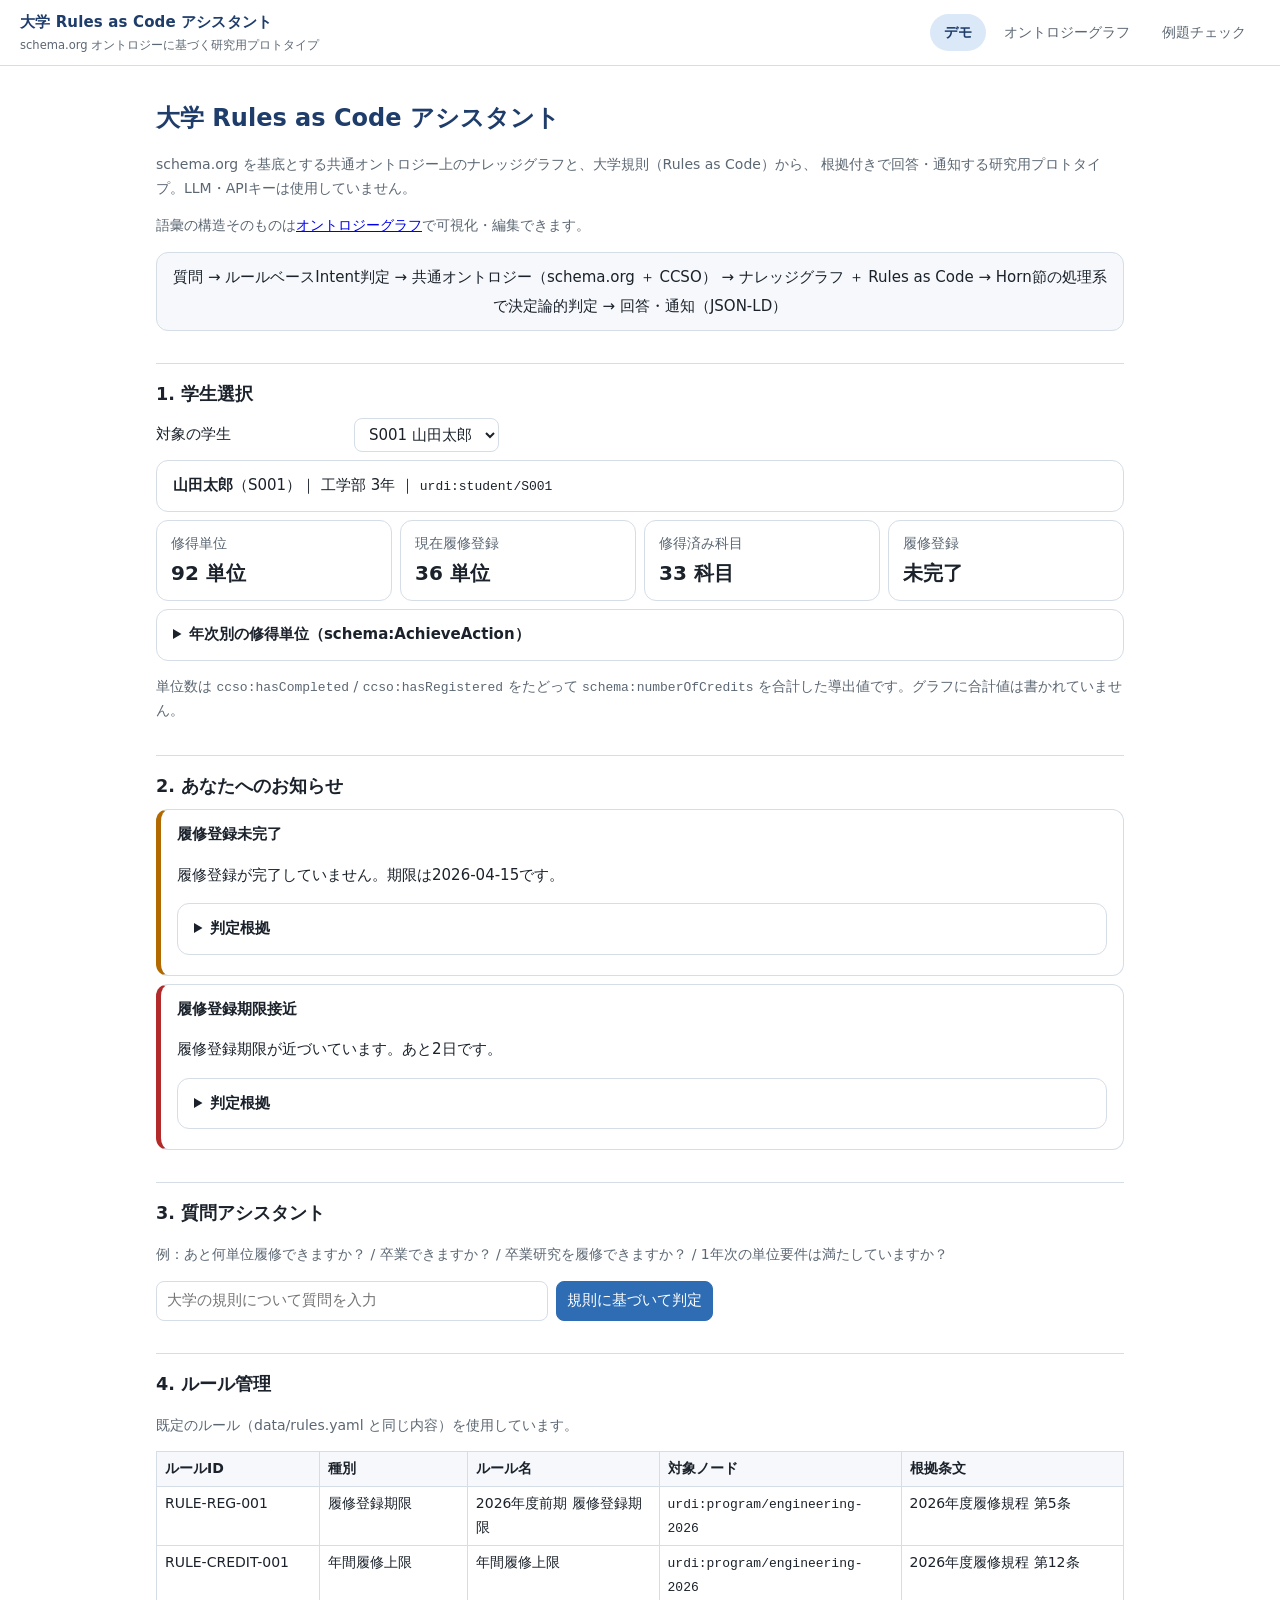
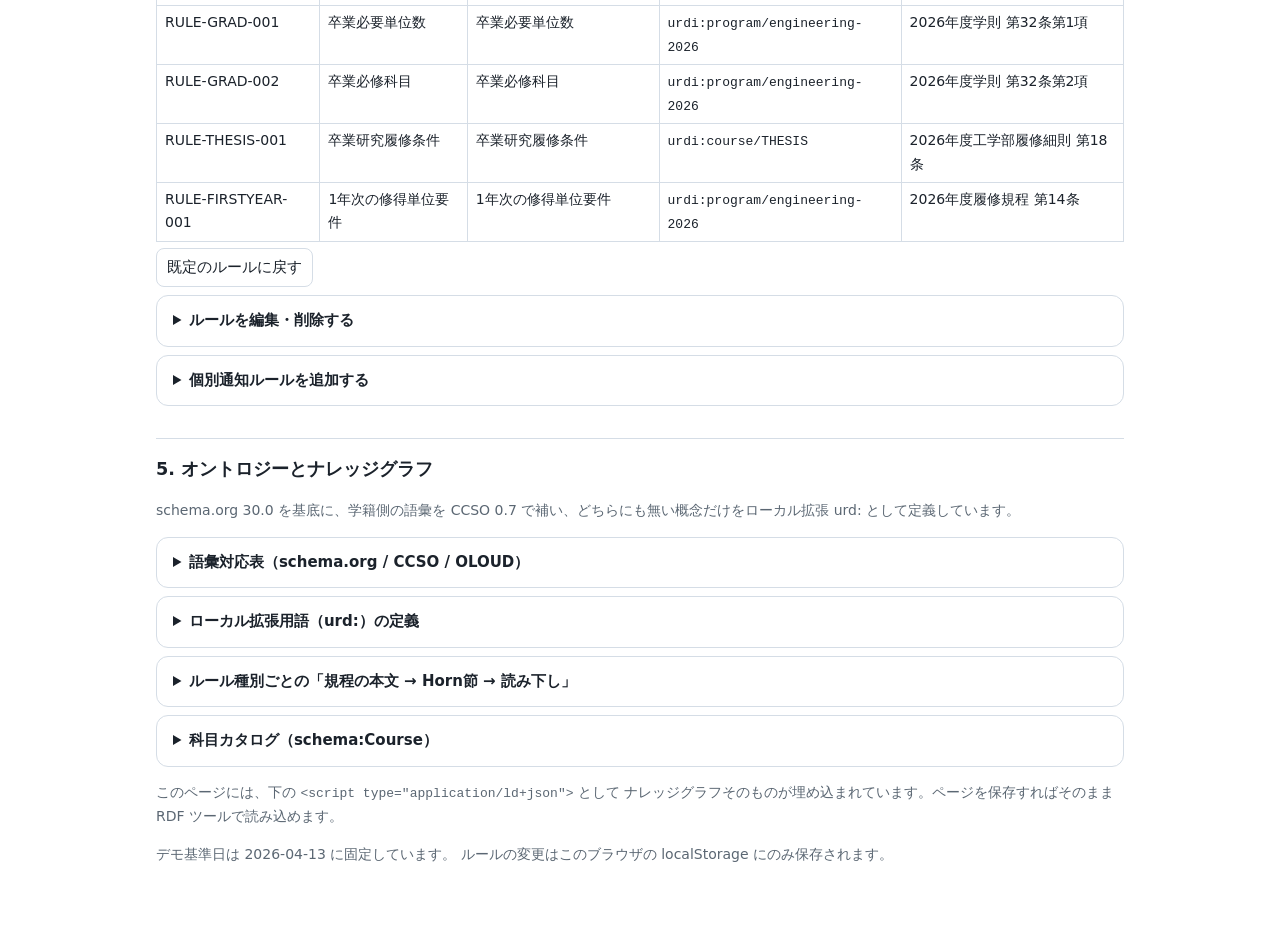
<file: docs/index.html>
<!DOCTYPE html>
<html lang="ja">
<head>
<meta charset="utf-8">
<meta name="viewport" content="width=device-width, initial-scale=1">
<title>大学 Rules as Code アシスタント（schema.orgオントロジー版）</title>
<link rel="stylesheet" href="assets/site.css">
</head>
<body>

<header class="site-header">
  <a class="brand" href="index.html">大学 Rules as Code アシスタント<small>schema.org オントロジーに基づく研究用プロトタイプ</small></a>
  <nav class="site-nav">
    <a href="index.html" aria-current="page">デモ</a>
    <a href="graph.html">オントロジーグラフ</a>
    <a href="examples.html">例題チェック</a>
  </nav>
</header>

<main class="wrap">
  <h1>大学 Rules as Code アシスタント</h1>
  <p class="muted">schema.org を基底とする共通オントロジー上のナレッジグラフと、大学規則（Rules as Code）から、
  根拠付きで回答・通知する研究用プロトタイプ。LLM・APIキーは使用していません。</p>
  <p class="muted">語彙の構造そのものは<a href="graph.html">オントロジーグラフ</a>で可視化・編集できます。</p>
  <div class="flow">質問 → ルールベースIntent判定 → 共通オントロジー（schema.org ＋ CCSO） →
  ナレッジグラフ ＋ Rules as Code → Horn節の処理系で決定論的判定 → 回答・通知（JSON-LD）</div>

  <h2>1. 学生選択</h2>
  <div class="row"><label for="student">対象の学生</label><select id="student"></select></div>
  <div class="card" id="student-card"></div>
  <div class="metrics" id="metrics"></div>
  <div id="completion-records"></div>
  <p class="muted">単位数は <code>ccso:hasCompleted</code> / <code>ccso:hasRegistered</code> をたどって
  <code>schema:numberOfCredits</code> を合計した導出値です。グラフに合計値は書かれていません。</p>

  <h2>2. あなたへのお知らせ</h2>
  <div id="notices"></div>

  <h2>3. 質問アシスタント</h2>
  <p class="muted">例：あと何単位履修できますか？ / 卒業できますか？ / 卒業研究を履修できますか？
  / 1年次の単位要件は満たしていますか？</p>
  <form id="question-form" class="row">
    <input id="question" size="42" placeholder="大学の規則について質問を入力">
    <button class="primary" type="submit">規則に基づいて判定</button>
  </form>
  <div id="answer"></div>

  <h2>4. ルール管理</h2>
  <p class="muted" id="rule-status"></p>
  <div id="rule-list"></div>
  <div class="row">
    <button id="reset">既定のルールに戻す</button>
  </div>
  <details id="edit-panel"><summary>ルールを編集・削除する</summary><div id="edit-body"></div></details>
  <details id="add-panel"><summary>個別通知ルールを追加する</summary><div id="add-body"></div></details>

  <h2>5. オントロジーとナレッジグラフ</h2>
  <p class="muted" id="ontology-versions"></p>
  <details><summary>語彙対応表（schema.org / CCSO / OLOUD）</summary>
    <div id="crosswalk" class="scroll"></div>
    <p class="muted">CCSO は <code>schema:Organization</code> / <code>schema:EducationalOrganization</code> を
    直接再利用しており schema.org と併用できます。OLOUD は AIISO / FOAF / Dublin Core の上に構築されており
    schema.org は使っていません。どちらも schema.org の一部ではありません。</p>
  </details>
  <details><summary>ローカル拡張用語（urd:）の定義</summary><div id="local-terms" class="scroll"></div></details>
  <details><summary>ルール種別ごとの「規程の本文 → Horn節 → 読み下し」</summary><div id="horn-clauses"></div></details>
  <details><summary>科目カタログ（schema:Course）</summary><div id="catalog" class="scroll"></div></details>
  <p class="muted">このページには、下の <code>&lt;script type="application/ld+json"&gt;</code> として
  ナレッジグラフそのものが埋め込まれています。ページを保存すればそのまま RDF ツールで読み込めます。</p>

  <p class="muted">デモ基準日は <span id="eval-date"></span> に固定しています。
  ルールの変更はこのブラウザの localStorage にのみ保存されます。</p>
</main>

<!-- BEGIN knowledge-graph (generated by scripts/sync_docs_data.py from data/university_graph.jsonld) -->
<script type="application/ld+json" id="knowledge-graph">
{
  "@context": {
    "schema": "https://schema.org/",
    "ccso": "https://w3id.org/ccso/ccso#",
    "oloud": "http://lod.nik.uni-obuda.hu/oloud/oloud#",
    "skos": "http://www.w3.org/2004/02/skos/core#",
    "rdf": "http://www.w3.org/1999/02/22-rdf-syntax-ns#",
    "rdfs": "http://www.w3.org/2000/01/rdf-schema#",
    "xsd": "http://www.w3.org/2001/XMLSchema#",
    "urd": "https://brightwaltz.github.io/university-rules-demo/ns#",
    "urdi": "https://brightwaltz.github.io/university-rules-demo/id/"
  },
  "@graph": [
    {
      "@id": "urdi:organization/demo-university",
      "@type": [
        "schema:CollegeOrUniversity",
        "ccso:University"
      ],
      "schema:name": "デモ工科大学",
      "schema:description": "研究用デモのための架空の大学。実在の大学ではない。"
    },
    {
      "@id": "urdi:organization/engineering",
      "@type": [
        "schema:EducationalOrganization",
        "ccso:School"
      ],
      "schema:name": "工学部",
      "schema:parentOrganization": {
        "@id": "urdi:organization/demo-university"
      }
    },
    {
      "@id": "urdi:credential/bachelor-engineering",
      "@type": "schema:EducationalOccupationalCredential",
      "schema:name": "学士（工学）",
      "schema:credentialCategory": "bachelor degree",
      "schema:educationalLevel": "学士課程",
      "schema:recognizedBy": {
        "@id": "urdi:organization/demo-university"
      }
    },
    {
      "@id": "urdi:program/engineering-2026",
      "@type": [
        "schema:EducationalOccupationalProgram",
        "ccso:ProgramofStudy"
      ],
      "schema:name": "工学部 学士課程（2026年度）",
      "schema:provider": {
        "@id": "urdi:organization/engineering"
      },
      "schema:termsPerYear": 2,
      "schema:educationalCredentialAwarded": {
        "@id": "urdi:credential/bachelor-engineering"
      },
      "ccso:academicYear": "2026",
      "rdfs:comment": "卒業必要単位数・年間履修上限・履修登録期限・必修科目は data/rules.yaml が保持する。"
    },
    {
      "@id": "urdi:terms/course-category",
      "@type": "schema:DefinedTermSet",
      "schema:name": "科目区分"
    },
    {
      "@id": "urdi:term/general-education",
      "@type": "schema:DefinedTerm",
      "schema:name": "教養科目",
      "schema:termCode": "GEN",
      "schema:inDefinedTermSet": {
        "@id": "urdi:terms/course-category"
      }
    },
    {
      "@id": "urdi:term/foundational",
      "@type": "schema:DefinedTerm",
      "schema:name": "専門基礎科目",
      "schema:termCode": "FND",
      "schema:inDefinedTermSet": {
        "@id": "urdi:terms/course-category"
      }
    },
    {
      "@id": "urdi:term/specialized",
      "@type": "schema:DefinedTerm",
      "schema:name": "専門科目",
      "schema:termCode": "SPC",
      "schema:inDefinedTermSet": {
        "@id": "urdi:terms/course-category"
      }
    },
    {
      "@id": "urdi:term/required",
      "@type": "schema:DefinedTerm",
      "schema:name": "必修科目",
      "schema:termCode": "REQ",
      "schema:inDefinedTermSet": {
        "@id": "urdi:terms/course-category"
      }
    },
    {
      "@id": "urdi:term/thesis",
      "@type": "schema:DefinedTerm",
      "schema:name": "卒業研究",
      "schema:termCode": "THESIS",
      "schema:inDefinedTermSet": {
        "@id": "urdi:terms/course-category"
      }
    },
    {
      "@id": "urdi:terms/admission-category",
      "@type": "schema:DefinedTermSet",
      "schema:name": "入学区分"
    },
    {
      "@id": "urdi:term/regular-admission",
      "@type": "schema:DefinedTerm",
      "schema:name": "一般入学",
      "schema:termCode": "REGULAR",
      "schema:inDefinedTermSet": {
        "@id": "urdi:terms/admission-category"
      }
    },
    {
      "@id": "urdi:term/transfer-admission",
      "@type": "schema:DefinedTerm",
      "schema:name": "編入学",
      "schema:termCode": "TRANSFER",
      "schema:inDefinedTermSet": {
        "@id": "urdi:terms/admission-category"
      }
    },
    {
      "@id": "urdi:course/GEN-01",
      "@type": [
        "schema:Course",
        "ccso:Course"
      ],
      "schema:name": "哲学入門",
      "schema:courseCode": "GEN-01",
      "schema:numberOfCredits": 2,
      "schema:provider": {
        "@id": "urdi:organization/engineering"
      },
      "urd:courseCategory": {
        "@id": "urdi:term/general-education"
      }
    },
    {
      "@id": "urdi:course/GEN-02",
      "@type": [
        "schema:Course",
        "ccso:Course"
      ],
      "schema:name": "倫理学",
      "schema:courseCode": "GEN-02",
      "schema:numberOfCredits": 2,
      "schema:provider": {
        "@id": "urdi:organization/engineering"
      },
      "urd:courseCategory": {
        "@id": "urdi:term/general-education"
      }
    },
    {
      "@id": "urdi:course/GEN-03",
      "@type": [
        "schema:Course",
        "ccso:Course"
      ],
      "schema:name": "心理学概論",
      "schema:courseCode": "GEN-03",
      "schema:numberOfCredits": 2,
      "schema:provider": {
        "@id": "urdi:organization/engineering"
      },
      "urd:courseCategory": {
        "@id": "urdi:term/general-education"
      }
    },
    {
      "@id": "urdi:course/GEN-04",
      "@type": [
        "schema:Course",
        "ccso:Course"
      ],
      "schema:name": "社会学概論",
      "schema:courseCode": "GEN-04",
      "schema:numberOfCredits": 2,
      "schema:provider": {
        "@id": "urdi:organization/engineering"
      },
      "urd:courseCategory": {
        "@id": "urdi:term/general-education"
      }
    },
    {
      "@id": "urdi:course/GEN-05",
      "@type": [
        "schema:Course",
        "ccso:Course"
      ],
      "schema:name": "経済学入門",
      "schema:courseCode": "GEN-05",
      "schema:numberOfCredits": 2,
      "schema:provider": {
        "@id": "urdi:organization/engineering"
      },
      "urd:courseCategory": {
        "@id": "urdi:term/general-education"
      }
    },
    {
      "@id": "urdi:course/GEN-06",
      "@type": [
        "schema:Course",
        "ccso:Course"
      ],
      "schema:name": "歴史学概論",
      "schema:courseCode": "GEN-06",
      "schema:numberOfCredits": 2,
      "schema:provider": {
        "@id": "urdi:organization/engineering"
      },
      "urd:courseCategory": {
        "@id": "urdi:term/general-education"
      }
    },
    {
      "@id": "urdi:course/GEN-07",
      "@type": [
        "schema:Course",
        "ccso:Course"
      ],
      "schema:name": "文学と表現",
      "schema:courseCode": "GEN-07",
      "schema:numberOfCredits": 2,
      "schema:provider": {
        "@id": "urdi:organization/engineering"
      },
      "urd:courseCategory": {
        "@id": "urdi:term/general-education"
      }
    },
    {
      "@id": "urdi:course/GEN-08",
      "@type": [
        "schema:Course",
        "ccso:Course"
      ],
      "schema:name": "日本国憲法",
      "schema:courseCode": "GEN-08",
      "schema:numberOfCredits": 2,
      "schema:provider": {
        "@id": "urdi:organization/engineering"
      },
      "urd:courseCategory": {
        "@id": "urdi:term/general-education"
      }
    },
    {
      "@id": "urdi:course/GEN-09",
      "@type": [
        "schema:Course",
        "ccso:Course"
      ],
      "schema:name": "統計入門",
      "schema:courseCode": "GEN-09",
      "schema:numberOfCredits": 2,
      "schema:provider": {
        "@id": "urdi:organization/engineering"
      },
      "urd:courseCategory": {
        "@id": "urdi:term/general-education"
      }
    },
    {
      "@id": "urdi:course/GEN-10",
      "@type": [
        "schema:Course",
        "ccso:Course"
      ],
      "schema:name": "情報倫理",
      "schema:courseCode": "GEN-10",
      "schema:numberOfCredits": 2,
      "schema:provider": {
        "@id": "urdi:organization/engineering"
      },
      "urd:courseCategory": {
        "@id": "urdi:term/general-education"
      }
    },
    {
      "@id": "urdi:course/GEN-11",
      "@type": [
        "schema:Course",
        "ccso:Course"
      ],
      "schema:name": "科学技術史",
      "schema:courseCode": "GEN-11",
      "schema:numberOfCredits": 2,
      "schema:provider": {
        "@id": "urdi:organization/engineering"
      },
      "urd:courseCategory": {
        "@id": "urdi:term/general-education"
      }
    },
    {
      "@id": "urdi:course/GEN-12",
      "@type": [
        "schema:Course",
        "ccso:Course"
      ],
      "schema:name": "英語コミュニケーションⅠ",
      "schema:courseCode": "GEN-12",
      "schema:numberOfCredits": 2,
      "schema:provider": {
        "@id": "urdi:organization/engineering"
      },
      "urd:courseCategory": {
        "@id": "urdi:term/general-education"
      }
    },
    {
      "@id": "urdi:course/GEN-13",
      "@type": [
        "schema:Course",
        "ccso:Course"
      ],
      "schema:name": "英語コミュニケーションⅡ",
      "schema:courseCode": "GEN-13",
      "schema:numberOfCredits": 2,
      "schema:provider": {
        "@id": "urdi:organization/engineering"
      },
      "urd:courseCategory": {
        "@id": "urdi:term/general-education"
      }
    },
    {
      "@id": "urdi:course/GEN-14",
      "@type": [
        "schema:Course",
        "ccso:Course"
      ],
      "schema:name": "英語リーディング",
      "schema:courseCode": "GEN-14",
      "schema:numberOfCredits": 2,
      "schema:provider": {
        "@id": "urdi:organization/engineering"
      },
      "urd:courseCategory": {
        "@id": "urdi:term/general-education"
      }
    },
    {
      "@id": "urdi:course/GEN-15",
      "@type": [
        "schema:Course",
        "ccso:Course"
      ],
      "schema:name": "第二外国語Ⅰ",
      "schema:courseCode": "GEN-15",
      "schema:numberOfCredits": 2,
      "schema:provider": {
        "@id": "urdi:organization/engineering"
      },
      "urd:courseCategory": {
        "@id": "urdi:term/general-education"
      }
    },
    {
      "@id": "urdi:course/GEN-16",
      "@type": [
        "schema:Course",
        "ccso:Course"
      ],
      "schema:name": "第二外国語Ⅱ",
      "schema:courseCode": "GEN-16",
      "schema:numberOfCredits": 2,
      "schema:provider": {
        "@id": "urdi:organization/engineering"
      },
      "urd:courseCategory": {
        "@id": "urdi:term/general-education"
      }
    },
    {
      "@id": "urdi:course/GEN-17",
      "@type": [
        "schema:Course",
        "ccso:Course"
      ],
      "schema:name": "健康科学",
      "schema:courseCode": "GEN-17",
      "schema:numberOfCredits": 2,
      "schema:provider": {
        "@id": "urdi:organization/engineering"
      },
      "urd:courseCategory": {
        "@id": "urdi:term/general-education"
      }
    },
    {
      "@id": "urdi:course/GEN-18",
      "@type": [
        "schema:Course",
        "ccso:Course"
      ],
      "schema:name": "スポーツ実習",
      "schema:courseCode": "GEN-18",
      "schema:numberOfCredits": 2,
      "schema:provider": {
        "@id": "urdi:organization/engineering"
      },
      "urd:courseCategory": {
        "@id": "urdi:term/general-education"
      }
    },
    {
      "@id": "urdi:course/GEN-19",
      "@type": [
        "schema:Course",
        "ccso:Course"
      ],
      "schema:name": "環境と社会",
      "schema:courseCode": "GEN-19",
      "schema:numberOfCredits": 2,
      "schema:provider": {
        "@id": "urdi:organization/engineering"
      },
      "urd:courseCategory": {
        "@id": "urdi:term/general-education"
      }
    },
    {
      "@id": "urdi:course/GEN-20",
      "@type": [
        "schema:Course",
        "ccso:Course"
      ],
      "schema:name": "キャリアデザイン",
      "schema:courseCode": "GEN-20",
      "schema:numberOfCredits": 2,
      "schema:provider": {
        "@id": "urdi:organization/engineering"
      },
      "urd:courseCategory": {
        "@id": "urdi:term/general-education"
      }
    },
    {
      "@id": "urdi:course/GEN-21",
      "@type": [
        "schema:Course",
        "ccso:Course"
      ],
      "schema:name": "データと社会",
      "schema:courseCode": "GEN-21",
      "schema:numberOfCredits": 2,
      "schema:provider": {
        "@id": "urdi:organization/engineering"
      },
      "urd:courseCategory": {
        "@id": "urdi:term/general-education"
      }
    },
    {
      "@id": "urdi:course/GEN-22",
      "@type": [
        "schema:Course",
        "ccso:Course"
      ],
      "schema:name": "異文化理解",
      "schema:courseCode": "GEN-22",
      "schema:numberOfCredits": 2,
      "schema:provider": {
        "@id": "urdi:organization/engineering"
      },
      "urd:courseCategory": {
        "@id": "urdi:term/general-education"
      }
    },
    {
      "@id": "urdi:course/GEN-23",
      "@type": [
        "schema:Course",
        "ccso:Course"
      ],
      "schema:name": "芸術鑑賞論",
      "schema:courseCode": "GEN-23",
      "schema:numberOfCredits": 2,
      "schema:provider": {
        "@id": "urdi:organization/engineering"
      },
      "urd:courseCategory": {
        "@id": "urdi:term/general-education"
      }
    },
    {
      "@id": "urdi:course/GEN-24",
      "@type": [
        "schema:Course",
        "ccso:Course"
      ],
      "schema:name": "ボランティア実践",
      "schema:courseCode": "GEN-24",
      "schema:numberOfCredits": 2,
      "schema:provider": {
        "@id": "urdi:organization/engineering"
      },
      "urd:courseCategory": {
        "@id": "urdi:term/general-education"
      }
    },
    {
      "@id": "urdi:course/FND-01",
      "@type": [
        "schema:Course",
        "ccso:Course"
      ],
      "schema:name": "微分積分学Ⅰ",
      "schema:courseCode": "FND-01",
      "schema:numberOfCredits": 4,
      "schema:provider": {
        "@id": "urdi:organization/engineering"
      },
      "urd:courseCategory": {
        "@id": "urdi:term/foundational"
      }
    },
    {
      "@id": "urdi:course/FND-02",
      "@type": [
        "schema:Course",
        "ccso:Course"
      ],
      "schema:name": "微分積分学Ⅱ",
      "schema:courseCode": "FND-02",
      "schema:numberOfCredits": 4,
      "schema:provider": {
        "@id": "urdi:organization/engineering"
      },
      "urd:courseCategory": {
        "@id": "urdi:term/foundational"
      }
    },
    {
      "@id": "urdi:course/FND-03",
      "@type": [
        "schema:Course",
        "ccso:Course"
      ],
      "schema:name": "線形代数学Ⅰ",
      "schema:courseCode": "FND-03",
      "schema:numberOfCredits": 4,
      "schema:provider": {
        "@id": "urdi:organization/engineering"
      },
      "urd:courseCategory": {
        "@id": "urdi:term/foundational"
      }
    },
    {
      "@id": "urdi:course/FND-04",
      "@type": [
        "schema:Course",
        "ccso:Course"
      ],
      "schema:name": "線形代数学Ⅱ",
      "schema:courseCode": "FND-04",
      "schema:numberOfCredits": 4,
      "schema:provider": {
        "@id": "urdi:organization/engineering"
      },
      "urd:courseCategory": {
        "@id": "urdi:term/foundational"
      }
    },
    {
      "@id": "urdi:course/FND-05",
      "@type": [
        "schema:Course",
        "ccso:Course"
      ],
      "schema:name": "物理学Ⅰ",
      "schema:courseCode": "FND-05",
      "schema:numberOfCredits": 4,
      "schema:provider": {
        "@id": "urdi:organization/engineering"
      },
      "urd:courseCategory": {
        "@id": "urdi:term/foundational"
      }
    },
    {
      "@id": "urdi:course/FND-06",
      "@type": [
        "schema:Course",
        "ccso:Course"
      ],
      "schema:name": "物理学Ⅱ",
      "schema:courseCode": "FND-06",
      "schema:numberOfCredits": 4,
      "schema:provider": {
        "@id": "urdi:organization/engineering"
      },
      "urd:courseCategory": {
        "@id": "urdi:term/foundational"
      }
    },
    {
      "@id": "urdi:course/FND-07",
      "@type": [
        "schema:Course",
        "ccso:Course"
      ],
      "schema:name": "化学基礎",
      "schema:courseCode": "FND-07",
      "schema:numberOfCredits": 4,
      "schema:provider": {
        "@id": "urdi:organization/engineering"
      },
      "urd:courseCategory": {
        "@id": "urdi:term/foundational"
      }
    },
    {
      "@id": "urdi:course/FND-08",
      "@type": [
        "schema:Course",
        "ccso:Course"
      ],
      "schema:name": "確率統計",
      "schema:courseCode": "FND-08",
      "schema:numberOfCredits": 4,
      "schema:provider": {
        "@id": "urdi:organization/engineering"
      },
      "urd:courseCategory": {
        "@id": "urdi:term/foundational"
      }
    },
    {
      "@id": "urdi:course/FND-09",
      "@type": [
        "schema:Course",
        "ccso:Course"
      ],
      "schema:name": "プログラミング基礎",
      "schema:courseCode": "FND-09",
      "schema:numberOfCredits": 4,
      "schema:provider": {
        "@id": "urdi:organization/engineering"
      },
      "urd:courseCategory": {
        "@id": "urdi:term/foundational"
      }
    },
    {
      "@id": "urdi:course/FND-10",
      "@type": [
        "schema:Course",
        "ccso:Course"
      ],
      "schema:name": "プログラミング演習",
      "schema:courseCode": "FND-10",
      "schema:numberOfCredits": 4,
      "schema:provider": {
        "@id": "urdi:organization/engineering"
      },
      "urd:courseCategory": {
        "@id": "urdi:term/foundational"
      }
    },
    {
      "@id": "urdi:course/FND-11",
      "@type": [
        "schema:Course",
        "ccso:Course"
      ],
      "schema:name": "離散数学",
      "schema:courseCode": "FND-11",
      "schema:numberOfCredits": 4,
      "schema:provider": {
        "@id": "urdi:organization/engineering"
      },
      "urd:courseCategory": {
        "@id": "urdi:term/foundational"
      }
    },
    {
      "@id": "urdi:course/FND-12",
      "@type": [
        "schema:Course",
        "ccso:Course"
      ],
      "schema:name": "電気回路",
      "schema:courseCode": "FND-12",
      "schema:numberOfCredits": 4,
      "schema:provider": {
        "@id": "urdi:organization/engineering"
      },
      "urd:courseCategory": {
        "@id": "urdi:term/foundational"
      }
    },
    {
      "@id": "urdi:course/FND-13",
      "@type": [
        "schema:Course",
        "ccso:Course"
      ],
      "schema:name": "論理回路",
      "schema:courseCode": "FND-13",
      "schema:numberOfCredits": 4,
      "schema:provider": {
        "@id": "urdi:organization/engineering"
      },
      "urd:courseCategory": {
        "@id": "urdi:term/foundational"
      }
    },
    {
      "@id": "urdi:course/FND-14",
      "@type": [
        "schema:Course",
        "ccso:Course"
      ],
      "schema:name": "微分方程式",
      "schema:courseCode": "FND-14",
      "schema:numberOfCredits": 4,
      "schema:provider": {
        "@id": "urdi:organization/engineering"
      },
      "urd:courseCategory": {
        "@id": "urdi:term/foundational"
      }
    },
    {
      "@id": "urdi:course/SPC-01",
      "@type": [
        "schema:Course",
        "ccso:Course"
      ],
      "schema:name": "データ構造とアルゴリズム",
      "schema:courseCode": "SPC-01",
      "schema:numberOfCredits": 2,
      "schema:provider": {
        "@id": "urdi:organization/engineering"
      },
      "urd:courseCategory": {
        "@id": "urdi:term/specialized"
      }
    },
    {
      "@id": "urdi:course/SPC-02",
      "@type": [
        "schema:Course",
        "ccso:Course"
      ],
      "schema:name": "オペレーティングシステム",
      "schema:courseCode": "SPC-02",
      "schema:numberOfCredits": 2,
      "schema:provider": {
        "@id": "urdi:organization/engineering"
      },
      "urd:courseCategory": {
        "@id": "urdi:term/specialized"
      }
    },
    {
      "@id": "urdi:course/SPC-03",
      "@type": [
        "schema:Course",
        "ccso:Course"
      ],
      "schema:name": "コンピュータアーキテクチャ",
      "schema:courseCode": "SPC-03",
      "schema:numberOfCredits": 2,
      "schema:provider": {
        "@id": "urdi:organization/engineering"
      },
      "urd:courseCategory": {
        "@id": "urdi:term/specialized"
      }
    },
    {
      "@id": "urdi:course/SPC-04",
      "@type": [
        "schema:Course",
        "ccso:Course"
      ],
      "schema:name": "データベース論",
      "schema:courseCode": "SPC-04",
      "schema:numberOfCredits": 2,
      "schema:provider": {
        "@id": "urdi:organization/engineering"
      },
      "urd:courseCategory": {
        "@id": "urdi:term/specialized"
      }
    },
    {
      "@id": "urdi:course/SPC-05",
      "@type": [
        "schema:Course",
        "ccso:Course"
      ],
      "schema:name": "ネットワーク工学",
      "schema:courseCode": "SPC-05",
      "schema:numberOfCredits": 2,
      "schema:provider": {
        "@id": "urdi:organization/engineering"
      },
      "urd:courseCategory": {
        "@id": "urdi:term/specialized"
      }
    },
    {
      "@id": "urdi:course/SPC-06",
      "@type": [
        "schema:Course",
        "ccso:Course"
      ],
      "schema:name": "ソフトウェア工学",
      "schema:courseCode": "SPC-06",
      "schema:numberOfCredits": 2,
      "schema:provider": {
        "@id": "urdi:organization/engineering"
      },
      "urd:courseCategory": {
        "@id": "urdi:term/specialized"
      }
    },
    {
      "@id": "urdi:course/SPC-07",
      "@type": [
        "schema:Course",
        "ccso:Course"
      ],
      "schema:name": "人工知能概論",
      "schema:courseCode": "SPC-07",
      "schema:numberOfCredits": 2,
      "schema:provider": {
        "@id": "urdi:organization/engineering"
      },
      "urd:courseCategory": {
        "@id": "urdi:term/specialized"
      }
    },
    {
      "@id": "urdi:course/SPC-08",
      "@type": [
        "schema:Course",
        "ccso:Course"
      ],
      "schema:name": "機械学習",
      "schema:courseCode": "SPC-08",
      "schema:numberOfCredits": 2,
      "schema:provider": {
        "@id": "urdi:organization/engineering"
      },
      "urd:courseCategory": {
        "@id": "urdi:term/specialized"
      }
    },
    {
      "@id": "urdi:course/SPC-09",
      "@type": [
        "schema:Course",
        "ccso:Course"
      ],
      "schema:name": "信号処理",
      "schema:courseCode": "SPC-09",
      "schema:numberOfCredits": 2,
      "schema:provider": {
        "@id": "urdi:organization/engineering"
      },
      "urd:courseCategory": {
        "@id": "urdi:term/specialized"
      }
    },
    {
      "@id": "urdi:course/SPC-10",
      "@type": [
        "schema:Course",
        "ccso:Course"
      ],
      "schema:name": "制御工学",
      "schema:courseCode": "SPC-10",
      "schema:numberOfCredits": 2,
      "schema:provider": {
        "@id": "urdi:organization/engineering"
      },
      "urd:courseCategory": {
        "@id": "urdi:term/specialized"
      }
    },
    {
      "@id": "urdi:course/SPC-11",
      "@type": [
        "schema:Course",
        "ccso:Course"
      ],
      "schema:name": "画像処理",
      "schema:courseCode": "SPC-11",
      "schema:numberOfCredits": 2,
      "schema:provider": {
        "@id": "urdi:organization/engineering"
      },
      "urd:courseCategory": {
        "@id": "urdi:term/specialized"
      }
    },
    {
      "@id": "urdi:course/SPC-12",
      "@type": [
        "schema:Course",
        "ccso:Course"
      ],
      "schema:name": "自然言語処理",
      "schema:courseCode": "SPC-12",
      "schema:numberOfCredits": 2,
      "schema:provider": {
        "@id": "urdi:organization/engineering"
      },
      "urd:courseCategory": {
        "@id": "urdi:term/specialized"
      }
    },
    {
      "@id": "urdi:course/SPC-13",
      "@type": [
        "schema:Course",
        "ccso:Course"
      ],
      "schema:name": "情報セキュリティ",
      "schema:courseCode": "SPC-13",
      "schema:numberOfCredits": 2,
      "schema:provider": {
        "@id": "urdi:organization/engineering"
      },
      "urd:courseCategory": {
        "@id": "urdi:term/specialized"
      }
    },
    {
      "@id": "urdi:course/SPC-14",
      "@type": [
        "schema:Course",
        "ccso:Course"
      ],
      "schema:name": "分散システム",
      "schema:courseCode": "SPC-14",
      "schema:numberOfCredits": 2,
      "schema:provider": {
        "@id": "urdi:organization/engineering"
      },
      "urd:courseCategory": {
        "@id": "urdi:term/specialized"
      }
    },
    {
      "@id": "urdi:course/SPC-15",
      "@type": [
        "schema:Course",
        "ccso:Course"
      ],
      "schema:name": "ヒューマンインタフェース",
      "schema:courseCode": "SPC-15",
      "schema:numberOfCredits": 2,
      "schema:provider": {
        "@id": "urdi:organization/engineering"
      },
      "urd:courseCategory": {
        "@id": "urdi:term/specialized"
      }
    },
    {
      "@id": "urdi:course/SPC-16",
      "@type": [
        "schema:Course",
        "ccso:Course"
      ],
      "schema:name": "知識工学",
      "schema:courseCode": "SPC-16",
      "schema:numberOfCredits": 2,
      "schema:provider": {
        "@id": "urdi:organization/engineering"
      },
      "urd:courseCategory": {
        "@id": "urdi:term/specialized"
      }
    },
    {
      "@id": "urdi:course/SPC-17",
      "@type": [
        "schema:Course",
        "ccso:Course"
      ],
      "schema:name": "セマンティックウェブ",
      "schema:courseCode": "SPC-17",
      "schema:numberOfCredits": 2,
      "schema:provider": {
        "@id": "urdi:organization/engineering"
      },
      "urd:courseCategory": {
        "@id": "urdi:term/specialized"
      }
    },
    {
      "@id": "urdi:course/SPC-18",
      "@type": [
        "schema:Course",
        "ccso:Course"
      ],
      "schema:name": "数値解析",
      "schema:courseCode": "SPC-18",
      "schema:numberOfCredits": 2,
      "schema:provider": {
        "@id": "urdi:organization/engineering"
      },
      "urd:courseCategory": {
        "@id": "urdi:term/specialized"
      }
    },
    {
      "@id": "urdi:course/SPC-19",
      "@type": [
        "schema:Course",
        "ccso:Course"
      ],
      "schema:name": "最適化理論",
      "schema:courseCode": "SPC-19",
      "schema:numberOfCredits": 2,
      "schema:provider": {
        "@id": "urdi:organization/engineering"
      },
      "urd:courseCategory": {
        "@id": "urdi:term/specialized"
      }
    },
    {
      "@id": "urdi:course/SPC-20",
      "@type": [
        "schema:Course",
        "ccso:Course"
      ],
      "schema:name": "計算機統計",
      "schema:courseCode": "SPC-20",
      "schema:numberOfCredits": 2,
      "schema:provider": {
        "@id": "urdi:organization/engineering"
      },
      "urd:courseCategory": {
        "@id": "urdi:term/specialized"
      }
    },
    {
      "@id": "urdi:course/SPC-21",
      "@type": [
        "schema:Course",
        "ccso:Course"
      ],
      "schema:name": "組込みシステム",
      "schema:courseCode": "SPC-21",
      "schema:numberOfCredits": 2,
      "schema:provider": {
        "@id": "urdi:organization/engineering"
      },
      "urd:courseCategory": {
        "@id": "urdi:term/specialized"
      }
    },
    {
      "@id": "urdi:course/SPC-22",
      "@type": [
        "schema:Course",
        "ccso:Course"
      ],
      "schema:name": "ロボティクス",
      "schema:courseCode": "SPC-22",
      "schema:numberOfCredits": 2,
      "schema:provider": {
        "@id": "urdi:organization/engineering"
      },
      "urd:courseCategory": {
        "@id": "urdi:term/specialized"
      }
    },
    {
      "@id": "urdi:course/SPC-23",
      "@type": [
        "schema:Course",
        "ccso:Course"
      ],
      "schema:name": "プロジェクト演習Ⅰ",
      "schema:courseCode": "SPC-23",
      "schema:numberOfCredits": 2,
      "schema:provider": {
        "@id": "urdi:organization/engineering"
      },
      "urd:courseCategory": {
        "@id": "urdi:term/specialized"
      }
    },
    {
      "@id": "urdi:course/SPC-24",
      "@type": [
        "schema:Course",
        "ccso:Course"
      ],
      "schema:name": "プロジェクト演習Ⅱ",
      "schema:courseCode": "SPC-24",
      "schema:numberOfCredits": 2,
      "schema:provider": {
        "@id": "urdi:organization/engineering"
      },
      "urd:courseCategory": {
        "@id": "urdi:term/specialized"
      }
    },
    {
      "@id": "urdi:course/REQ-A",
      "@type": [
        "schema:Course",
        "ccso:Course"
      ],
      "schema:name": "必修A",
      "schema:courseCode": "REQ-A",
      "schema:numberOfCredits": 4,
      "schema:provider": {
        "@id": "urdi:organization/engineering"
      },
      "urd:courseCategory": {
        "@id": "urdi:term/required"
      }
    },
    {
      "@id": "urdi:course/REQ-B",
      "@type": [
        "schema:Course",
        "ccso:Course"
      ],
      "schema:name": "必修B",
      "schema:courseCode": "REQ-B",
      "schema:numberOfCredits": 4,
      "schema:provider": {
        "@id": "urdi:organization/engineering"
      },
      "urd:courseCategory": {
        "@id": "urdi:term/required"
      }
    },
    {
      "@id": "urdi:course/THESIS",
      "@type": [
        "schema:Course",
        "ccso:Course"
      ],
      "schema:name": "卒業研究",
      "schema:courseCode": "THESIS",
      "schema:numberOfCredits": 8,
      "schema:provider": {
        "@id": "urdi:organization/engineering"
      },
      "urd:courseCategory": {
        "@id": "urdi:term/thesis"
      }
    },
    {
      "@id": "urdi:legislation/gakusoku-2026",
      "@type": "schema:Legislation",
      "schema:name": "2026年度学則",
      "schema:legislationIdentifier": "学則",
      "schema:legislationType": "学則",
      "schema:legislationDate": {
        "@value": "2026-04-01",
        "@type": "xsd:date"
      },
      "schema:legislationJurisdiction": {
        "@id": "urdi:organization/demo-university"
      },
      "schema:inLanguage": "ja"
    },
    {
      "@id": "urdi:legislation/gakusoku-2026/art32-1",
      "@type": "schema:Legislation",
      "schema:name": "卒業に必要な単位数",
      "schema:legislationIdentifier": "第32条第1項",
      "schema:isPartOf": {
        "@id": "urdi:legislation/gakusoku-2026"
      },
      "schema:inLanguage": "ja",
      "schema:text": "卒業の要件は、所定の授業科目を履修し、124単位以上を修得することとする。"
    },
    {
      "@id": "urdi:legislation/gakusoku-2026/art32-2",
      "@type": "schema:Legislation",
      "schema:name": "卒業に必要な必修科目",
      "schema:legislationIdentifier": "第32条第2項",
      "schema:isPartOf": {
        "@id": "urdi:legislation/gakusoku-2026"
      },
      "schema:inLanguage": "ja",
      "schema:text": "前項の単位には、必修A及び必修Bの単位を含まなければならない。"
    },
    {
      "@id": "urdi:legislation/risyu-kitei-2026",
      "@type": "schema:Legislation",
      "schema:name": "2026年度履修規程",
      "schema:legislationIdentifier": "履修規程",
      "schema:legislationType": "規程",
      "schema:legislationDate": {
        "@value": "2026-04-01",
        "@type": "xsd:date"
      },
      "schema:legislationJurisdiction": {
        "@id": "urdi:organization/demo-university"
      },
      "schema:inLanguage": "ja"
    },
    {
      "@id": "urdi:legislation/risyu-kitei-2026/art5",
      "@type": "schema:Legislation",
      "schema:name": "履修登録の期限",
      "schema:legislationIdentifier": "第5条",
      "schema:isPartOf": {
        "@id": "urdi:legislation/risyu-kitei-2026"
      },
      "schema:inLanguage": "ja",
      "schema:text": "2026年度前期の履修登録は、2026年4月15日までに行わなければならない。"
    },
    {
      "@id": "urdi:legislation/risyu-kitei-2026/art12",
      "@type": "schema:Legislation",
      "schema:name": "年間の履修登録単位数の上限",
      "schema:legislationIdentifier": "第12条",
      "schema:isPartOf": {
        "@id": "urdi:legislation/risyu-kitei-2026"
      },
      "schema:inLanguage": "ja",
      "schema:text": "学生が1年間に履修登録できる単位数の上限は、48単位とする。"
    },
    {
      "@id": "urdi:legislation/risyu-kitei-2026/art14",
      "@type": "schema:Legislation",
      "schema:name": "第1年次に修得すべき単位数",
      "schema:legislationIdentifier": "第14条",
      "schema:isPartOf": {
        "@id": "urdi:legislation/risyu-kitei-2026"
      },
      "schema:inLanguage": "ja",
      "schema:text": "学生は、第1年次において、卒業に必要な単位数の4分の1以上を修得しなければならない。2 前項に定める単位数を修得できなかった学生は、修学指導の対象とする。"
    },
    {
      "@id": "urdi:legislation/kougakubu-saisoku-2026",
      "@type": "schema:Legislation",
      "schema:name": "2026年度工学部履修細則",
      "schema:legislationIdentifier": "工学部履修細則",
      "schema:legislationType": "細則",
      "schema:legislationDate": {
        "@value": "2026-04-01",
        "@type": "xsd:date"
      },
      "schema:legislationJurisdiction": {
        "@id": "urdi:organization/demo-university"
      },
      "schema:inLanguage": "ja"
    },
    {
      "@id": "urdi:legislation/kougakubu-saisoku-2026/art18",
      "@type": "schema:Legislation",
      "schema:name": "卒業研究の履修条件",
      "schema:legislationIdentifier": "第18条",
      "schema:isPartOf": {
        "@id": "urdi:legislation/kougakubu-saisoku-2026"
      },
      "schema:inLanguage": "ja",
      "schema:text": "卒業研究を履修するためには、第4年次以上に在籍し、100単位以上を修得し、かつ必修A及び必修Bを修得していなければならない。"
    },
    {
      "@id": "urdi:student/S001",
      "@type": [
        "schema:Person",
        "ccso:UndergraduateStudent"
      ],
      "schema:identifier": "S001",
      "schema:name": "山田太郎",
      "schema:affiliation": {
        "@id": "urdi:organization/engineering"
      },
      "ccso:enrolledIn": {
        "@id": "urdi:program/engineering-2026"
      },
      "urd:yearOfStudy": 3,
      "urd:admissionCategory": {
        "@id": "urdi:term/regular-admission"
      },
      "ccso:hasCompleted": [
        {
          "@id": "urdi:course/REQ-A"
        },
        {
          "@id": "urdi:course/GEN-01"
        },
        {
          "@id": "urdi:course/GEN-02"
        },
        {
          "@id": "urdi:course/GEN-03"
        },
        {
          "@id": "urdi:course/GEN-04"
        },
        {
          "@id": "urdi:course/GEN-05"
        },
        {
          "@id": "urdi:course/GEN-06"
        },
        {
          "@id": "urdi:course/GEN-07"
        },
        {
          "@id": "urdi:course/GEN-08"
        },
        {
          "@id": "urdi:course/GEN-09"
        },
        {
          "@id": "urdi:course/GEN-10"
        },
        {
          "@id": "urdi:course/GEN-11"
        },
        {
          "@id": "urdi:course/GEN-12"
        },
        {
          "@id": "urdi:course/GEN-13"
        },
        {
          "@id": "urdi:course/GEN-14"
        },
        {
          "@id": "urdi:course/GEN-15"
        },
        {
          "@id": "urdi:course/GEN-16"
        },
        {
          "@id": "urdi:course/GEN-17"
        },
        {
          "@id": "urdi:course/GEN-18"
        },
        {
          "@id": "urdi:course/GEN-19"
        },
        {
          "@id": "urdi:course/GEN-20"
        },
        {
          "@id": "urdi:course/FND-01"
        },
        {
          "@id": "urdi:course/FND-02"
        },
        {
          "@id": "urdi:course/FND-03"
        },
        {
          "@id": "urdi:course/FND-04"
        },
        {
          "@id": "urdi:course/FND-05"
        },
        {
          "@id": "urdi:course/FND-06"
        },
        {
          "@id": "urdi:course/FND-07"
        },
        {
          "@id": "urdi:course/FND-08"
        },
        {
          "@id": "urdi:course/FND-09"
        },
        {
          "@id": "urdi:course/FND-10"
        },
        {
          "@id": "urdi:course/FND-11"
        },
        {
          "@id": "urdi:course/FND-12"
        }
      ],
      "ccso:hasRegistered": [
        {
          "@id": "urdi:course/FND-13"
        },
        {
          "@id": "urdi:course/FND-14"
        },
        {
          "@id": "urdi:course/SPC-01"
        },
        {
          "@id": "urdi:course/SPC-02"
        },
        {
          "@id": "urdi:course/SPC-03"
        },
        {
          "@id": "urdi:course/SPC-04"
        },
        {
          "@id": "urdi:course/SPC-05"
        },
        {
          "@id": "urdi:course/SPC-06"
        },
        {
          "@id": "urdi:course/SPC-07"
        },
        {
          "@id": "urdi:course/SPC-08"
        },
        {
          "@id": "urdi:course/SPC-09"
        },
        {
          "@id": "urdi:course/SPC-10"
        },
        {
          "@id": "urdi:course/SPC-11"
        },
        {
          "@id": "urdi:course/SPC-12"
        },
        {
          "@id": "urdi:course/SPC-13"
        },
        {
          "@id": "urdi:course/SPC-14"
        }
      ]
    },
    {
      "@id": "urdi:action/S001/registration-2026-first",
      "@type": "schema:RegisterAction",
      "schema:name": "2026年度前期 履修登録",
      "schema:agent": {
        "@id": "urdi:student/S001"
      },
      "schema:object": {
        "@id": "urdi:program/engineering-2026"
      },
      "schema:actionStatus": {
        "@id": "schema:PotentialActionStatus"
      },
      "ccso:academicYear": "2026",
      "urd:semester": "first"
    },
    {
      "@id": "urdi:achievement/S001/2024",
      "@type": "schema:AchieveAction",
      "schema:name": "2024年度（1年次）の単位修得",
      "schema:agent": {
        "@id": "urdi:student/S001"
      },
      "schema:object": [
        {
          "@id": "urdi:course/REQ-A"
        },
        {
          "@id": "urdi:course/GEN-01"
        },
        {
          "@id": "urdi:course/GEN-02"
        },
        {
          "@id": "urdi:course/GEN-03"
        },
        {
          "@id": "urdi:course/GEN-04"
        },
        {
          "@id": "urdi:course/GEN-05"
        },
        {
          "@id": "urdi:course/GEN-06"
        },
        {
          "@id": "urdi:course/GEN-07"
        },
        {
          "@id": "urdi:course/GEN-08"
        },
        {
          "@id": "urdi:course/GEN-09"
        },
        {
          "@id": "urdi:course/GEN-10"
        },
        {
          "@id": "urdi:course/GEN-11"
        },
        {
          "@id": "urdi:course/GEN-12"
        },
        {
          "@id": "urdi:course/GEN-13"
        },
        {
          "@id": "urdi:course/GEN-14"
        }
      ],
      "schema:actionStatus": {
        "@id": "schema:CompletedActionStatus"
      },
      "ccso:academicYear": "2024",
      "urd:atYearOfStudy": 1
    },
    {
      "@id": "urdi:achievement/S001/2025",
      "@type": "schema:AchieveAction",
      "schema:name": "2025年度（2年次）の単位修得",
      "schema:agent": {
        "@id": "urdi:student/S001"
      },
      "schema:object": [
        {
          "@id": "urdi:course/GEN-15"
        },
        {
          "@id": "urdi:course/GEN-16"
        },
        {
          "@id": "urdi:course/GEN-17"
        },
        {
          "@id": "urdi:course/GEN-18"
        },
        {
          "@id": "urdi:course/GEN-19"
        },
        {
          "@id": "urdi:course/GEN-20"
        },
        {
          "@id": "urdi:course/FND-01"
        },
        {
          "@id": "urdi:course/FND-02"
        },
        {
          "@id": "urdi:course/FND-03"
        },
        {
          "@id": "urdi:course/FND-04"
        },
        {
          "@id": "urdi:course/FND-05"
        },
        {
          "@id": "urdi:course/FND-06"
        },
        {
          "@id": "urdi:course/FND-07"
        },
        {
          "@id": "urdi:course/FND-08"
        },
        {
          "@id": "urdi:course/FND-09"
        },
        {
          "@id": "urdi:course/FND-10"
        },
        {
          "@id": "urdi:course/FND-11"
        },
        {
          "@id": "urdi:course/FND-12"
        }
      ],
      "schema:actionStatus": {
        "@id": "schema:CompletedActionStatus"
      },
      "ccso:academicYear": "2025",
      "urd:atYearOfStudy": 2
    },
    {
      "@id": "urdi:student/S002",
      "@type": [
        "schema:Person",
        "ccso:UndergraduateStudent"
      ],
      "schema:identifier": "S002",
      "schema:name": "鈴木花子",
      "schema:affiliation": {
        "@id": "urdi:organization/engineering"
      },
      "ccso:enrolledIn": {
        "@id": "urdi:program/engineering-2026"
      },
      "urd:yearOfStudy": 4,
      "urd:admissionCategory": {
        "@id": "urdi:term/regular-admission"
      },
      "ccso:hasCompleted": [
        {
          "@id": "urdi:course/REQ-A"
        },
        {
          "@id": "urdi:course/REQ-B"
        },
        {
          "@id": "urdi:course/GEN-01"
        },
        {
          "@id": "urdi:course/GEN-02"
        },
        {
          "@id": "urdi:course/GEN-03"
        },
        {
          "@id": "urdi:course/GEN-04"
        },
        {
          "@id": "urdi:course/GEN-05"
        },
        {
          "@id": "urdi:course/GEN-06"
        },
        {
          "@id": "urdi:course/GEN-07"
        },
        {
          "@id": "urdi:course/GEN-08"
        },
        {
          "@id": "urdi:course/GEN-09"
        },
        {
          "@id": "urdi:course/GEN-10"
        },
        {
          "@id": "urdi:course/GEN-11"
        },
        {
          "@id": "urdi:course/GEN-12"
        },
        {
          "@id": "urdi:course/GEN-13"
        },
        {
          "@id": "urdi:course/GEN-14"
        },
        {
          "@id": "urdi:course/GEN-15"
        },
        {
          "@id": "urdi:course/GEN-16"
        },
        {
          "@id": "urdi:course/GEN-17"
        },
        {
          "@id": "urdi:course/GEN-18"
        },
        {
          "@id": "urdi:course/GEN-19"
        },
        {
          "@id": "urdi:course/GEN-20"
        },
        {
          "@id": "urdi:course/GEN-21"
        },
        {
          "@id": "urdi:course/GEN-22"
        },
        {
          "@id": "urdi:course/GEN-23"
        },
        {
          "@id": "urdi:course/GEN-24"
        },
        {
          "@id": "urdi:course/FND-01"
        },
        {
          "@id": "urdi:course/FND-02"
        },
        {
          "@id": "urdi:course/FND-03"
        },
        {
          "@id": "urdi:course/FND-04"
        },
        {
          "@id": "urdi:course/FND-05"
        },
        {
          "@id": "urdi:course/FND-06"
        },
        {
          "@id": "urdi:course/FND-07"
        },
        {
          "@id": "urdi:course/FND-08"
        },
        {
          "@id": "urdi:course/FND-09"
        },
        {
          "@id": "urdi:course/FND-10"
        },
        {
          "@id": "urdi:course/FND-11"
        },
        {
          "@id": "urdi:course/FND-12"
        },
        {
          "@id": "urdi:course/FND-13"
        },
        {
          "@id": "urdi:course/FND-14"
        },
        {
          "@id": "urdi:course/SPC-01"
        },
        {
          "@id": "urdi:course/SPC-02"
        },
        {
          "@id": "urdi:course/SPC-03"
        }
      ],
      "ccso:hasRegistered": [
        {
          "@id": "urdi:course/SPC-04"
        },
        {
          "@id": "urdi:course/SPC-05"
        },
        {
          "@id": "urdi:course/SPC-06"
        },
        {
          "@id": "urdi:course/SPC-07"
        },
        {
          "@id": "urdi:course/SPC-08"
        },
        {
          "@id": "urdi:course/SPC-09"
        },
        {
          "@id": "urdi:course/SPC-10"
        },
        {
          "@id": "urdi:course/SPC-11"
        },
        {
          "@id": "urdi:course/SPC-12"
        },
        {
          "@id": "urdi:course/SPC-13"
        }
      ]
    },
    {
      "@id": "urdi:action/S002/registration-2026-first",
      "@type": "schema:RegisterAction",
      "schema:name": "2026年度前期 履修登録",
      "schema:agent": {
        "@id": "urdi:student/S002"
      },
      "schema:object": {
        "@id": "urdi:program/engineering-2026"
      },
      "schema:actionStatus": {
        "@id": "schema:CompletedActionStatus"
      },
      "ccso:academicYear": "2026",
      "urd:semester": "first"
    },
    {
      "@id": "urdi:achievement/S002/2023",
      "@type": "schema:AchieveAction",
      "schema:name": "2023年度（1年次）の単位修得",
      "schema:agent": {
        "@id": "urdi:student/S002"
      },
      "schema:object": [
        {
          "@id": "urdi:course/GEN-01"
        },
        {
          "@id": "urdi:course/GEN-02"
        },
        {
          "@id": "urdi:course/GEN-03"
        },
        {
          "@id": "urdi:course/GEN-04"
        },
        {
          "@id": "urdi:course/GEN-05"
        },
        {
          "@id": "urdi:course/GEN-06"
        },
        {
          "@id": "urdi:course/GEN-07"
        },
        {
          "@id": "urdi:course/GEN-08"
        },
        {
          "@id": "urdi:course/GEN-09"
        },
        {
          "@id": "urdi:course/GEN-10"
        },
        {
          "@id": "urdi:course/GEN-11"
        },
        {
          "@id": "urdi:course/GEN-12"
        },
        {
          "@id": "urdi:course/GEN-13"
        },
        {
          "@id": "urdi:course/GEN-14"
        }
      ],
      "schema:actionStatus": {
        "@id": "schema:CompletedActionStatus"
      },
      "ccso:academicYear": "2023",
      "urd:atYearOfStudy": 1
    },
    {
      "@id": "urdi:achievement/S002/2024",
      "@type": "schema:AchieveAction",
      "schema:name": "2024年度（2年次）の単位修得",
      "schema:agent": {
        "@id": "urdi:student/S002"
      },
      "schema:object": [
        {
          "@id": "urdi:course/REQ-A"
        },
        {
          "@id": "urdi:course/GEN-15"
        },
        {
          "@id": "urdi:course/GEN-16"
        },
        {
          "@id": "urdi:course/GEN-17"
        },
        {
          "@id": "urdi:course/GEN-18"
        },
        {
          "@id": "urdi:course/GEN-19"
        },
        {
          "@id": "urdi:course/GEN-20"
        },
        {
          "@id": "urdi:course/GEN-21"
        },
        {
          "@id": "urdi:course/GEN-22"
        },
        {
          "@id": "urdi:course/GEN-23"
        },
        {
          "@id": "urdi:course/GEN-24"
        },
        {
          "@id": "urdi:course/FND-01"
        },
        {
          "@id": "urdi:course/FND-02"
        },
        {
          "@id": "urdi:course/FND-03"
        },
        {
          "@id": "urdi:course/FND-04"
        },
        {
          "@id": "urdi:course/FND-05"
        },
        {
          "@id": "urdi:course/FND-06"
        }
      ],
      "schema:actionStatus": {
        "@id": "schema:CompletedActionStatus"
      },
      "ccso:academicYear": "2024",
      "urd:atYearOfStudy": 2
    },
    {
      "@id": "urdi:achievement/S002/2025",
      "@type": "schema:AchieveAction",
      "schema:name": "2025年度（3年次）の単位修得",
      "schema:agent": {
        "@id": "urdi:student/S002"
      },
      "schema:object": [
        {
          "@id": "urdi:course/REQ-B"
        },
        {
          "@id": "urdi:course/FND-07"
        },
        {
          "@id": "urdi:course/FND-08"
        },
        {
          "@id": "urdi:course/FND-09"
        },
        {
          "@id": "urdi:course/FND-10"
        },
        {
          "@id": "urdi:course/FND-11"
        },
        {
          "@id": "urdi:course/FND-12"
        },
        {
          "@id": "urdi:course/FND-13"
        },
        {
          "@id": "urdi:course/FND-14"
        },
        {
          "@id": "urdi:course/SPC-01"
        },
        {
          "@id": "urdi:course/SPC-02"
        },
        {
          "@id": "urdi:course/SPC-03"
        }
      ],
      "schema:actionStatus": {
        "@id": "schema:CompletedActionStatus"
      },
      "ccso:academicYear": "2025",
      "urd:atYearOfStudy": 3
    },
    {
      "@id": "urdi:student/S003",
      "@type": [
        "schema:Person",
        "ccso:UndergraduateStudent"
      ],
      "schema:identifier": "S003",
      "schema:name": "佐藤次郎",
      "schema:affiliation": {
        "@id": "urdi:organization/engineering"
      },
      "ccso:enrolledIn": {
        "@id": "urdi:program/engineering-2026"
      },
      "urd:yearOfStudy": 4,
      "urd:admissionCategory": {
        "@id": "urdi:term/regular-admission"
      },
      "ccso:hasCompleted": [
        {
          "@id": "urdi:course/REQ-A"
        },
        {
          "@id": "urdi:course/REQ-B"
        },
        {
          "@id": "urdi:course/GEN-01"
        },
        {
          "@id": "urdi:course/GEN-02"
        },
        {
          "@id": "urdi:course/GEN-03"
        },
        {
          "@id": "urdi:course/GEN-04"
        },
        {
          "@id": "urdi:course/GEN-05"
        },
        {
          "@id": "urdi:course/GEN-06"
        },
        {
          "@id": "urdi:course/GEN-07"
        },
        {
          "@id": "urdi:course/GEN-08"
        },
        {
          "@id": "urdi:course/GEN-09"
        },
        {
          "@id": "urdi:course/GEN-10"
        },
        {
          "@id": "urdi:course/GEN-11"
        },
        {
          "@id": "urdi:course/GEN-12"
        },
        {
          "@id": "urdi:course/GEN-13"
        },
        {
          "@id": "urdi:course/GEN-14"
        },
        {
          "@id": "urdi:course/GEN-15"
        },
        {
          "@id": "urdi:course/GEN-16"
        },
        {
          "@id": "urdi:course/GEN-17"
        },
        {
          "@id": "urdi:course/GEN-18"
        },
        {
          "@id": "urdi:course/GEN-19"
        },
        {
          "@id": "urdi:course/GEN-20"
        },
        {
          "@id": "urdi:course/GEN-21"
        },
        {
          "@id": "urdi:course/GEN-22"
        },
        {
          "@id": "urdi:course/GEN-23"
        },
        {
          "@id": "urdi:course/GEN-24"
        },
        {
          "@id": "urdi:course/FND-01"
        },
        {
          "@id": "urdi:course/FND-02"
        },
        {
          "@id": "urdi:course/FND-03"
        },
        {
          "@id": "urdi:course/FND-04"
        },
        {
          "@id": "urdi:course/FND-05"
        },
        {
          "@id": "urdi:course/FND-06"
        },
        {
          "@id": "urdi:course/FND-07"
        },
        {
          "@id": "urdi:course/FND-08"
        },
        {
          "@id": "urdi:course/FND-09"
        },
        {
          "@id": "urdi:course/FND-10"
        },
        {
          "@id": "urdi:course/FND-11"
        },
        {
          "@id": "urdi:course/FND-12"
        },
        {
          "@id": "urdi:course/FND-13"
        },
        {
          "@id": "urdi:course/FND-14"
        },
        {
          "@id": "urdi:course/SPC-01"
        },
        {
          "@id": "urdi:course/SPC-02"
        },
        {
          "@id": "urdi:course/SPC-03"
        },
        {
          "@id": "urdi:course/SPC-04"
        },
        {
          "@id": "urdi:course/SPC-05"
        },
        {
          "@id": "urdi:course/SPC-06"
        },
        {
          "@id": "urdi:course/SPC-07"
        }
      ],
      "ccso:hasRegistered": [
        {
          "@id": "urdi:course/THESIS"
        },
        {
          "@id": "urdi:course/SPC-08"
        },
        {
          "@id": "urdi:course/SPC-09"
        }
      ]
    },
    {
      "@id": "urdi:action/S003/registration-2026-first",
      "@type": "schema:RegisterAction",
      "schema:name": "2026年度前期 履修登録",
      "schema:agent": {
        "@id": "urdi:student/S003"
      },
      "schema:object": {
        "@id": "urdi:program/engineering-2026"
      },
      "schema:actionStatus": {
        "@id": "schema:PotentialActionStatus"
      },
      "ccso:academicYear": "2026",
      "urd:semester": "first"
    },
    {
      "@id": "urdi:achievement/S003/2023",
      "@type": "schema:AchieveAction",
      "schema:name": "2023年度（1年次）の単位修得",
      "schema:agent": {
        "@id": "urdi:student/S003"
      },
      "schema:object": [
        {
          "@id": "urdi:course/REQ-A"
        },
        {
          "@id": "urdi:course/GEN-01"
        },
        {
          "@id": "urdi:course/GEN-02"
        },
        {
          "@id": "urdi:course/GEN-03"
        },
        {
          "@id": "urdi:course/GEN-04"
        },
        {
          "@id": "urdi:course/GEN-05"
        },
        {
          "@id": "urdi:course/GEN-06"
        },
        {
          "@id": "urdi:course/GEN-07"
        },
        {
          "@id": "urdi:course/GEN-08"
        },
        {
          "@id": "urdi:course/GEN-09"
        },
        {
          "@id": "urdi:course/GEN-10"
        },
        {
          "@id": "urdi:course/GEN-11"
        },
        {
          "@id": "urdi:course/GEN-12"
        },
        {
          "@id": "urdi:course/GEN-13"
        },
        {
          "@id": "urdi:course/GEN-14"
        },
        {
          "@id": "urdi:course/GEN-15"
        },
        {
          "@id": "urdi:course/GEN-16"
        }
      ],
      "schema:actionStatus": {
        "@id": "schema:CompletedActionStatus"
      },
      "ccso:academicYear": "2023",
      "urd:atYearOfStudy": 1
    },
    {
      "@id": "urdi:achievement/S003/2024",
      "@type": "schema:AchieveAction",
      "schema:name": "2024年度（2年次）の単位修得",
      "schema:agent": {
        "@id": "urdi:student/S003"
      },
      "schema:object": [
        {
          "@id": "urdi:course/REQ-B"
        },
        {
          "@id": "urdi:course/GEN-17"
        },
        {
          "@id": "urdi:course/GEN-18"
        },
        {
          "@id": "urdi:course/GEN-19"
        },
        {
          "@id": "urdi:course/GEN-20"
        },
        {
          "@id": "urdi:course/GEN-21"
        },
        {
          "@id": "urdi:course/GEN-22"
        },
        {
          "@id": "urdi:course/GEN-23"
        },
        {
          "@id": "urdi:course/GEN-24"
        },
        {
          "@id": "urdi:course/FND-01"
        },
        {
          "@id": "urdi:course/FND-02"
        },
        {
          "@id": "urdi:course/FND-03"
        },
        {
          "@id": "urdi:course/FND-04"
        },
        {
          "@id": "urdi:course/FND-05"
        },
        {
          "@id": "urdi:course/FND-06"
        },
        {
          "@id": "urdi:course/FND-07"
        }
      ],
      "schema:actionStatus": {
        "@id": "schema:CompletedActionStatus"
      },
      "ccso:academicYear": "2024",
      "urd:atYearOfStudy": 2
    },
    {
      "@id": "urdi:achievement/S003/2025",
      "@type": "schema:AchieveAction",
      "schema:name": "2025年度（3年次）の単位修得",
      "schema:agent": {
        "@id": "urdi:student/S003"
      },
      "schema:object": [
        {
          "@id": "urdi:course/FND-08"
        },
        {
          "@id": "urdi:course/FND-09"
        },
        {
          "@id": "urdi:course/FND-10"
        },
        {
          "@id": "urdi:course/FND-11"
        },
        {
          "@id": "urdi:course/FND-12"
        },
        {
          "@id": "urdi:course/FND-13"
        },
        {
          "@id": "urdi:course/FND-14"
        },
        {
          "@id": "urdi:course/SPC-01"
        },
        {
          "@id": "urdi:course/SPC-02"
        },
        {
          "@id": "urdi:course/SPC-03"
        },
        {
          "@id": "urdi:course/SPC-04"
        },
        {
          "@id": "urdi:course/SPC-05"
        },
        {
          "@id": "urdi:course/SPC-06"
        },
        {
          "@id": "urdi:course/SPC-07"
        }
      ],
      "schema:actionStatus": {
        "@id": "schema:CompletedActionStatus"
      },
      "ccso:academicYear": "2025",
      "urd:atYearOfStudy": 3
    }
  ]
}
</script>
<!-- END knowledge-graph -->

<!-- BEGIN default-rules (generated by scripts/sync_docs_data.py from data/rules.yaml) -->
<script type="application/json" id="default-rules">
{
 "settings": {
  "evaluation_date": "2026-04-13"
 },
 "rules": [
  {
   "rule_id": "RULE-REG-001",
   "rule_type": "registration_deadline",
   "title": "2026年度前期 履修登録期限",
   "source": "2026年度履修規程 第5条",
   "subject": "urdi:program/engineering-2026",
   "legislation": "urdi:legislation/risyu-kitei-2026/art5",
   "academic_year": 2026,
   "semester": "first",
   "deadline": "2026-04-15"
  },
  {
   "rule_id": "RULE-CREDIT-001",
   "rule_type": "annual_credit_limit",
   "title": "年間履修上限",
   "source": "2026年度履修規程 第12条",
   "subject": "urdi:program/engineering-2026",
   "legislation": "urdi:legislation/risyu-kitei-2026/art12",
   "max_credits": 48
  },
  {
   "rule_id": "RULE-GRAD-001",
   "rule_type": "graduation_credit_requirement",
   "title": "卒業必要単位数",
   "source": "2026年度学則 第32条第1項",
   "subject": "urdi:program/engineering-2026",
   "legislation": "urdi:legislation/gakusoku-2026/art32-1",
   "required_credits": 124
  },
  {
   "rule_id": "RULE-GRAD-002",
   "rule_type": "graduation_required_courses",
   "title": "卒業必修科目",
   "source": "2026年度学則 第32条第2項",
   "subject": "urdi:program/engineering-2026",
   "legislation": "urdi:legislation/gakusoku-2026/art32-2",
   "required_courses": [
    "REQ-A",
    "REQ-B"
   ]
  },
  {
   "rule_id": "RULE-THESIS-001",
   "rule_type": "thesis_eligibility",
   "title": "卒業研究履修条件",
   "source": "2026年度工学部履修細則 第18条",
   "subject": "urdi:course/THESIS",
   "legislation": "urdi:legislation/kougakubu-saisoku-2026/art18",
   "minimum_year_of_study": 4,
   "minimum_earned_credits": 100,
   "required_courses": [
    "REQ-A",
    "REQ-B"
   ]
  },
  {
   "rule_id": "RULE-FIRSTYEAR-001",
   "rule_type": "first_year_credit_requirement",
   "title": "1年次の修得単位要件",
   "source": "2026年度履修規程 第14条",
   "subject": "urdi:program/engineering-2026",
   "legislation": "urdi:legislation/risyu-kitei-2026/art14",
   "year_of_study": 1,
   "minimum_ratio_percent": 25
  }
 ]
}
</script>
<!-- END default-rules -->

<!-- BEGIN ontology (generated by scripts/sync_docs_data.py from src/ontology.py) -->
<script type="application/json" id="ontology">
{
 "schema_org_version": "30.0",
 "ccso_version": "0.7",
 "context": {
  "schema": "https://schema.org/",
  "ccso": "https://w3id.org/ccso/ccso#",
  "urd": "https://brightwaltz.github.io/university-rules-demo/ns#",
  "urdi": "https://brightwaltz.github.io/university-rules-demo/id/",
  "oloud": "http://lod.nik.uni-obuda.hu/oloud/oloud#",
  "skos": "http://www.w3.org/2004/02/skos/core#",
  "rdf": "http://www.w3.org/1999/02/22-rdf-syntax-ns#",
  "rdfs": "http://www.w3.org/2000/01/rdf-schema#",
  "xsd": "http://www.w3.org/2001/XMLSchema#"
 },
 "rule_types": {
  "registration_deadline": {
   "label": "履修登録期限",
   "subject_class": "schema:EducationalOccupationalProgram",
   "rule_terms": {
    "deadline": "schema:applicationDeadline"
   },
   "terms": [
    "schema:EducationalOccupationalProgram",
    "schema:applicationDeadline",
    "urd:evaluationDate"
   ],
   "horn_clause": "registration_deadline(Program, Deadline, DaysLeft) :- schema:applicationDeadline(Program, Deadline), urd:evaluationDate(Today), DaysLeft is Deadline - Today.",
   "executable": false,
   "goal": null,
   "readings": {},
   "variables": {}
  },
  "annual_credit_limit": {
   "label": "年間履修上限",
   "subject_class": "schema:EducationalOccupationalProgram",
   "rule_terms": {
    "max_credits": "urd:annualCreditLimit"
   },
   "terms": [
    "schema:EducationalOccupationalProgram",
    "urd:annualCreditLimit",
    "ccso:hasRegistered",
    "schema:numberOfCredits"
   ],
   "horn_clause": "remaining_credits(Student, Remaining) :-\n    ccso:enrolledIn(Student, Program),\n    urd:annualCreditLimit(Program, Limit),\n    urd:registeredCredits(Student, Registered),\n    Remaining is max(0, Limit - Registered).",
   "executable": true,
   "goal": "remaining_credits/2",
   "readings": {
    "remaining_credits/2": "{1}があと履修登録できる単位数は{2}"
   },
   "variables": {
    "Student": "学生",
    "Program": "課程",
    "Limit": "年間履修上限",
    "Registered": "履修登録済みの単位数",
    "Remaining": "残り履修可能単位数"
   }
  },
  "graduation_credit_requirement": {
   "label": "卒業必要単位数",
   "subject_class": "schema:EducationalOccupationalProgram",
   "rule_terms": {
    "required_credits": "schema:numberOfCredits"
   },
   "terms": [
    "schema:EducationalOccupationalProgram",
    "schema:numberOfCredits",
    "urd:earnedCredits"
   ],
   "horn_clause": "meets_credit_requirement(Student) :-\n    ccso:enrolledIn(Student, Program),\n    schema:numberOfCredits(Program, Required),\n    urd:earnedCredits(Student, Earned),\n    Earned >= Required.\n\n% 卒業判定は、単位の要件（第32条第1項）と必修科目の要件（同第2項）の組み合わせ\neligible_to_graduate(Student) :-\n    meets_credit_requirement(Student),\n    meets_course_requirement(Student).",
   "executable": true,
   "goal": "meets_credit_requirement/1",
   "readings": {
    "meets_credit_requirement/1": "{1}が卒業に必要な単位数を修得している",
    "eligible_to_graduate/1": "{1}が卒業要件を満たしている"
   },
   "variables": {
    "Student": "学生",
    "Program": "課程",
    "Required": "必要な単位数",
    "Earned": "修得単位数"
   }
  },
  "graduation_required_courses": {
   "label": "卒業必修科目",
   "subject_class": "schema:EducationalOccupationalProgram",
   "rule_terms": {
    "required_courses": "urd:requiredCourse"
   },
   "terms": [
    "schema:EducationalOccupationalProgram",
    "urd:requiredCourse",
    "ccso:hasCompleted"
   ],
   "horn_clause": "meets_course_requirement(Student) :-\n    ccso:enrolledIn(Student, Program),\n    forall(urd:requiredCourse(Program, Course),\n           ccso:hasCompleted(Student, Course)).",
   "executable": true,
   "goal": "meets_course_requirement/1",
   "readings": {
    "meets_course_requirement/1": "{1}が卒業必修科目をすべて修得している"
   },
   "variables": {
    "Student": "学生",
    "Program": "課程",
    "Course": "必修科目"
   }
  },
  "thesis_eligibility": {
   "label": "卒業研究履修条件",
   "subject_class": "schema:Course",
   "rule_terms": {
    "required_courses": "schema:coursePrerequisites",
    "minimum_year_of_study": "urd:minimumYearOfStudy",
    "minimum_earned_credits": "urd:minimumEarnedCredits"
   },
   "terms": [
    "schema:Course",
    "schema:coursePrerequisites",
    "urd:minimumYearOfStudy",
    "urd:minimumEarnedCredits",
    "urd:yearOfStudy",
    "urd:earnedCredits",
    "ccso:hasCompleted"
   ],
   "horn_clause": "eligible_to_register(Student, Thesis) :-\n    thesis_year_ok(Student, Thesis),\n    thesis_credits_ok(Student, Thesis),\n    thesis_prerequisites_ok(Student, Thesis).\n\nthesis_year_ok(Student, Thesis) :-\n    urd:minimumYearOfStudy(Thesis, MinYear),\n    urd:yearOfStudy(Student, Year),\n    Year >= MinYear.\n\nthesis_credits_ok(Student, Thesis) :-\n    urd:minimumEarnedCredits(Thesis, MinCredits),\n    urd:earnedCredits(Student, Earned),\n    Earned >= MinCredits.\n\nthesis_prerequisites_ok(Student, Thesis) :-\n    rdf:type(Student, schema:Person),\n    rdf:type(Thesis, schema:Course),\n    forall(schema:coursePrerequisites(Thesis, Course),\n           ccso:hasCompleted(Student, Course)).",
   "executable": true,
   "goal": "eligible_to_register/2",
   "readings": {
    "eligible_to_register/2": "{1}が{2}を履修できる",
    "thesis_year_ok/2": "{1}の学年が、{2}の履修に必要な学年以上である",
    "thesis_credits_ok/2": "{1}の修得単位数が、{2}の履修に必要な単位数以上である",
    "thesis_prerequisites_ok/2": "{1}が、{2}の前提科目をすべて修得している"
   },
   "variables": {
    "Student": "学生",
    "Thesis": "卒業研究",
    "MinYear": "必要な学年",
    "Year": "学年",
    "MinCredits": "必要な単位数",
    "Earned": "修得単位数",
    "Course": "前提科目"
   }
  },
  "first_year_credit_requirement": {
   "label": "1年次の修得単位要件",
   "subject_class": "schema:EducationalOccupationalProgram",
   "rule_terms": {
    "year_of_study": "urd:targetYearOfStudy",
    "minimum_ratio_percent": "urd:minimumCreditRatio"
   },
   "terms": [
    "schema:EducationalOccupationalProgram",
    "urd:targetYearOfStudy",
    "urd:minimumCreditRatio",
    "schema:numberOfCredits",
    "schema:AchieveAction",
    "urd:atYearOfStudy",
    "ccso:enrolledIn"
   ],
   "horn_clause": "% 履修規程 第14条：第1年次に、卒業に必要な単位数の4分の1以上を修得する\nmeets_first_year_requirement(Student) :-\n    first_year_credits(Student, Earned),\n    first_year_minimum(Student, Minimum),\n    Earned >= Minimum.\n\n% 対象年次に修得した単位数（修得の記録をたどって合計する）\nfirst_year_credits(Student, Earned) :-\n    ccso:enrolledIn(Student, Program),\n    urd:targetYearOfStudy(Program, Year),\n    aggregate_all(sum(Credits),\n                  (completed_in_year(Student, Year, Course),\n                   schema:numberOfCredits(Course, Credits)),\n                  Earned).\n\n% 必要な単位数＝卒業に必要な単位数 × 割合（端数は切り上げ）\nfirst_year_minimum(Student, Minimum) :-\n    ccso:enrolledIn(Student, Program),\n    schema:numberOfCredits(Program, Required),\n    urd:minimumCreditRatio(Program, Percent),\n    Minimum is ceiling(Required * Percent / 100).\n\n% 学生がその学年のときに修得した科目\ncompleted_in_year(Student, Year, Course) :-\n    schema:agent(Record, Student),\n    rdf:type(Record, schema:AchieveAction),\n    urd:atYearOfStudy(Record, Year),\n    schema:object(Record, Course).",
   "executable": true,
   "goal": "meets_first_year_requirement/1",
   "readings": {
    "meets_first_year_requirement/1": "{1}が、1年次の修得単位要件を満たしている",
    "first_year_credits/2": "{1}が1年次に修得した単位数は{2}",
    "first_year_minimum/2": "{1}が1年次に修得すべき単位数は{2}",
    "completed_in_year/3": "{1}が{3}を修得したときの学年は{2}"
   },
   "variables": {
    "Student": "学生",
    "Earned": "修得単位数",
    "Minimum": "必要単位数",
    "Program": "課程",
    "Year": "対象年次",
    "Course": "科目",
    "Credits": "単位数",
    "Required": "卒業に必要な単位数",
    "Percent": "割合（%）",
    "Record": "修得の記録"
   }
  },
  "personalized_notification": {
   "label": "個別通知ルール",
   "subject_class": "schema:Person",
   "rule_terms": {
    "message": "schema:text",
    "level": "urd:notificationLevel"
   },
   "terms": [
    "schema:Person",
    "schema:text",
    "urd:notificationLevel"
   ],
   "horn_clause": "notify(Student, Message) :- condition_1(Student), ..., condition_n(Student), schema:text(Rule, Message).",
   "executable": false,
   "goal": null,
   "readings": {},
   "variables": {}
  }
 },
 "program_sources": [
  {
   "origin": "rule-type/annual_credit_limit",
   "text": "remaining_credits(Student, Remaining) :-\n    ccso:enrolledIn(Student, Program),\n    urd:annualCreditLimit(Program, Limit),\n    urd:registeredCredits(Student, Registered),\n    Remaining is max(0, Limit - Registered).\n"
  },
  {
   "origin": "rule-type/graduation_credit_requirement",
   "text": "meets_credit_requirement(Student) :-\n    ccso:enrolledIn(Student, Program),\n    schema:numberOfCredits(Program, Required),\n    urd:earnedCredits(Student, Earned),\n    Earned >= Required.\n\n% 卒業判定は、単位の要件（第32条第1項）と必修科目の要件（同第2項）の組み合わせ\neligible_to_graduate(Student) :-\n    meets_credit_requirement(Student),\n    meets_course_requirement(Student).\n"
  },
  {
   "origin": "rule-type/graduation_required_courses",
   "text": "meets_course_requirement(Student) :-\n    ccso:enrolledIn(Student, Program),\n    forall(urd:requiredCourse(Program, Course),\n           ccso:hasCompleted(Student, Course)).\n"
  },
  {
   "origin": "rule-type/thesis_eligibility",
   "text": "eligible_to_register(Student, Thesis) :-\n    thesis_year_ok(Student, Thesis),\n    thesis_credits_ok(Student, Thesis),\n    thesis_prerequisites_ok(Student, Thesis).\n\nthesis_year_ok(Student, Thesis) :-\n    urd:minimumYearOfStudy(Thesis, MinYear),\n    urd:yearOfStudy(Student, Year),\n    Year >= MinYear.\n\nthesis_credits_ok(Student, Thesis) :-\n    urd:minimumEarnedCredits(Thesis, MinCredits),\n    urd:earnedCredits(Student, Earned),\n    Earned >= MinCredits.\n\nthesis_prerequisites_ok(Student, Thesis) :-\n    rdf:type(Student, schema:Person),\n    rdf:type(Thesis, schema:Course),\n    forall(schema:coursePrerequisites(Thesis, Course),\n           ccso:hasCompleted(Student, Course)).\n"
  },
  {
   "origin": "rule-type/first_year_credit_requirement",
   "text": "% 履修規程 第14条：第1年次に、卒業に必要な単位数の4分の1以上を修得する\nmeets_first_year_requirement(Student) :-\n    first_year_credits(Student, Earned),\n    first_year_minimum(Student, Minimum),\n    Earned >= Minimum.\n\n% 対象年次に修得した単位数（修得の記録をたどって合計する）\nfirst_year_credits(Student, Earned) :-\n    ccso:enrolledIn(Student, Program),\n    urd:targetYearOfStudy(Program, Year),\n    aggregate_all(sum(Credits),\n                  (completed_in_year(Student, Year, Course),\n                   schema:numberOfCredits(Course, Credits)),\n                  Earned).\n\n% 必要な単位数＝卒業に必要な単位数 × 割合（端数は切り上げ）\nfirst_year_minimum(Student, Minimum) :-\n    ccso:enrolledIn(Student, Program),\n    schema:numberOfCredits(Program, Required),\n    urd:minimumCreditRatio(Program, Percent),\n    Minimum is ceiling(Required * Percent / 100).\n\n% 学生がその学年のときに修得した科目\ncompleted_in_year(Student, Year, Course) :-\n    schema:agent(Record, Student),\n    rdf:type(Record, schema:AchieveAction),\n    urd:atYearOfStudy(Record, Year),\n    schema:object(Record, Course).\n"
  },
  {
   "origin": "term/urd:earnedCredits",
   "text": "urd:earnedCredits(Student, Total) :-\n    rdf:type(Student, schema:Person),\n    aggregate_all(sum(Credits),\n                  (ccso:hasCompleted(Student, Course), schema:numberOfCredits(Course, Credits)),\n                  Total).\n"
  },
  {
   "origin": "term/urd:registeredCredits",
   "text": "urd:registeredCredits(Student, Total) :-\n    rdf:type(Student, schema:Person),\n    aggregate_all(sum(Credits),\n                  (ccso:hasRegistered(Student, Course), schema:numberOfCredits(Course, Credits)),\n                  Total).\n"
  }
 ],
 "terms": {
  "schema:CollegeOrUniversity": {
   "id": "term/schema:CollegeOrUniversity",
   "label": "大学",
   "reading": null,
   "variables": null
  },
  "schema:EducationalOrganization": {
   "id": "term/schema:EducationalOrganization",
   "label": "教育機関",
   "reading": null,
   "variables": null
  },
  "schema:EducationalOccupationalProgram": {
   "id": "term/schema:EducationalOccupationalProgram",
   "label": "課程",
   "reading": null,
   "variables": null
  },
  "schema:Course": {
   "id": "term/schema:Course",
   "label": "科目",
   "reading": null,
   "variables": null
  },
  "schema:Person": {
   "id": "term/schema:Person",
   "label": "人",
   "reading": null,
   "variables": null
  },
  "schema:EducationalOccupationalCredential": {
   "id": "term/schema:EducationalOccupationalCredential",
   "label": "学位・資格",
   "reading": null,
   "variables": null
  },
  "schema:Legislation": {
   "id": "term/schema:Legislation",
   "label": "法令・規程",
   "reading": null,
   "variables": null
  },
  "schema:Message": {
   "id": "term/schema:Message",
   "label": "メッセージ",
   "reading": null,
   "variables": null
  },
  "schema:RegisterAction": {
   "id": "term/schema:RegisterAction",
   "label": "登録行為",
   "reading": null,
   "variables": null
  },
  "schema:AchieveAction": {
   "id": "term/schema:AchieveAction",
   "label": "達成行為（単位修得の記録）",
   "reading": null,
   "variables": null
  },
  "schema:actionStatus": {
   "id": "term/schema:actionStatus",
   "label": "行為の状態",
   "reading": null,
   "variables": null
  },
  "schema:agent": {
   "id": "term/schema:agent",
   "label": "行為者",
   "reading": "{1}を行ったのは{2}",
   "variables": null
  },
  "schema:object": {
   "id": "term/schema:object",
   "label": "行為の対象",
   "reading": "{1}の対象は{2}",
   "variables": null
  },
  "schema:applicationDeadline": {
   "id": "term/schema:applicationDeadline",
   "label": "申請期限",
   "reading": null,
   "variables": null
  },
  "schema:numberOfCredits": {
   "id": "term/schema:numberOfCredits",
   "label": "単位数",
   "reading": "{1}の単位数は{2}",
   "variables": null
  },
  "schema:courseCode": {
   "id": "term/schema:courseCode",
   "label": "科目コード",
   "reading": null,
   "variables": null
  },
  "schema:coursePrerequisites": {
   "id": "term/schema:coursePrerequisites",
   "label": "科目の前提",
   "reading": "{2}は{1}の前提科目である",
   "variables": null
  },
  "schema:programPrerequisites": {
   "id": "term/schema:programPrerequisites",
   "label": "課程の入学要件",
   "reading": null,
   "variables": null
  },
  "schema:identifier": {
   "id": "term/schema:identifier",
   "label": "識別子",
   "reading": null,
   "variables": null
  },
  "schema:name": {
   "id": "term/schema:name",
   "label": "名称",
   "reading": null,
   "variables": null
  },
  "schema:affiliation": {
   "id": "term/schema:affiliation",
   "label": "所属",
   "reading": null,
   "variables": null
  },
  "schema:text": {
   "id": "term/schema:text",
   "label": "本文",
   "reading": null,
   "variables": null
  },
  "schema:about": {
   "id": "term/schema:about",
   "label": "主題",
   "reading": null,
   "variables": null
  },
  "schema:citation": {
   "id": "term/schema:citation",
   "label": "引用",
   "reading": null,
   "variables": null
  },
  "ccso:Student": {
   "id": "term/ccso:Student",
   "label": "学生",
   "reading": null,
   "variables": null
  },
  "ccso:UndergraduateStudent": {
   "id": "term/ccso:UndergraduateStudent",
   "label": "学部学生",
   "reading": null,
   "variables": null
  },
  "ccso:ProgramofStudy": {
   "id": "term/ccso:ProgramofStudy",
   "label": "課程",
   "reading": null,
   "variables": null
  },
  "ccso:Course": {
   "id": "term/ccso:Course",
   "label": "科目",
   "reading": null,
   "variables": null
  },
  "ccso:University": {
   "id": "term/ccso:University",
   "label": "大学",
   "reading": null,
   "variables": null
  },
  "ccso:School": {
   "id": "term/ccso:School",
   "label": "学部",
   "reading": null,
   "variables": null
  },
  "ccso:enrolledIn": {
   "id": "term/ccso:enrolledIn",
   "label": "在籍している",
   "reading": "{1}は{2}に在籍している",
   "variables": null
  },
  "ccso:hasCompleted": {
   "id": "term/ccso:hasCompleted",
   "label": "修得した",
   "reading": "{1}は{2}を修得している",
   "variables": null
  },
  "ccso:hasRegistered": {
   "id": "term/ccso:hasRegistered",
   "label": "履修登録した",
   "reading": "{1}は{2}を履修登録している",
   "variables": null
  },
  "ccso:hasPrerequisite": {
   "id": "term/ccso:hasPrerequisite",
   "label": "前提を持つ",
   "reading": null,
   "variables": null
  },
  "ccso:creditsECTS": {
   "id": "term/ccso:creditsECTS",
   "label": "ECTS単位数",
   "reading": null,
   "variables": null
  },
  "ccso:code": {
   "id": "term/ccso:code",
   "label": "コード",
   "reading": null,
   "variables": null
  },
  "oloud:subjectRequires": {
   "id": "term/oloud:subjectRequires",
   "label": "科目の前提",
   "reading": null,
   "variables": null
  },
  "oloud:subjectCredit": {
   "id": "term/oloud:subjectCredit",
   "label": "科目の単位数",
   "reading": null,
   "variables": null
  },
  "oloud:studyProgramme": {
   "id": "term/oloud:studyProgramme",
   "label": "課程",
   "reading": null,
   "variables": null
  },
  "oloud:degree": {
   "id": "term/oloud:degree",
   "label": "学位",
   "reading": null,
   "variables": null
  },
  "oloud:courseTerm": {
   "id": "term/oloud:courseTerm",
   "label": "開講学期",
   "reading": null,
   "variables": null
  },
  "urd:yearOfStudy": {
   "id": "term/urd:yearOfStudy",
   "label": "学年",
   "reading": "{1}の学年は{2}",
   "variables": null
  },
  "urd:admissionCategory": {
   "id": "term/urd:admissionCategory",
   "label": "入学区分",
   "reading": "{1}の入学区分は{2}",
   "variables": null
  },
  "urd:earnedCredits": {
   "id": "term/urd:earnedCredits",
   "label": "修得単位数",
   "reading": "{1}の修得単位数は{2}",
   "variables": {
    "Student": "学生",
    "Total": "修得単位数",
    "Course": "科目",
    "Credits": "単位数"
   }
  },
  "urd:registeredCredits": {
   "id": "term/urd:registeredCredits",
   "label": "履修登録単位数",
   "reading": "{1}の履修登録単位数は{2}",
   "variables": {
    "Student": "学生",
    "Total": "履修登録単位数",
    "Course": "科目",
    "Credits": "単位数"
   }
  },
  "urd:annualCreditLimit": {
   "id": "term/urd:annualCreditLimit",
   "label": "年間履修上限単位数",
   "reading": "{1}の年間履修上限は{2}",
   "variables": null
  },
  "urd:requiredCourse": {
   "id": "term/urd:requiredCourse",
   "label": "卒業必修科目",
   "reading": "{2}は{1}の卒業必修科目である",
   "variables": null
  },
  "urd:minimumYearOfStudy": {
   "id": "term/urd:minimumYearOfStudy",
   "label": "履修に必要な最低学年",
   "reading": "{1}の履修に必要な学年は{2}",
   "variables": null
  },
  "urd:minimumEarnedCredits": {
   "id": "term/urd:minimumEarnedCredits",
   "label": "履修に必要な最低修得単位数",
   "reading": "{1}の履修に必要な修得単位数は{2}",
   "variables": null
  },
  "urd:atYearOfStudy": {
   "id": "term/urd:atYearOfStudy",
   "label": "修得時の学年",
   "reading": "{1}の時点の学年は{2}",
   "variables": null
  },
  "urd:targetYearOfStudy": {
   "id": "term/urd:targetYearOfStudy",
   "label": "対象年次",
   "reading": "{1}の要件の対象年次は{2}",
   "variables": null
  },
  "urd:minimumCreditRatio": {
   "id": "term/urd:minimumCreditRatio",
   "label": "最低修得割合（%）",
   "reading": "{1}の最低修得割合（%）は{2}",
   "variables": null
  },
  "urd:evaluationDate": {
   "id": "term/urd:evaluationDate",
   "label": "判定基準日",
   "reading": null,
   "variables": null
  },
  "urd:notificationLevel": {
   "id": "term/urd:notificationLevel",
   "label": "通知レベル",
   "reading": null,
   "variables": null
  },
  "urd:courseCategory": {
   "id": "term/urd:courseCategory",
   "label": "科目区分",
   "reading": null,
   "variables": null
  },
  "urd:semester": {
   "id": "term/urd:semester",
   "label": "学期",
   "reading": null,
   "variables": null
  },
  "urd:Rule": {
   "id": "term/urd:Rule",
   "label": "ルール",
   "reading": null,
   "variables": null
  },
  "urd:DecisionResult": {
   "id": "term/urd:DecisionResult",
   "label": "判定結果",
   "reading": null,
   "variables": null
  },
  "urd:Premise": {
   "id": "term/urd:Premise",
   "label": "前提",
   "reading": null,
   "variables": null
  },
  "urd:constrains": {
   "id": "term/urd:constrains",
   "label": "制約対象",
   "reading": null,
   "variables": null
  },
  "urd:basedOnLegislation": {
   "id": "term/urd:basedOnLegislation",
   "label": "根拠条文",
   "reading": null,
   "variables": null
  },
  "urd:hornClause": {
   "id": "term/urd:hornClause",
   "label": "Horn節",
   "reading": null,
   "variables": null
  },
  "urd:status": {
   "id": "term/urd:status",
   "label": "判定区分",
   "reading": null,
   "variables": null
  },
  "urd:appliedRule": {
   "id": "term/urd:appliedRule",
   "label": "適用ルール",
   "reading": null,
   "variables": null
  },
  "urd:usesTerm": {
   "id": "term/urd:usesTerm",
   "label": "使用用語",
   "reading": null,
   "variables": null
  },
  "urd:premise": {
   "id": "term/urd:premise",
   "label": "前提",
   "reading": null,
   "variables": null
  },
  "urd:satisfied": {
   "id": "term/urd:satisfied",
   "label": "充足",
   "reading": null,
   "variables": null
  },
  "urd:comparator": {
   "id": "term/urd:comparator",
   "label": "比較演算子",
   "reading": null,
   "variables": null
  },
  "urd:actualValue": {
   "id": "term/urd:actualValue",
   "label": "実際の値",
   "reading": null,
   "variables": null
  },
  "urd:expectedValue": {
   "id": "term/urd:expectedValue",
   "label": "期待する値",
   "reading": null,
   "variables": null
  },
  "urd:unmetCondition": {
   "id": "term/urd:unmetCondition",
   "label": "満たしていない条件",
   "reading": null,
   "variables": null
  },
  "urd:calculation": {
   "id": "term/urd:calculation",
   "label": "計算式",
   "reading": null,
   "variables": null
  },
  "urd:decision": {
   "id": "term/urd:decision",
   "label": "判定",
   "reading": null,
   "variables": null
  },
  "urd:question": {
   "id": "term/urd:question",
   "label": "質問",
   "reading": null,
   "variables": null
  },
  "urd:detectedIntent": {
   "id": "term/urd:detectedIntent",
   "label": "検出したIntent",
   "reading": null,
   "variables": null
  }
 },
 "condition_terms": {
  "urd:yearOfStudy": {
   "type": "int",
   "label": "学年"
  },
  "urd:earnedCredits": {
   "type": "int",
   "label": "修得単位数"
  },
  "urd:registeredCredits": {
   "type": "int",
   "label": "履修登録単位数"
  },
  "schema:actionStatus": {
   "type": "bool",
   "label": "行為の状態"
  },
  "ccso:hasCompleted": {
   "type": "list",
   "label": "修得した"
  },
  "ccso:hasRegistered": {
   "type": "list",
   "label": "履修登録した"
  }
 },
 "crosswalk": [
  {
   "concept": "大学",
   "concept_id": "concept/university",
   "demo": "schema:CollegeOrUniversity",
   "schema_org": "schema:CollegeOrUniversity",
   "ccso": "ccso:University",
   "oloud": "（該当なし）"
  },
  {
   "concept": "学部",
   "concept_id": "concept/faculty",
   "demo": "schema:EducationalOrganization",
   "schema_org": "schema:EducationalOrganization",
   "ccso": "ccso:School",
   "oloud": "（該当なし）"
  },
  {
   "concept": "課程・プログラム",
   "concept_id": "concept/program",
   "demo": "schema:EducationalOccupationalProgram",
   "schema_org": "schema:EducationalOccupationalProgram",
   "ccso": "ccso:ProgramofStudy",
   "oloud": "oloud:studyProgramme"
  },
  {
   "concept": "学位",
   "concept_id": "concept/credential",
   "demo": "schema:EducationalOccupationalCredential",
   "schema_org": "schema:EducationalOccupationalCredential",
   "ccso": "（該当なし）",
   "oloud": "oloud:degree"
  },
  {
   "concept": "科目",
   "concept_id": "concept/course",
   "demo": "schema:Course",
   "schema_org": "schema:Course",
   "ccso": "ccso:Course",
   "oloud": "（該当なし）"
  },
  {
   "concept": "単位数",
   "concept_id": "concept/credits",
   "demo": "schema:numberOfCredits",
   "schema_org": "schema:numberOfCredits",
   "ccso": "ccso:creditsECTS",
   "oloud": "oloud:subjectCredit"
  },
  {
   "concept": "科目コード",
   "concept_id": "concept/course-code",
   "demo": "schema:courseCode",
   "schema_org": "schema:courseCode",
   "ccso": "ccso:code",
   "oloud": "（該当なし）"
  },
  {
   "concept": "卒業必修科目",
   "concept_id": "concept/required-course",
   "demo": "urd:requiredCourse",
   "schema_org": "schema:programPrerequisites",
   "ccso": "ccso:hasPrerequisite",
   "oloud": "oloud:subjectRequires"
  },
  {
   "concept": "学生",
   "concept_id": "concept/student",
   "demo": "schema:Person ＋ ccso:UndergraduateStudent",
   "schema_org": "schema:Person",
   "ccso": "ccso:UndergraduateStudent",
   "oloud": "（該当なし）"
  },
  {
   "concept": "在籍",
   "concept_id": "concept/enrollment",
   "demo": "ccso:enrolledIn",
   "schema_org": "（該当なし）",
   "ccso": "ccso:enrolledIn",
   "oloud": "（該当なし）"
  },
  {
   "concept": "修得済み科目",
   "concept_id": "concept/completed-course",
   "demo": "ccso:hasCompleted",
   "schema_org": "（該当なし）",
   "ccso": "ccso:hasCompleted",
   "oloud": "（該当なし）"
  },
  {
   "concept": "履修登録済み科目",
   "concept_id": "concept/registered-course",
   "demo": "ccso:hasRegistered",
   "schema_org": "（該当なし）",
   "ccso": "ccso:hasRegistered",
   "oloud": "（該当なし）"
  },
  {
   "concept": "履修登録という行為と状態",
   "concept_id": "concept/registration-action",
   "demo": "schema:RegisterAction ＋ schema:actionStatus",
   "schema_org": "schema:RegisterAction ＋ schema:actionStatus",
   "ccso": "（該当なし）",
   "oloud": "（該当なし）"
  },
  {
   "concept": "学年",
   "concept_id": "concept/year-of-study",
   "demo": "urd:yearOfStudy",
   "schema_org": "（該当なし）",
   "ccso": "（該当なし）",
   "oloud": "（該当なし）"
  },
  {
   "concept": "入学区分",
   "concept_id": "concept/admission-category",
   "demo": "urd:admissionCategory",
   "schema_org": "（該当なし）",
   "ccso": "（該当なし）",
   "oloud": "（該当なし）"
  },
  {
   "concept": "修得単位数の合計",
   "concept_id": "concept/earned-credits",
   "demo": "urd:earnedCredits",
   "schema_org": "（該当なし）",
   "ccso": "（該当なし）",
   "oloud": "（該当なし）"
  },
  {
   "concept": "単位修得の時期",
   "concept_id": "concept/completion-time",
   "demo": "schema:AchieveAction ＋ urd:atYearOfStudy",
   "schema_org": "schema:AchieveAction",
   "ccso": "（該当なし）",
   "oloud": "（該当なし）"
  },
  {
   "concept": "学則・履修規程",
   "concept_id": "concept/legislation",
   "demo": "schema:Legislation",
   "schema_org": "schema:Legislation",
   "ccso": "（該当なし）",
   "oloud": "（該当なし）"
  },
  {
   "concept": "ルール",
   "concept_id": "concept/rule",
   "demo": "urd:Rule",
   "schema_org": "（該当なし）",
   "ccso": "（該当なし）",
   "oloud": "（該当なし）"
  },
  {
   "concept": "履修登録期限",
   "concept_id": "concept/registration-deadline",
   "demo": "schema:applicationDeadline",
   "schema_org": "schema:applicationDeadline",
   "ccso": "（該当なし）",
   "oloud": "（該当なし）"
  },
  {
   "concept": "年間履修上限",
   "concept_id": "concept/annual-credit-limit",
   "demo": "urd:annualCreditLimit",
   "schema_org": "（該当なし）",
   "ccso": "（該当なし）",
   "oloud": "（該当なし）"
  },
  {
   "concept": "判定結果",
   "concept_id": "concept/decision",
   "demo": "urd:DecisionResult",
   "schema_org": "（該当なし）",
   "ccso": "（該当なし）",
   "oloud": "（該当なし）"
  },
  {
   "concept": "判定の前提",
   "concept_id": "concept/premise",
   "demo": "urd:Premise",
   "schema_org": "（該当なし）",
   "ccso": "（該当なし）",
   "oloud": "（該当なし）"
  },
  {
   "concept": "通知",
   "concept_id": "concept/notification",
   "demo": "schema:Message",
   "schema_org": "schema:Message",
   "ccso": "（該当なし）",
   "oloud": "（該当なし）"
  }
 ],
 "local_terms": {
  "urd:yearOfStudy": {
   "label": "学年",
   "comment": "学生が在籍している年次。schema.org・CCSO ともに該当用語が無い。",
   "close_match": []
  },
  "urd:admissionCategory": {
   "label": "入学区分",
   "comment": "一般入学・編入学などの入学の区分。schema:DefinedTerm を値に取る。schema.org・CCSO ともに該当用語が無い。",
   "close_match": []
  },
  "urd:earnedCredits": {
   "label": "修得単位数",
   "comment": "ccso:hasCompleted で結ばれた科目の schema:numberOfCredits の合計。 schema:numberOfCredits は Person を domain に取れないため別用語とした。",
   "close_match": []
  },
  "urd:registeredCredits": {
   "label": "履修登録単位数",
   "comment": "ccso:hasRegistered で結ばれた科目の schema:numberOfCredits の合計。",
   "close_match": []
  },
  "urd:annualCreditLimit": {
   "label": "年間履修上限単位数",
   "comment": "1年度に履修登録できる単位数の上限。schema.org に該当用語が無い。",
   "close_match": []
  },
  "urd:requiredCourse": {
   "label": "卒業必修科目",
   "comment": "課程を修了するために修得が必要な科目。 schema:programPrerequisites は入学要件を指すため同一視しない。",
   "close_match": [
    "schema:programPrerequisites",
    "ccso:hasPrerequisite"
   ]
  },
  "urd:minimumYearOfStudy": {
   "label": "履修に必要な最低学年",
   "comment": "科目を履修登録するために必要な最低年次。",
   "close_match": []
  },
  "urd:minimumEarnedCredits": {
   "label": "履修に必要な最低修得単位数",
   "comment": "科目を履修登録するために必要な修得単位数の下限。",
   "close_match": [
    "schema:coursePrerequisites"
   ]
  },
  "urd:atYearOfStudy": {
   "label": "修得時の学年",
   "comment": "行為（単位修得の記録など）が行われた時点での学生の学年。urd:yearOfStudy が学生の現在の学年を表すのに対し、こちらは schema:AchieveAction などの行為ノードに付ける。",
   "close_match": []
  },
  "urd:targetYearOfStudy": {
   "label": "対象年次",
   "comment": "その要件が対象とする学年。1年次の修得単位要件では 1。",
   "close_match": []
  },
  "urd:minimumCreditRatio": {
   "label": "最低修得割合（%）",
   "comment": "卒業に必要な単位数に対する、修得すべき単位数の割合（百分率）。",
   "close_match": []
  },
  "urd:evaluationDate": {
   "label": "判定基準日",
   "comment": "デモを再現可能にするために固定した評価日。",
   "close_match": []
  },
  "urd:notificationLevel": {
   "label": "通知レベル",
   "comment": "通知の重要度。info / success / warning / error。",
   "close_match": []
  },
  "urd:courseCategory": {
   "label": "科目区分",
   "comment": "教養科目・専門基礎科目などの区分。schema:DefinedTerm を値に取る。",
   "close_match": [
    "schema:about"
   ]
  },
  "urd:semester": {
   "label": "学期",
   "comment": "前期（first）／後期（second）。",
   "close_match": [
    "oloud:courseTerm"
   ]
  },
  "urd:Rule": {
   "label": "ルール",
   "comment": "data/rules.yaml の1件。規程の条文を機械可読にしたもの。",
   "close_match": []
  },
  "urd:DecisionResult": {
   "label": "判定結果",
   "comment": "Rule Engine が返した決定論的な判定。生成AIは介在しない。",
   "close_match": []
  },
  "urd:Premise": {
   "label": "前提",
   "comment": "判定の根拠となった原子論理式ひとつ分。Horn節の本体に対応する。",
   "close_match": []
  },
  "urd:constrains": {
   "label": "制約対象",
   "comment": "ルールが制約するノード。",
   "close_match": []
  },
  "urd:basedOnLegislation": {
   "label": "根拠条文",
   "comment": "ルールの根拠となる schema:Legislation ノード。",
   "close_match": [
    "schema:citation"
   ]
  },
  "urd:hornClause": {
   "label": "Horn節",
   "comment": "判定をHorn節として書き下したもの。人間のレビュー用で、実行はしない。",
   "close_match": []
  },
  "urd:status": {
   "label": "判定区分",
   "comment": "eligible / not_eligible / info / unknown。",
   "close_match": []
  },
  "urd:appliedRule": {
   "label": "適用ルール",
   "comment": "判定に使ったルール。",
   "close_match": []
  },
  "urd:usesTerm": {
   "label": "使用用語",
   "comment": "判定が読んだオントロジー用語。",
   "close_match": []
  },
  "urd:premise": {
   "label": "前提",
   "comment": "判定結果が持つ前提の並び。",
   "close_match": []
  },
  "urd:satisfied": {
   "label": "充足",
   "comment": "その前提が満たされたかどうか。",
   "close_match": []
  },
  "urd:comparator": {
   "label": "比較演算子",
   "comment": ">= や contains など、前提の評価に使った演算子。",
   "close_match": []
  },
  "urd:actualValue": {
   "label": "実際の値",
   "comment": "グラフから読み取った値。",
   "close_match": []
  },
  "urd:expectedValue": {
   "label": "期待する値",
   "comment": "ルールが要求する値。",
   "close_match": []
  },
  "urd:unmetCondition": {
   "label": "満たしていない条件",
   "comment": "不足している要件の説明文。",
   "close_match": []
  },
  "urd:calculation": {
   "label": "計算式",
   "comment": "数値判定の計算過程。",
   "close_match": []
  },
  "urd:decision": {
   "label": "判定",
   "comment": "通知の根拠となった判定結果。",
   "close_match": []
  },
  "urd:question": {
   "label": "質問",
   "comment": "利用者が入力した自然言語の質問。",
   "close_match": []
  },
  "urd:detectedIntent": {
   "label": "検出したIntent",
   "comment": "ルールベースIntent Detectionが返した意図。",
   "close_match": []
  }
 }
}
</script>
<!-- END ontology -->

<!--
  以下のスクリプトは役割を分けている。
    assets/horn.js … Horn 節の処理系と読み下し（src/horn.py・src/horn_reading.py の移植）。
    engine … ナレッジグラフの読み取りと、Horn 節（ontology の program_sources）の評価。DOMには触れない。
    view   … 画面描画とイベント処理。
  engine 側は tests/js/check_mirror.mjs が Node.js で直接実行し、
  Python実装（src/rule_engine.py）と同じ結論・根拠・証明木を出すかを検証する。
-->
<script src="assets/horn.js"></script>
<script id="engine">
"use strict";

const KG = JSON.parse(document.getElementById("knowledge-graph").textContent);
const DEFAULTS = JSON.parse(document.getElementById("default-rules").textContent);
const ONTOLOGY = JSON.parse(document.getElementById("ontology").textContent);

const $ = (selector) => document.querySelector(selector);
const esc = (value) => String(value).replace(/[&<>"']/g, (c) =>
  ({ "&": "&amp;", "<": "&lt;", ">": "&gt;", '"': "&quot;", "'": "&#39;" }[c]));
const pyStr = Horn.pyStr;

// --- ナレッジグラフの読み取り ------------------------------------------------

const NODES = new Map(KG["@graph"].map((node) => [node["@id"], node]));
const listOf = (value) => value === undefined || value === null ? [] : (Array.isArray(value) ? value : [value]);
const typesOf = (node) => listOf(node["@type"]).map(String);
const literal = (value) => (value && typeof value === "object" && "@value" in value) ? value["@value"] : value;
const valueOf = (node, term, fallback) => {
  const values = listOf(node[term]);
  return values.length ? literal(values[0]) : fallback;
};
const refsOf = (node, term) => listOf(node[term])
  .filter((item) => item && typeof item === "object" && item["@id"])
  .map((item) => String(item["@id"]));
const refOf = (node, term) => refsOf(node, term)[0] || null;
const labelOf = (iri) => NODES.has(iri) ? String(valueOf(NODES.get(iri), "schema:name", iri)) : iri;
const nodesOfType = (curie) => [...NODES.values()].filter((node) => typesOf(node).includes(curie));
// 読み下しで定数を schema:name で示すため（src/horn_reading.py の _Namer と同じ）
const nameOf = (iri) => {
  if (!NODES.has(iri)) return null;
  const name = valueOf(NODES.get(iri), "schema:name", null);
  return name === null || name === undefined ? null : name;
};

const COURSES = new Map();
for (const node of nodesOfType("schema:Course")) {
  COURSES.set(String(valueOf(node, "schema:courseCode", "")), {
    iri: node["@id"],
    code: String(valueOf(node, "schema:courseCode", "")),
    name: String(valueOf(node, "schema:name", "")),
    credits: Number(valueOf(node, "schema:numberOfCredits", 0)),
    category: labelOf(refOf(node, "urd:courseCategory")),
  });
}
const courseLabel = (code) => COURSES.has(code) ? COURSES.get(code).name : code;

function legislationOf(iri) {
  if (!iri || !NODES.has(iri)) return null;
  const node = NODES.get(iri);
  if (!typesOf(node).includes("schema:Legislation")) return null;
  const parentIri = refOf(node, "schema:isPartOf");
  const parentName = parentIri ? labelOf(parentIri) : null;
  const identifier = String(valueOf(node, "schema:legislationIdentifier", ""));
  return {
    iri,
    identifier,
    name: String(valueOf(node, "schema:name", "")),
    text: valueOf(node, "schema:text", null),
    citation: parentName ? `${parentName} ${identifier}` : identifier,
  };
}

function creditsFor(node, term) {
  let total = 0;
  const codes = [];
  for (const iri of refsOf(node, term)) {
    const course = NODES.get(iri);
    if (!course) continue;
    total += Number(valueOf(course, "schema:numberOfCredits", 0));
    codes.push(String(valueOf(course, "schema:courseCode", "")));
  }
  return { total, codes };
}

function registrationCompleted(studentIri) {
  for (const action of nodesOfType("schema:RegisterAction")) {
    if (refOf(action, "schema:agent") !== studentIri) continue;
    return refOf(action, "schema:actionStatus") === "schema:CompletedActionStatus";
  }
  return false;
}

// KnowledgeGraph.completion_records と同じ：学生の年度ごとの修得記録（schema:AchieveAction）を年度順に
function completionRecords(studentIri) {
  const records = nodesOfType("schema:AchieveAction")
    .filter((action) => refOf(action, "schema:agent") === studentIri)
    .map((action) => {
      const { total, codes } = creditsFor(action, "schema:object");
      return {
        academic_year: String(valueOf(action, "ccso:academicYear", "")),
        year_of_study: Number(valueOf(action, "urd:atYearOfStudy", 0)),
        course_codes: codes,
        credits: total,
      };
    });
  return records.sort((a, b) => Horn.compareStrings(a.academic_year, b.academic_year)
    || a.year_of_study - b.year_of_study);
}

const STUDENTS = nodesOfType("schema:Person").map((node) => {
  const completed = creditsFor(node, "ccso:hasCompleted");
  const registered = creditsFor(node, "ccso:hasRegistered");
  const affiliation = refOf(node, "schema:affiliation");
  return {
    iri: node["@id"],
    student_id: String(valueOf(node, "schema:identifier", "")),
    name: String(valueOf(node, "schema:name", "")),
    faculty: affiliation ? labelOf(affiliation) : "",
    year_of_study: Number(valueOf(node, "urd:yearOfStudy", 1)),
    earned_credits: completed.total,
    current_registered_credits: registered.total,
    completed_courses: completed.codes,
    registered_courses: registered.codes,
    registration_completed: registrationCompleted(node["@id"]),
  };
}).sort((a, b) => a.student_id.localeCompare(b.student_id));

// --- Horn 節プログラム -------------------------------------------------------
// src/ontology.py の HORN_PROGRAM と同じ材料（program_sources）から、同じ順に組み立てて検査する。

const HORN_PROGRAM = (() => {
  const program = Horn.Program.combine(
    ONTOLOGY.program_sources.map((source) => Horn.Program.parse(source.text, source.origin)));
  program.check();
  return program;
})();

const READER = Horn.createReader({
  program: HORN_PROGRAM, ruleTypes: ONTOLOGY.rule_types, terms: ONTOLOGY.terms, nameOf,
});

// --- ルール ------------------------------------------------------------------

const STORAGE_KEY = "university_rules_ontology";
const EVALUATION_DATE = DEFAULTS.settings.evaluation_date;
let rules = loadRules();
let student = STUDENTS[0];

function loadRules() {
  try {
    const stored = localStorage.getItem(STORAGE_KEY);
    if (stored) return JSON.parse(stored);
  } catch (error) { /* localStorage が使えない環境では既定値を使う */ }
  return structuredClone(DEFAULTS.rules);
}

const ontologyOf = (type) => ONTOLOGY.rule_types[type] || { terms: [], rule_terms: {}, horn_clause: null };

// --- 事実（src/jsonld_export.py の effective_graph と同じ） -------------------

// ルールの設定値を、対応するオントロジー用語のキーで返す
function ruleValues(rule, meta) {
  const values = {};
  for (const [yamlKey, term] of Object.entries(meta.rule_terms || {})) {
    const raw = rule[yamlKey];
    if (raw === undefined || raw === null) continue;
    if (yamlKey === "required_courses") {
      values[term] = [...raw].filter((code) => COURSES.has(code)).map((code) => ({ "@id": COURSES.get(code).iri }));
    } else if (yamlKey === "deadline") {
      values[term] = { "@value": pyStr(raw), "@type": "xsd:date" };
    } else {
      values[term] = raw;
    }
  }
  return values;
}

function ruleNode(rule, meta) {
  const node = {
    "@id": `urdi:rule/${rule.rule_id}`,
    "@type": "urd:Rule",
    "schema:name": rule.title,
    "schema:description": rule.source,
    "urd:hornClause": meta.horn_clause,
  };
  if (rule.subject) node["urd:constrains"] = { "@id": pyStr(rule.subject) };
  if (rule.legislation) node["urd:basedOnLegislation"] = { "@id": pyStr(rule.legislation) };
  return Object.assign(node, ruleValues(rule, meta));
}

// ナレッジグラフにルール由来の値を重ねた「実効グラフ」の @graph
function effectiveGraph(currentRules) {
  const nodes = new Map([...NODES].map(([id, node]) => [id, { ...node }]));
  const ruleNodes = [];
  for (const rule of currentRules) {
    const meta = ontologyOf(rule.rule_type);
    ruleNodes.push(ruleNode(rule, meta));
    if (!rule.subject || !nodes.has(rule.subject)) continue;
    Object.assign(nodes.get(rule.subject), ruleValues(rule, meta));
  }
  return [...nodes.values(), ...ruleNodes];
}

// ルールが変わったら（localStorage の CRUD）事実と Solver を作り直す
let solverCache = { key: null, solver: null };
function currentSolver() {
  const key = JSON.stringify(rules);
  if (solverCache.key !== key) {
    const facts = Horn.FactBase.fromJsonld(effectiveGraph(rules));
    facts.add("urd:evaluationDate", [EVALUATION_DATE]);
    solverCache = { key, solver: new Horn.Solver(HORN_PROGRAM, facts) };
  }
  return solverCache.solver;
}

// --- 判定（src/rule_engine.py と同じ） ---------------------------------------

// Python 版の ValueError に当たる。判定できない理由として「unknown」の回答に添える
class EngineError extends Error {}
const isDecisionError = (error) => error instanceof EngineError || error instanceof Horn.HornError;

function requireRule(type) {
  // Python 版は rule_type → ルールの辞書なので、同じ種別が複数あれば最後のもの
  const found = rules.filter((rule) => rule.rule_type === type);
  if (!found.length) throw new EngineError(`必要なルールが未登録です: ${type}`);
  return found[found.length - 1];
}

function valueOfRule(rule, key) {
  const value = rule[key];
  if (value === undefined || value === null) throw new EngineError(`${rule.rule_id} に ${key} がありません`);
  return value;
}

// Python の int()
function toInt(value) {
  if (typeof value === "number") return Math.trunc(value);
  if (typeof value === "boolean") return Number(value);
  if (typeof value === "string" && /^\s*[+-]?\d+\s*$/.test(value)) return parseInt(value, 10);
  throw new EngineError(`invalid literal for int() with base 10: '${pyStr(value)}'`);
}

const subjectOf = (rule) => rule.subject ? pyStr(rule.subject) : null;

function checkStudent(target) {
  const iri = target.iri || `urdi:student/${target.student_id}`;
  if (!target.iri || !STUDENTS.includes(target)) {
    throw new EngineError(`ナレッジグラフ上の学生ではないため判定できません: ${iri}`);
  }
  return iri;
}

function requireValue(value, what) {
  if (value === null || value === undefined) throw new EngineError(`${what}を処理系で求められません`);
  return value;
}

const { atom, Var } = Horn;
const proofOf = (solver, goal) => READER.annotate(solver.explain(goal).toDict());
const sortedTerms = (...lists) => [...new Set(lists.flat())].sort(Horn.compareStrings);

function premise(term, label, options = {}) {
  return {
    term, label,
    subject: options.subject ?? null,
    actual: options.actual ?? null,
    comparator: options.comparator ?? null,
    expected: options.expected ?? null,
    satisfied: options.satisfied ?? true,
  };
}

function result(status, message, appliedRules, options = {}) {
  const references = appliedRules.map((rule) => {
    const law = legislationOf(rule.legislation);
    return {
      rule_id: rule.rule_id, title: rule.title, source: rule.source,
      legislation_iri: law ? law.iri : null,
      legislation_identifier: law ? law.citation : null,
    };
  });
  return {
    status, message, references,
    facts: options.facts || {},
    calculation: options.calculation ?? null,
    unmet: options.unmet || [],
    terms: options.terms || [],
    hornClause: options.hornClause ?? null,
    premises: options.premises || [],
    proof: options.proof ?? null,
  };
}

const UNKNOWN_MESSAGE = "このプロトタイプに登録されているルールでは判定できません。";

// 必修・前提科目の修得状況を原子論理式へ落とす（各科目を処理系に問い合わせる）
function coursePremises(solver, target, codes, term) {
  const premises = [];
  const missing = [];
  const iri = target.iri || `urdi:student/${target.student_id}`;
  for (const code of codes) {
    const label = courseLabel(code);
    const satisfied = COURSES.has(code) && solver.holds(atom(term, iri, COURSES.get(code).iri));
    premises.push(premise(term, `${label}を修得している`, {
      subject: target.iri, actual: satisfied, comparator: "contains", expected: code, satisfied,
    }));
    if (!satisfied) missing.push(label);
  }
  return { premises, missing };
}

const courseTable = (codes, premises) =>
  Object.fromEntries(codes.map((code, index) => [courseLabel(code), premises[index].satisfied]));

function registrationDeadline() {
  const rule = requireRule("registration_deadline");
  const meta = ontologyOf("registration_deadline");
  const text = pyStr(valueOfRule(rule, "deadline"));
  const parts = /^(\d{4})-(\d{2})-(\d{2})$/.exec(text);
  const time = parts ? Date.UTC(Number(parts[1]), Number(parts[2]) - 1, Number(parts[3])) : NaN;
  const parsed = new Date(time);
  if (!parts || Number.isNaN(time) || parsed.getUTCDate() !== Number(parts[3])) {
    throw new EngineError(`Invalid isoformat string: '${text}'`);
  }
  const deadline = text;
  const [, year, month, day] = parts;
  const days = Math.round((time - Date.parse(`${EVALUATION_DATE}T00:00:00Z`)) / 86400000);
  return result("info", `履修登録期限は${year}年${month}月${day}日です。`, [rule], {
    facts: {
      academic_year: valueOfRule(rule, "academic_year"),
      semester: valueOfRule(rule, "semester"),
      deadline,
      evaluation_date: EVALUATION_DATE,
      days_remaining: days,
    },
    calculation: `${deadline} - ${EVALUATION_DATE} = ${days}日`,
    terms: meta.terms, hornClause: meta.horn_clause,
    premises: [
      premise("schema:applicationDeadline", "履修登録期限", { subject: subjectOf(rule), actual: deadline }),
      premise("urd:evaluationDate", "判定基準日", { actual: EVALUATION_DATE }),
    ],
  });
}

function creditLimit() {
  const rule = requireRule("annual_credit_limit");
  const meta = ontologyOf("annual_credit_limit");
  const limit = toInt(valueOfRule(rule, "max_credits"));
  return result("info", `年間履修上限は${limit}単位です。`, [rule], {
    facts: { annual_credit_limit: limit },
    terms: meta.terms, hornClause: meta.horn_clause,
    premises: [premise("urd:annualCreditLimit", "年間履修上限", { subject: subjectOf(rule), actual: limit })],
  });
}

function remainingCredits(target) {
  const rule = requireRule("annual_credit_limit");
  const meta = ontologyOf("annual_credit_limit");
  const limit = toInt(valueOfRule(rule, "max_credits"));
  const iri = checkStudent(target);
  const solver = currentSolver();
  const registered = requireValue(
    solver.value(atom("urd:registeredCredits", iri, new Var("Registered")), "Registered"), "履修登録単位数");
  const goal = atom("remaining_credits", iri, new Var("Remaining"));
  const remaining = requireValue(solver.value(goal, "Remaining"), "残り履修可能単位数");
  return result("info", `現在、あと${pyStr(remaining)}単位履修できます。`, [rule], {
    facts: {
      annual_credit_limit: limit,
      current_registered_credits: registered,
      remaining_credits: remaining,
      registered_courses: target.registered_courses,
    },
    calculation: `max(0, ${limit} - ${pyStr(registered)}) = ${pyStr(remaining)}`,
    terms: meta.terms, hornClause: HORN_PROGRAM.listing([meta.goal]),
    premises: [
      premise("urd:annualCreditLimit", "年間履修上限", { subject: subjectOf(rule), actual: limit }),
      premise("urd:registeredCredits", "履修登録単位数（ccso:hasRegistered の schema:numberOfCredits 合計）",
        { subject: target.iri, actual: registered }),
    ],
    proof: proofOf(solver, goal),
  });
}

function graduationCreditRequirement() {
  const rule = requireRule("graduation_credit_requirement");
  const meta = ontologyOf("graduation_credit_requirement");
  const required = toInt(valueOfRule(rule, "required_credits"));
  return result("info", `卒業に必要な単位数は${required}単位です。別途、必修科目要件もあります。`, [rule], {
    facts: { required_credits: required },
    terms: meta.terms, hornClause: meta.horn_clause,
    premises: [premise("schema:numberOfCredits", "卒業に必要な単位数",
      { subject: subjectOf(rule), actual: required })],
  });
}

function requiredCourses(target) {
  const rule = requireRule("graduation_required_courses");
  const meta = ontologyOf("graduation_required_courses");
  const codes = [...valueOfRule(rule, "required_courses")].map(pyStr);
  const iri = checkStudent(target);
  const solver = currentSolver();
  const goal = atom("meets_course_requirement", iri);
  const eligible = solver.holds(goal);
  const { premises, missing } = coursePremises(solver, target, codes, "ccso:hasCompleted");
  return result(eligible ? "eligible" : "not_eligible",
    eligible ? "卒業に必要な必修科目をすべて修得しています。"
             : `卒業に必要な必修科目が不足しています：${missing.join("、")}。`, [rule], {
    facts: { required_courses: courseTable(codes, premises) },
    unmet: missing.map((name) => `${name}を修得していない`),
    terms: meta.terms, hornClause: HORN_PROGRAM.listing([meta.goal]), premises,
    proof: proofOf(solver, goal),
  });
}

function graduation(target) {
  const creditRule = requireRule("graduation_credit_requirement");
  const courseRule = requireRule("graduation_required_courses");
  const requiredCredits = toInt(valueOfRule(creditRule, "required_credits"));
  const codes = [...valueOfRule(courseRule, "required_courses")].map(pyStr);
  const iri = checkStudent(target);
  const solver = currentSolver();
  const earned = requireValue(
    solver.value(atom("urd:earnedCredits", iri, new Var("Earned")), "Earned"), "修得単位数");

  const unmet = [];
  const creditsOk = solver.holds(atom("meets_credit_requirement", iri));
  if (!creditsOk) unmet.push(`卒業必要単位まで${pyStr(requiredCredits - earned)}単位不足`);
  const { premises, missing } = coursePremises(solver, target, codes, "ccso:hasCompleted");
  missing.forEach((name) => unmet.push(`${name}を未修得`));

  const goal = atom("eligible_to_graduate", iri);
  const eligible = solver.holds(goal);
  return result(eligible ? "eligible" : "not_eligible",
    eligible ? "現時点の登録情報では卒業要件を満たしています。"
             : "現時点の登録情報では卒業要件を満たしていません。", [creditRule, courseRule], {
    facts: {
      required_credits: requiredCredits,
      earned_credits: earned,
      required_courses: courseTable(codes, premises),
    },
    calculation: `単位判定: ${pyStr(earned)} >= ${requiredCredits}`,
    unmet,
    terms: sortedTerms(ontologyOf("graduation_credit_requirement").terms,
      ontologyOf("graduation_required_courses").terms),
    hornClause: HORN_PROGRAM.listing(["eligible_to_graduate/1"]),
    premises: [
      premise("urd:earnedCredits", "修得単位数（ccso:hasCompleted の schema:numberOfCredits 合計）", {
        subject: target.iri, actual: earned,
        comparator: ">=", expected: requiredCredits, satisfied: creditsOk,
      }),
      ...premises,
    ],
    proof: proofOf(solver, goal),
  });
}

function thesisEligibility(target) {
  const rule = requireRule("thesis_eligibility");
  const meta = ontologyOf("thesis_eligibility");
  const minimumYear = toInt(valueOfRule(rule, "minimum_year_of_study"));
  const minimumCredits = toInt(valueOfRule(rule, "minimum_earned_credits"));
  const codes = [...valueOfRule(rule, "required_courses")].map(pyStr);
  const thesis = requireValue(subjectOf(rule), "卒業研究の科目");
  const iri = checkStudent(target);
  const solver = currentSolver();
  const year = requireValue(solver.value(atom("urd:yearOfStudy", iri, new Var("Year")), "Year"), "学年");
  const earned = requireValue(
    solver.value(atom("urd:earnedCredits", iri, new Var("Earned")), "Earned"), "修得単位数");

  const unmet = [];
  const yearOk = solver.holds(atom("thesis_year_ok", iri, thesis));
  if (!yearOk) unmet.push(`${minimumYear}年生以上ではない`);
  const creditsOk = solver.holds(atom("thesis_credits_ok", iri, thesis));
  if (!creditsOk) unmet.push(`修得単位が${minimumCredits}単位未満`);
  const { premises, missing } = coursePremises(solver, target, codes, "ccso:hasCompleted");
  missing.forEach((name) => unmet.push(`${name}を未修得`));

  const goal = atom("eligible_to_register", iri, thesis);
  const eligible = solver.holds(goal);
  return result(eligible ? "eligible" : "not_eligible",
    eligible ? "卒業研究を履修できます。" : `卒業研究を履修できません。不足条件：${unmet.join("、")}。`,
    [rule], {
    facts: {
      year_of_study: year, minimum_year_of_study: minimumYear,
      earned_credits: earned, minimum_earned_credits: minimumCredits,
      prerequisite_courses: courseTable(codes, premises),
    },
    unmet, terms: meta.terms, hornClause: HORN_PROGRAM.listing([meta.goal]),
    premises: [
      premise("urd:yearOfStudy", "学年", {
        subject: target.iri, actual: year,
        comparator: ">=", expected: minimumYear, satisfied: yearOk,
      }),
      premise("urd:earnedCredits", "修得単位数", {
        subject: target.iri, actual: earned,
        comparator: ">=", expected: minimumCredits, satisfied: creditsOk,
      }),
      ...premises,
    ],
    proof: proofOf(solver, goal),
  });
}

// 履修規程第14条：第1年次に、卒業に必要な単位数の4分の1以上を修得しているか
function firstYearRequirement(target) {
  const rule = requireRule("first_year_credit_requirement");
  // 必要な単位数は卒業必要単位数から求めるので、そのルールも必要
  const creditRule = requireRule("graduation_credit_requirement");
  const meta = ontologyOf("first_year_credit_requirement");
  const targetYear = toInt(valueOfRule(rule, "year_of_study"));
  const ratio = toInt(valueOfRule(rule, "minimum_ratio_percent"));
  const requiredCredits = toInt(valueOfRule(creditRule, "required_credits"));
  const iri = checkStudent(target);
  const solver = currentSolver();
  const earned = requireValue(
    solver.value(atom("first_year_credits", iri, new Var("Earned")), "Earned"), "1年次の修得単位数");
  const minimum = requireValue(
    solver.value(atom("first_year_minimum", iri, new Var("Minimum")), "Minimum"), "1年次に修得すべき単位数");
  const goal = atom("meets_first_year_requirement", iri);
  const eligible = solver.holds(goal);
  const summary = `（1年次の修得 ${pyStr(earned)}単位／必要 ${pyStr(minimum)}単位）。`;
  const message = eligible
    ? `1年次の修得単位要件を満たしています${summary}`
    : `1年次の修得単位要件を満たしていません${summary}履修規程第14条第2項により修学指導の対象となります。`;
  return result(eligible ? "eligible" : "not_eligible", message, [rule, creditRule], {
    facts: {
      target_year_of_study: targetYear,
      first_year_credits: earned,
      required_credits: requiredCredits,
      minimum_ratio_percent: ratio,
      minimum_credits: minimum,
    },
    calculation: `ceiling(${requiredCredits} × ${ratio} / 100) = ${pyStr(minimum)}、`
      + `1年次の修得 ${pyStr(earned)} >= ${pyStr(minimum)}`,
    unmet: eligible ? [] : [`1年次の修得単位が${pyStr(minimum - earned)}単位不足`],
    terms: sortedTerms(meta.terms, ontologyOf("graduation_credit_requirement").terms),
    hornClause: HORN_PROGRAM.listing([meta.goal]),
    premises: [
      premise("urd:minimumCreditRatio", "1年次に修得すべき単位数（卒業必要単位数 × 割合）",
        { subject: subjectOf(rule), actual: minimum }),
      premise("urd:atYearOfStudy", "1年次に修得した単位数（修得の記録の schema:numberOfCredits 合計）", {
        subject: target.iri, actual: earned, comparator: ">=", expected: minimum, satisfied: eligible,
      }),
    ],
    proof: proofOf(solver, goal),
  });
}

// Python の str.split() / \s が空白とみなす文字（JS の \s とは少し違う）
const QUESTION_NOISE = /[\t\n\v\f\r\x1c-\x1f \x85\xa0\u1680\u2000-\u200a\u2028\u2029\u202f\u205f\u3000、。？！?!]/g;

// src/intent.py の RuleBasedIntentDetector と同じ判定を行う。
// 語順に依存する正規表現ではなく、Python 側と同じ「語の包含」で判定する
// （tests/test_docs_mirror.py が両者の一致を検証する）。
function detectIntent(question) {
  const text = question.toLowerCase().replace(QUESTION_NOISE, "");
  if (!text) return "unknown";
  const has = (word) => text.includes(word);
  const hasAny = (...words) => words.some(has);

  if (has("卒業研究") || has("卒研")) return "thesis_eligibility";
  if (has("修学指導") || (hasAny("1年次", "一年次", "1年生のうち", "1年目") && has("単位")))
    return "first_year_requirement";
  if ((has("履修登録") || has("登録")) && hasAny("いつまで", "期限", "締切", "しめきり"))
    return "registration_deadline";
  if (has("必修") && hasAny("足り", "修得", "取得", "大丈夫", "満た")) return "required_courses";
  if (has("卒業") && has("単位") && hasAny("必要", "何単位", "いくつ"))
    return "graduation_credit_requirement";
  if (has("卒業") && hasAny("でき", "可能", "満た", "大丈夫", "条件")) return "graduation_status";
  if (has("単位") && (has("年間") || has("上限")) && hasAny("何", "まで", "上限")) return "credit_limit";
  if ((has("単位") || has("履修")) && hasAny("あと", "残り", "とれる", "取れる", "履修でき", "まで"))
    return "remaining_credit";
  return "unknown";
}

// src/answer_service.py と同じ：判定できないとき（ルールが無い・値が求められない）は unknown
function decide(question, target) {
  const intent = detectIntent(question);
  const handlers = {
    registration_deadline: () => registrationDeadline(),
    remaining_credit: () => remainingCredits(target),
    credit_limit: () => creditLimit(),
    graduation_status: () => graduation(target),
    graduation_credit_requirement: () => graduationCreditRequirement(),
    required_courses: () => requiredCourses(target),
    thesis_eligibility: () => thesisEligibility(target),
    first_year_requirement: () => firstYearRequirement(target),
  };
  const handler = handlers[intent];
  if (!handler) {
    return { intent, decision: result("unknown", UNKNOWN_MESSAGE, [], {
      facts: { question, detected_intent: "unknown" },
    }) };
  }
  try {
    return { intent, decision: handler() };
  } catch (error) {
    if (!isDecisionError(error)) throw error;
    return { intent, decision: result("unknown", UNKNOWN_MESSAGE, [], {
      facts: { question, detected_intent: intent, reason: error.message },
    }) };
  }
}

// Python の == と同じ（true と 1 は等しく、"4" と 4 は等しくない）
function pyEquals(actual, expected) {
  const numeric = (value) => typeof value === "number" || typeof value === "boolean";
  if (numeric(actual) && numeric(expected)) return Number(actual) === Number(expected);
  return JSON.stringify(actual) === JSON.stringify(expected);
}

function compare(actual, operator, expected) {
  switch (operator) {
    case "==": return pyEquals(actual, expected);
    case "!=": return !pyEquals(actual, expected);
    case ">=": return actual >= expected;
    case "<=": return actual <= expected;
    case ">": return actual > expected;
    case "<": return actual < expected;
    case "contains": return Array.isArray(actual) && actual.includes(expected);
    case "not_contains": return Array.isArray(actual) && !actual.includes(expected);
    default: return false;
  }
}

const CONDITION_ATTRIBUTE = {
  "urd:yearOfStudy": "year_of_study",
  "urd:earnedCredits": "earned_credits",
  "urd:registeredCredits": "current_registered_credits",
  "schema:actionStatus": "registration_completed",
  "ccso:hasCompleted": "completed_courses",
  "ccso:hasRegistered": "registered_courses",
};

// 管理画面で追加された通知条件を固定演算子で評価する（Horn 節の処理系は使わない）
function personalizedNotifications(target) {
  const meta = ontologyOf("personalized_notification");
  checkStudent(target);
  const matched = [];
  for (const rule of rules) {
    if (rule.rule_type !== "personalized_notification") continue;
    if (rule.enabled !== undefined && !rule.enabled) continue;
    const premises = [];
    const facts = {};
    let ok = true;
    for (const condition of rule.conditions || []) {
      const actual = target[CONDITION_ATTRIBUTE[condition.term]];
      const satisfied = compare(actual, condition.operator, condition.value);
      const label = (ONTOLOGY.condition_terms[condition.term] || {}).label || condition.term;
      const displayed = Array.isArray(actual) ? actual.map(courseLabel) : actual;
      facts[condition.term] = { actual: displayed, operator: condition.operator, expected: condition.value };
      premises.push(premise(condition.term, label, {
        subject: target.iri, actual: displayed,
        comparator: condition.operator, expected: condition.value, satisfied,
      }));
      if (!satisfied) ok = false;
    }
    if (!ok) continue;
    matched.push({
      level: rule.level || "info", title: rule.title, message: pyStr(valueOfRule(rule, "message")),
      decision: result("info", pyStr(valueOfRule(rule, "message")), [rule], {
        facts,
        calculation: Object.entries(facts)
          .map(([term, values]) => `${term} ${values.operator} ${pyStr(values.expected)}`).join(" AND "),
        terms: sortedTerms(meta.terms, Object.keys(facts)),
        hornClause: meta.horn_clause, premises,
      }),
    });
  }
  return matched;
}

// src/notification.py の NotificationService と同じ
function notificationsFor(target) {
  const notices = [];
  let deadline = null;
  try {
    deadline = registrationDeadline();
  } catch (error) {
    if (!isDecisionError(error)) throw error;
  }
  if (!target.registration_completed && deadline !== null) {
    const facts = { ...deadline.facts, registration_completed: target.registration_completed };
    const message = `履修登録が完了していません。期限は${deadline.facts.deadline}です。`;
    notices.push({
      level: "warning", title: "履修登録未完了", message,
      decision: { ...deadline, message, facts },
    });
    const days = deadline.facts.days_remaining;
    if (days >= 0 && days <= 3) {
      const approaching = `履修登録期限が近づいています。あと${days}日です。`;
      notices.push({
        level: "error", title: "履修登録期限接近", message: approaching,
        decision: { ...deadline, message: approaching, facts },
      });
    }
  }
  if (target.year_of_study >= 4) {
    let decision = null;
    try {
      decision = graduation(target);
    } catch (error) {
      if (!isDecisionError(error)) throw error;
    }
    if (decision === null) return [...notices, ...personalizedNotifications(target)];
    if (decision.status === "eligible") {
      notices.push({ level: "success", title: "卒業要件充足", message: decision.message, decision });
    } else {
      let message = target.earned_credits < toInt(decision.facts.required_credits)
        ? "現在の修得単位数では卒業要件を満たしていません。"
        : "現在の必修科目の修得状況では卒業要件を満たしていません。";
      if (decision.unmet.length) message += ` 不足：${decision.unmet.join("、")}。`;
      notices.push({ level: "warning", title: "卒業要件不足", message, decision: { ...decision, message } });
    }
  }
  return [...notices, ...personalizedNotifications(target)];
}

// engine ここまで。以降は描画。
</script>

<script id="view">
"use strict";

function saveRules() {
  try { localStorage.setItem(STORAGE_KEY, JSON.stringify(rules)); } catch (error) { /* 保存できなくても表示は続ける */ }
  renderAll();
}

const termLink = (curie) => {
  const [prefix, local] = curie.split(":");
  const namespace = ONTOLOGY.context[prefix];
  return (prefix === "schema" || prefix === "ccso") && namespace
    ? `<a href="${esc(namespace + local)}"><code>${esc(curie)}</code></a>`
    : `<code>${esc(curie)}</code>`;
};

function table(headers, rows) {
  return `<table><thead><tr>${headers.map((h) => `<th>${esc(h)}</th>`).join("")}</tr></thead>`
    + `<tbody>${rows.map((row) => `<tr>${row.map((cell) => `<td>${cell}</td>`).join("")}</tr>`).join("")}</tbody></table>`;
}

// 節の読み下し（「{head} のは、次のすべてが成り立つときです」＋番号つき条件。app.py と同じ）
function clauseReadings(readings) {
  return readings.map((reading) => `<p>${esc(reading.head)} のは、次のすべてが成り立つときです。</p>`
    + `<ol>${reading.conditions.map((condition) => `<li>${esc(condition)}</li>`).join("")}</ol>`).join("");
}

function basis(decision) {
  if (!decision.references.length) return "<p class=\"muted\">適用できる登録済みルールはありません。</p>";
  let html = decision.references.map((reference) => `<p><b>${esc(reference.rule_id)}</b> — ${esc(reference.title)}<br>`
    + `<span class="muted">出典：${esc(reference.legislation_identifier || reference.source)}`
    + (reference.legislation_iri ? `　根拠条文ノード：<code>${esc(reference.legislation_iri)}</code>` : "")
    + "</span></p>").join("");
  if (decision.hornClause) html += `<h3>このルールのHorn節</h3><pre>${esc(decision.hornClause)}</pre>`;
  if (decision.proof) {
    const key = READER.proofGoalKey(decision.proof);
    if (key) html += "<h3>読み下し</h3>" + clauseReadings(READER.readPredicate(key));
    html += Horn.renderProofHtml(decision.proof);
  }
  if (decision.premises.length) {
    html += "<h3>判定に使った原子論理式</h3>" + table(
      ["", "用語", "内容", "実際の値", "比較", "要求値"],
      decision.premises.map((p) => [
        p.satisfied ? '<span class="ok">✅</span>' : '<span class="ng">❌</span>',
        termLink(p.term), esc(p.label), esc(JSON.stringify(p.actual)),
        esc(p.comparator || ""), esc(p.expected === null ? "" : p.expected),
      ]));
  }
  if (decision.terms.length) {
    html += `<h3>使用したオントロジー用語</h3><p>${decision.terms.map(termLink).join(" / ")}</p>`;
  }
  if (Object.keys(decision.facts).length) {
    html += `<h3>判定に使用した事実</h3><pre>${esc(JSON.stringify(decision.facts, null, 2))}</pre>`;
  }
  if (decision.calculation) html += `<h3>計算式</h3><pre>${esc(decision.calculation)}</pre>`;
  if (decision.unmet.length) {
    html += `<h3>満たしていない条件</h3><ul>${decision.unmet.map((u) => `<li>${esc(u)}</li>`).join("")}</ul>`;
  }
  return html;
}

function renderStudent() {
  student = STUDENTS.find((item) => item.student_id === $("#student").value) || STUDENTS[0];
  $("#student-card").innerHTML = `<b>${esc(student.name)}</b>（${esc(student.student_id)}）｜ `
    + `${esc(student.faculty)} ${student.year_of_study}年 ｜ <code>${esc(student.iri)}</code>`;
  $("#metrics").innerHTML = [
    ["修得単位", `${student.earned_credits} 単位`],
    ["現在履修登録", `${student.current_registered_credits} 単位`],
    ["修得済み科目", `${student.completed_courses.length} 科目`],
    ["履修登録", student.registration_completed ? "完了" : "未完了"],
  ].map(([label, value]) => `<div class="metric"><span class="muted">${esc(label)}</span><b>${esc(value)}</b></div>`).join("");
  const records = completionRecords(student.iri);
  $("#completion-records").innerHTML = records.length
    ? "<details><summary>年次別の修得単位（schema:AchieveAction）</summary>" + table(
      ["年度", "年次", "修得単位", "科目数"],
      records.map((record) => [esc(record.academic_year), `${record.year_of_study}年次`,
        record.credits, record.course_codes.length])) + "</details>"
    : "";
}

function renderNotices() {
  const notices = notificationsFor(student);
  $("#notices").innerHTML = notices.length
    ? notices.map((notice) => `<div class="notice ${esc(notice.level)}"><b>${esc(notice.title)}</b>`
      + `<p>${esc(notice.message)}</p>`
      + `<details><summary>判定根拠</summary>${basis(notice.decision)}</details></div>`).join("")
    : '<p class="muted">現在、あなたへの個別のお知らせはありません。</p>';
}

function renderAnswer(question) {
  if (!question) { $("#answer").innerHTML = ""; return; }
  const { intent, decision } = decide(question, student);
  const level = { eligible: "success", not_eligible: "error", unknown: "warning", info: "info" }[decision.status];
  $("#answer").innerHTML = `<div class="notice ${level}"><b>${esc(decision.message)}</b>`
    + `<p class="muted">検出したIntent：<code>${esc(intent)}</code></p>${basis(decision)}</div>`;
}

function ruleSummary(rule) {
  const law = legislationOf(rule.legislation);
  const label = (ONTOLOGY.rule_types[rule.rule_type] || {}).label || rule.rule_type;
  return [esc(rule.rule_id), esc(label), esc(rule.title),
    rule.subject ? `<code>${esc(rule.subject)}</code>` : "—",
    esc(law ? law.citation : rule.source)];
}

function renderRules() {
  $("#rule-list").innerHTML = table(
    ["ルールID", "種別", "ルール名", "対象ノード", "根拠条文"], rules.map(ruleSummary));
  const stored = (() => { try { return !!localStorage.getItem(STORAGE_KEY); } catch (e) { return false; } })();
  $("#rule-status").textContent = stored
    ? "このブラウザに保存された編集済みルールを使用しています。"
    : "既定のルール（data/rules.yaml と同じ内容）を使用しています。";
}

function courseOptions(selected) {
  return [...COURSES.values()].map((course) =>
    `<option value="${esc(course.code)}"${selected.includes(course.code) ? " selected" : ""}>`
    + `${esc(course.name)}（${esc(course.code)} / ${course.credits}単位）</option>`).join("");
}

function editableFields(rule) {
  switch (rule.rule_type) {
    case "registration_deadline":
      return `<div class="row"><label>登録期限（schema:applicationDeadline）</label>
        <input type="date" data-field="deadline" value="${esc(rule.deadline)}"></div>`;
    case "annual_credit_limit":
      return `<div class="row"><label>年間履修上限（urd:annualCreditLimit）</label>
        <input type="number" min="1" data-field="max_credits" value="${rule.max_credits}"></div>`;
    case "graduation_credit_requirement":
      return `<div class="row"><label>卒業必要単位数（schema:numberOfCredits）</label>
        <input type="number" min="1" data-field="required_credits" value="${rule.required_credits}"></div>`;
    case "graduation_required_courses":
      return `<div class="row"><label>卒業必修科目（urd:requiredCourse）</label>
        <select multiple size="6" data-field="required_courses">${courseOptions(rule.required_courses)}</select></div>`;
    case "thesis_eligibility":
      return `<div class="row"><label>最低学年（urd:minimumYearOfStudy）</label>
        <input type="number" min="1" data-field="minimum_year_of_study" value="${rule.minimum_year_of_study}"></div>
        <div class="row"><label>最低修得単位数（urd:minimumEarnedCredits）</label>
        <input type="number" min="0" data-field="minimum_earned_credits" value="${rule.minimum_earned_credits}"></div>
        <div class="row"><label>前提科目（schema:coursePrerequisites）</label>
        <select multiple size="6" data-field="required_courses">${courseOptions(rule.required_courses)}</select></div>`;
    case "first_year_credit_requirement":
      return `<div class="row"><label>対象年次（urd:targetYearOfStudy）</label>
        <input type="number" min="1" max="6" data-field="year_of_study" value="${rule.year_of_study}"></div>
        <div class="row"><label>卒業必要単位数に対する最低修得割合（%）（urd:minimumCreditRatio）</label>
        <input type="number" min="1" max="100" data-field="minimum_ratio_percent" value="${rule.minimum_ratio_percent}"></div>`;
    case "personalized_notification":
      return `<div class="row"><label>通知本文（schema:text）</label>
        <input size="40" data-field="message" value="${esc(rule.message || "")}"></div>
        <div class="row"><label>通知レベル</label><select data-field="level">
        ${["info", "success", "warning", "error"].map((level) =>
          `<option${rule.level === level ? " selected" : ""}>${level}</option>`).join("")}</select></div>`;
    default:
      return "";
  }
}

function renderEdit() {
  const options = rules.map((rule) => `<option value="${esc(rule.rule_id)}">${esc(rule.rule_id)} — ${esc(rule.title)}</option>`).join("");
  $("#edit-body").innerHTML = `<div class="row"><label>編集するルール</label>
    <select id="edit-select">${options}</select></div><div id="edit-fields"></div>
    <div class="row"><button class="primary" id="apply-edit">変更を保存</button>
    <button id="delete-rule">このルールを削除</button></div>`;

  const fill = () => {
    const rule = rules.find((item) => item.rule_id === $("#edit-select").value);
    $("#edit-fields").innerHTML = rule
      ? `<p class="muted">Horn節：<code>${esc((ONTOLOGY.rule_types[rule.rule_type] || {}).horn_clause || "")}</code></p>`
        + editableFields(rule)
      : "";
  };
  $("#edit-select").addEventListener("change", fill);
  fill();

  $("#apply-edit").addEventListener("click", () => {
    const rule = rules.find((item) => item.rule_id === $("#edit-select").value);
    if (!rule) return;
    for (const input of $("#edit-fields").querySelectorAll("[data-field]")) {
      const field = input.dataset.field;
      if (input.multiple) {
        const selected = [...input.selectedOptions].map((option) => option.value);
        if (!selected.length) { alert("科目を1件以上選択してください。"); return; }
        rule[field] = selected;
      } else if (input.type === "number") {
        const value = Number(input.value);
        const min = input.min === "" || input.min === undefined ? 0 : Number(input.min);
        const max = input.max === "" || input.max === undefined ? Infinity : Number(input.max);
        if (!Number.isInteger(value) || value < min || value > max) {
          alert(max === Infinity ? `${min}以上の整数を入力してください。` : `${min}以上${max}以下の整数を入力してください。`);
          return;
        }
        rule[field] = value;
      } else {
        if (!input.value.trim()) { alert("値を入力してください。"); return; }
        rule[field] = input.value;
      }
    }
    saveRules();
  });

  $("#delete-rule").addEventListener("click", () => {
    const ruleId = $("#edit-select").value;
    if (!confirm(`${ruleId} を削除します。よろしいですか？`)) return;
    rules = rules.filter((item) => item.rule_id !== ruleId);
    saveRules();
  });
}

function renderAdd() {
  const terms = Object.entries(ONTOLOGY.condition_terms)
    .map(([term, meta]) => `<option value="${esc(term)}">${esc(term)}（${esc(meta.label)}）</option>`).join("");
  $("#add-body").innerHTML = `
    <div class="row"><label>ルールID</label><input id="new-id" value="RULE-NOTICE-001"></div>
    <div class="row"><label>ルール名</label><input id="new-title" value="卒業準備の確認"></div>
    <div class="row"><label>通知本文（schema:text）</label><input id="new-message" size="34" value="卒業準備を確認してください。"></div>
    <div class="row"><label>通知レベル</label><select id="new-level">
      <option>info</option><option selected>warning</option><option>success</option><option>error</option></select></div>
    <div class="row"><label>条件の用語</label><select id="new-term">${terms}</select></div>
    <div class="row"><label>比較</label><select id="new-operator">
      ${["==", "!=", ">=", "<=", ">", "<", "contains", "not_contains"].map((op) => `<option>${op}</option>`).join("")}
      </select></div>
    <div class="row"><label>条件値</label><input id="new-value" value="4"></div>
    <div class="row"><button class="primary" id="add-rule">通知ルールを追加</button></div>
    <p class="muted">科目の用語（ccso:hasCompleted / ccso:hasRegistered）には contains / not_contains と
    科目コード（例：REQ-B）を、数値には比較演算子を使います。</p>`;

  $("#add-rule").addEventListener("click", () => {
    const ruleId = $("#new-id").value.trim();
    if (!/^[A-Z0-9][A-Z0-9_-]*$/.test(ruleId)) { alert("ルールIDは半角英大文字・数字・ハイフンで入力してください。"); return; }
    if (rules.some((rule) => rule.rule_id === ruleId)) { alert(`ルールID ${ruleId} は既に存在します。`); return; }
    const term = $("#new-term").value;
    const operator = $("#new-operator").value;
    const raw = $("#new-value").value.trim();
    const kind = ONTOLOGY.condition_terms[term].type;
    let value;
    if (kind === "list") {
      if (!["contains", "not_contains"].includes(operator)) { alert("科目の用語には contains / not_contains を使用してください。"); return; }
      if (!COURSES.has(raw)) { alert(`ナレッジグラフに存在しない科目コードです: ${raw}`); return; }
      value = raw;
    } else if (kind === "bool") {
      if (!["==", "!="].includes(operator)) { alert("はい／いいえの用語には == または != を使用してください。"); return; }
      value = ["true", "はい", "1"].includes(raw.toLowerCase());
    } else {
      const number = Number(raw);
      if (!Number.isInteger(number) || number < 0) { alert("条件値は0以上の整数で入力してください。"); return; }
      value = number;
    }
    const message = $("#new-message").value.trim();
    if (!message) { alert("通知本文は必須です。"); return; }
    rules.push({
      rule_id: ruleId, rule_type: "personalized_notification",
      title: $("#new-title").value.trim() || ruleId, source: "画面で追加",
      enabled: true, message, level: $("#new-level").value,
      conditions: [{ term, operator, value }],
    });
    saveRules();
  });
}

function renderOntology() {
  $("#ontology-versions").textContent =
    `schema.org ${ONTOLOGY.schema_org_version} を基底に、学籍側の語彙を CCSO ${ONTOLOGY.ccso_version} で補い、`
    + "どちらにも無い概念だけをローカル拡張 urd: として定義しています。";
  $("#crosswalk").innerHTML = table(
    ["概念", "本デモ", "schema.org", "CCSO", "OLOUD"],
    ONTOLOGY.crosswalk.map((row) => [esc(row.concept), esc(row.demo), esc(row.schema_org), esc(row.ccso), esc(row.oloud)]));
  $("#local-terms").innerHTML = table(
    ["用語", "名称", "説明", "近い既存用語"],
    Object.entries(ONTOLOGY.local_terms).map(([curie, definition]) => [
      `<code>${esc(curie)}</code>`, esc(definition.label), esc(definition.comment),
      definition.close_match.length ? definition.close_match.map(termLink).join("、") : "—"]));
  $("#catalog").innerHTML = table(
    ["科目コード", "科目名", "単位数", "区分"],
    [...COURSES.values()].map((course) => [esc(course.code), esc(course.name), course.credits, esc(course.category)]));
  $("#eval-date").textContent = EVALUATION_DATE;
}

// app.py と同じ「規程の本文 → Horn節 → 読み下し」。本文は、その種別のルールが結び付く条文の schema:text
function renderHornClauses() {
  $("#horn-clauses").innerHTML = Object.entries(ONTOLOGY.rule_types).map(([type, meta]) => {
    const texts = rules.filter((rule) => rule.rule_type === type)
      .map((rule) => legislationOf(rule.legislation))
      .filter((article) => article && article.text);
    return `<h3>${esc(meta.label)}（<code>${esc(type)}</code>）</h3>`
      + "<p><b>規程の本文（schema:text）</b></p>"
      + (texts.length
        ? texts.map((article) => `<blockquote>${esc(article.citation)}：${esc(article.text)}</blockquote>`).join("")
        : '<p class="muted">本文を持つ条文に結び付いたルールがありません。</p>')
      + `<p><b>Horn節</b></p><pre>${esc(meta.horn_clause)}</pre>`
      + "<p><b>読み下し</b></p>"
      + (meta.executable
        ? clauseReadings(READER.readRuleType(type))
        : '<p class="muted">この種別の節は表示用で、処理系では実行しません。</p>');
  }).join("");
}

function renderAll() {
  renderStudent();
  renderNotices();
  renderAnswer($("#question").value.trim());
  renderRules();
  renderEdit();
  renderAdd();
  renderHornClauses();
}

$("#student").innerHTML = STUDENTS.map((item) =>
  `<option value="${esc(item.student_id)}">${esc(item.student_id)} ${esc(item.name)}</option>`).join("");
$("#student").addEventListener("change", () => { $("#question").value = ""; renderAll(); });
$("#question-form").addEventListener("submit", (event) => {
  event.preventDefault();
  renderAnswer($("#question").value.trim());
});
$("#reset").addEventListener("click", () => {
  if (!confirm("このブラウザに保存したルールを削除し、既定のルールに戻します。")) return;
  try { localStorage.removeItem(STORAGE_KEY); } catch (error) { /* 保存できない環境では既定値のまま */ }
  rules = structuredClone(DEFAULTS.rules);
  renderAll();
});

renderOntology();
renderAll();
</script>
</body>
</html>
</file>
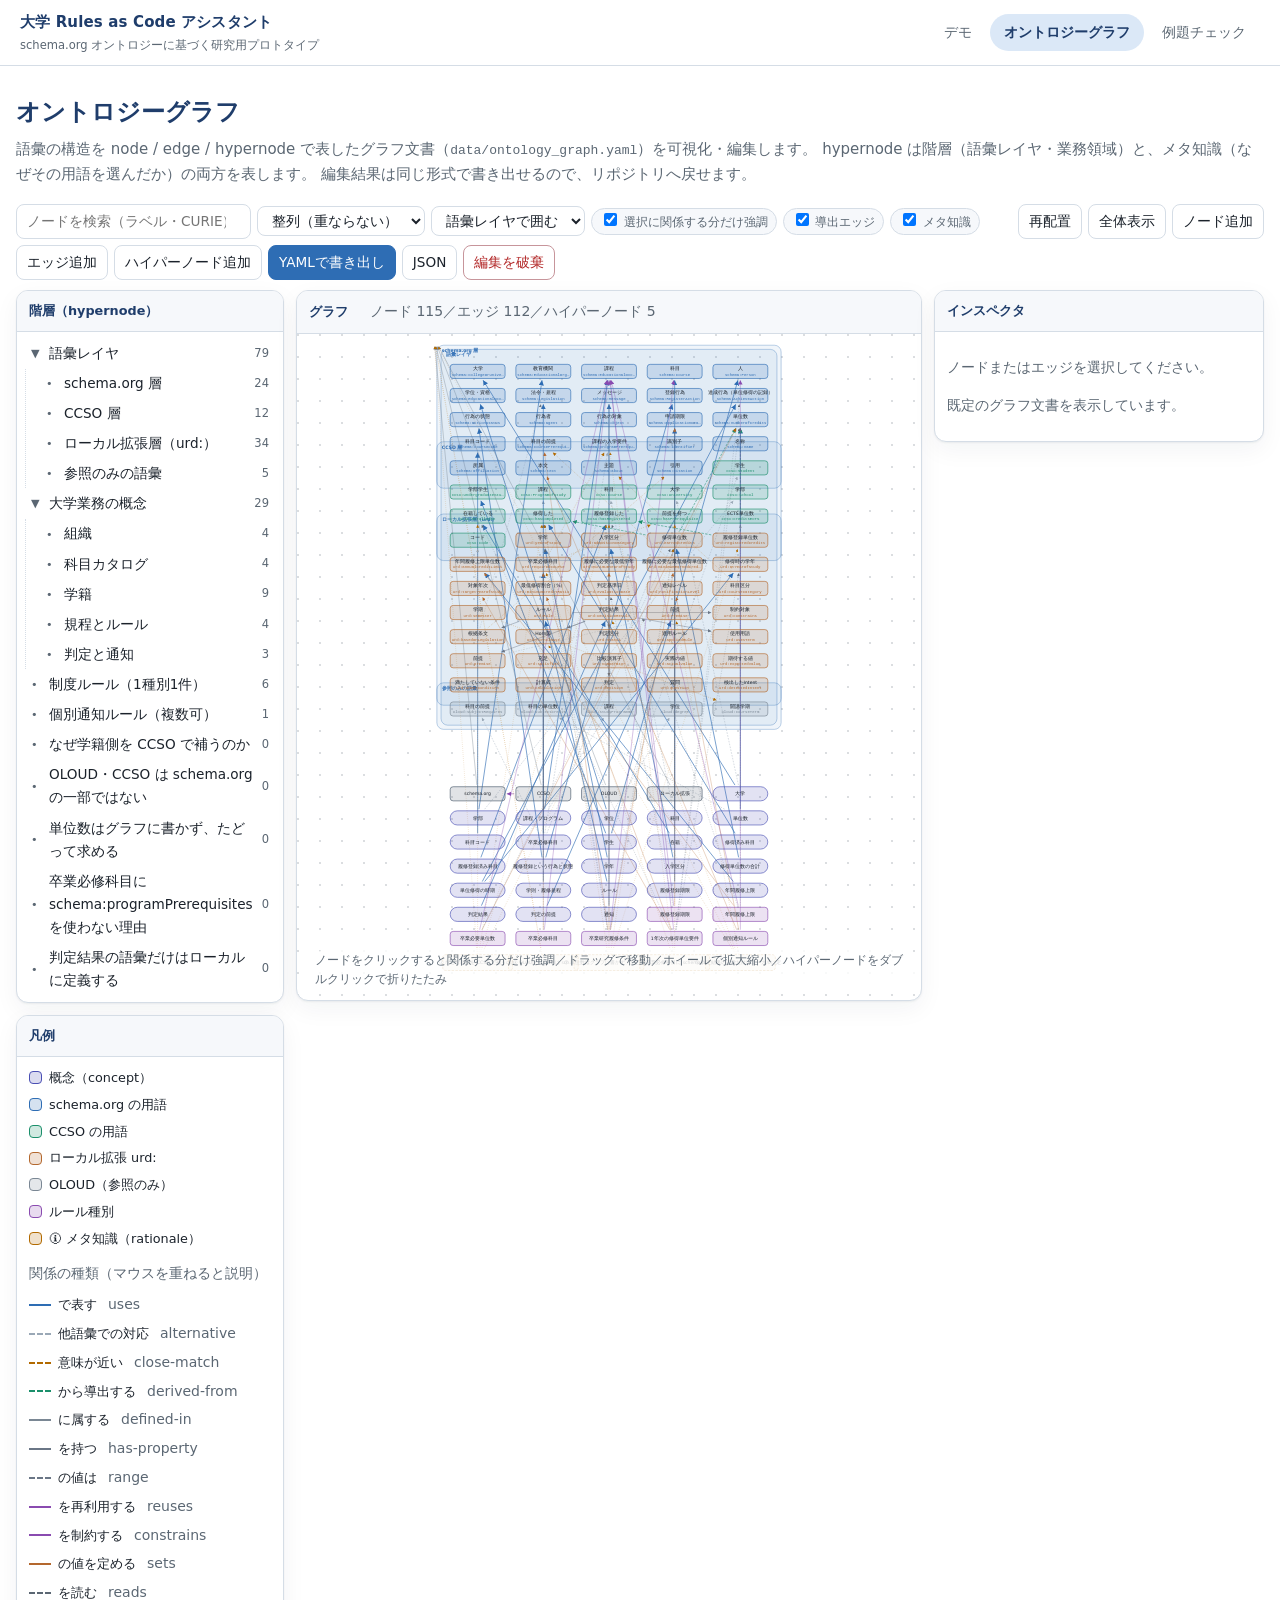
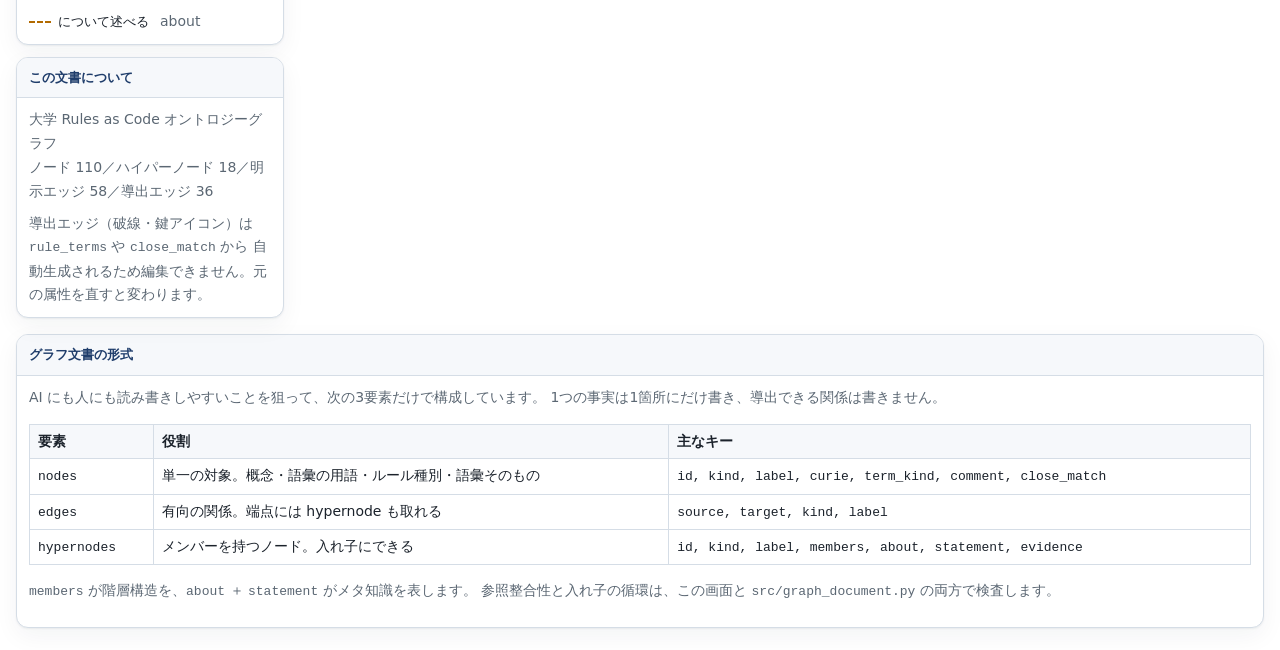
<file: docs/graph.html>
<!DOCTYPE html>
<html lang="ja">
<head>
<meta charset="utf-8">
<meta name="viewport" content="width=device-width, initial-scale=1">
<title>オントロジーグラフ｜大学 Rules as Code アシスタント</title>
<link rel="stylesheet" href="assets/site.css">
</head>
<body>

<header class="site-header">
  <a class="brand" href="index.html">大学 Rules as Code アシスタント<small>schema.org オントロジーに基づく研究用プロトタイプ</small></a>
  <nav class="site-nav">
    <a href="index.html">デモ</a>
    <a href="graph.html" aria-current="page">オントロジーグラフ</a>
    <a href="examples.html">例題チェック</a>
  </nav>
</header>

<div class="wrap-wide">
  <h1>オントロジーグラフ</h1>
  <p class="lead">
    語彙の構造を node / edge / hypernode で表したグラフ文書（<code>data/ontology_graph.yaml</code>）を可視化・編集します。
    hypernode は階層（語彙レイヤ・業務領域）と、メタ知識（なぜその用語を選んだか）の両方を表します。
    編集結果は同じ形式で書き出せるので、リポジトリへ戻せます。
  </p>

  <div class="toolbar">
    <input id="search" type="search" placeholder="ノードを検索（ラベル・CURIE）" size="26">
    <select id="layout" title="配置">
      <option value="grid">整列（重ならない）</option>
      <option value="force">力学</option>
    </select>
    <select id="grouping" title="ハイパーノードの表示">
      <option value="layer">語彙レイヤで囲む</option>
      <option value="domain">業務領域で囲む</option>
      <option value="rule-group">ルール種別で囲む</option>
      <option value="none">囲まない</option>
    </select>
    <label class="tag"><input type="checkbox" id="focus-mode" checked> 選択に関係する分だけ強調</label>
    <label class="tag"><input type="checkbox" id="show-derived" checked> 導出エッジ</label>
    <label class="tag"><input type="checkbox" id="show-rationale" checked> メタ知識</label>
    <span class="spacer"></span>
    <button id="relayout">再配置</button>
    <button id="fit">全体表示</button>
    <button id="add-node">ノード追加</button>
    <button id="add-edge">エッジ追加</button>
    <button id="add-hyper">ハイパーノード追加</button>
    <button id="export-yaml" class="primary">YAMLで書き出し</button>
    <button id="export-json">JSON</button>
    <button id="reset" class="danger">編集を破棄</button>
  </div>
  <div id="global-status"></div>

  <section class="panel" id="export-panel" hidden style="margin-bottom:12px">
    <header>書き出し<span class="muted" id="export-caption" style="font-weight:400"></span></header>
    <div class="body">
      <div class="row">
        <button id="export-copy" class="primary">クリップボードにコピー</button>
        <button id="export-download">ファイルとして保存</button>
        <button id="export-close">閉じる</button>
        <span class="muted" id="export-note"></span>
      </div>
      <textarea id="export-text" rows="14" spellcheck="false"
                style="width:100%;font-family:var(--mono);font-size:.78rem"></textarea>
    </div>
  </section>

  <div class="graph-layout">

    <div>
      <section class="panel">
        <header>階層（hypernode）</header>
        <div class="body tight side-scroll"><ul class="tree" id="tree"></ul></div>
      </section>

      <section class="panel" style="margin-top:12px">
        <header>凡例</header>
        <div class="body">
          <div class="legend" id="legend"></div>
        </div>
      </section>

      <section class="panel" style="margin-top:12px">
        <header>この文書について</header>
        <div class="body">
          <p class="muted" id="doc-meta" style="margin:0 0 8px"></p>
          <p class="muted" style="margin:0">
            導出エッジ（破線・鍵アイコン）は <code>rule_terms</code> や <code>close_match</code> から
            自動生成されるため編集できません。元の属性を直すと変わります。
          </p>
        </div>
      </section>
    </div>

    <section class="panel canvas-panel">
      <header>グラフ<span class="muted" id="graph-stats" style="font-weight:400"></span></header>
      <div class="body">
        <svg id="graph-canvas" role="img" aria-label="オントロジーの構造グラフ"></svg>
        <div class="canvas-hint">ノードをクリックすると関係する分だけ強調／ドラッグで移動／ホイールで拡大縮小／ハイパーノードをダブルクリックで折りたたみ</div>
      </div>
    </section>

    <section class="panel inspector-panel inspector">
      <header>インスペクタ</header>
      <div class="body side-scroll" id="inspector">
        <p class="muted">ノードまたはエッジを選択してください。</p>
      </div>
    </section>

  </div>

  <section class="panel" style="margin-top:16px">
    <header>グラフ文書の形式</header>
    <div class="body">
      <p class="muted" style="margin-top:0">
        AI にも人にも読み書きしやすいことを狙って、次の3要素だけで構成しています。
        1つの事実は1箇所にだけ書き、導出できる関係は書きません。
      </p>
      <table>
        <thead><tr><th>要素</th><th>役割</th><th>主なキー</th></tr></thead>
        <tbody>
          <tr><td><code>nodes</code></td><td>単一の対象。概念・語彙の用語・ルール種別・語彙そのもの</td>
              <td><code>id, kind, label, curie, term_kind, comment, close_match</code></td></tr>
          <tr><td><code>edges</code></td><td>有向の関係。端点には hypernode も取れる</td>
              <td><code>source, target, kind, label</code></td></tr>
          <tr><td><code>hypernodes</code></td><td>メンバーを持つノード。入れ子にできる</td>
              <td><code>id, kind, label, members, about, statement, evidence</code></td></tr>
        </tbody>
      </table>
      <p class="muted">
        <code>members</code> が階層構造を、<code>about</code> ＋ <code>statement</code> がメタ知識を表します。
        参照整合性と入れ子の循環は、この画面と <code>src/graph_document.py</code> の両方で検査します。
      </p>
    </div>
  </section>
</div>

<!-- BEGIN ontology-graph (generated by scripts/sync_docs_data.py from data/ontology_graph.yaml) -->
<script type="application/json" id="ontology-graph">
{
 "meta": {
  "title": "大学 Rules as Code オントロジーグラフ",
  "description": "学生・科目・規程・判定を表す語彙と、その選定理由を1つのグラフとして持つ。",
  "version": 1
 },
 "namespaces": [
  {
   "prefix": "schema",
   "iri": "https://schema.org/",
   "label": "schema.org",
   "role": "base",
   "version": "30.0",
   "note": "本デモの基底語彙。科目カタログ・課程・規程・通知の語彙を持つ。"
  },
  {
   "prefix": "ccso",
   "iri": "https://w3id.org/ccso/ccso#",
   "label": "CCSO (Curriculum Course Syllabus Ontology)",
   "role": "complement",
   "version": "0.7",
   "note": "学籍側の語彙を補う。CCSO自身が schema.org の用語を再利用している。"
  },
  {
   "prefix": "urd",
   "iri": "https://brightwaltz.github.io/university-rules-demo/ns#",
   "label": "ローカル拡張（語彙）",
   "role": "local",
   "note": "schema.org にも CCSO にも無い概念だけをここに定義する。"
  },
  {
   "prefix": "urdi",
   "iri": "https://brightwaltz.github.io/university-rules-demo/id/",
   "label": "ローカル拡張（インスタンス）",
   "role": "local",
   "note": "学生・科目・条文などのノードのIRI。語彙とデータを接頭辞で分ける。"
  },
  {
   "prefix": "oloud",
   "iri": "http://lod.nik.uni-obuda.hu/oloud/oloud#",
   "label": "OLOUD",
   "role": "reference",
   "note": "参照のみ。AIISO/FOAF/Dublin Core 系で schema.org は使わない。"
  },
  {
   "prefix": "skos",
   "iri": "http://www.w3.org/2004/02/skos/core#",
   "label": "SKOS",
   "role": "support",
   "note": "closeMatch の表明に使う。"
  },
  {
   "prefix": "rdf",
   "iri": "http://www.w3.org/1999/02/22-rdf-syntax-ns#",
   "label": "RDF",
   "role": "support",
   "note": "Horn節で rdf:type(Node, Class) と書くのに使う（JSON-LD の @type は rdf:type）。"
  },
  {
   "prefix": "rdfs",
   "iri": "http://www.w3.org/2000/01/rdf-schema#",
   "label": "RDFS",
   "role": "support"
  },
  {
   "prefix": "xsd",
   "iri": "http://www.w3.org/2001/XMLSchema#",
   "label": "XML Schema Datatypes",
   "role": "support"
  }
 ],
 "nodes": [
  {
   "id": "vocabulary/schema-org",
   "kind": "vocabulary",
   "label": "schema.org",
   "prefix": "schema"
  },
  {
   "id": "vocabulary/ccso",
   "kind": "vocabulary",
   "label": "CCSO",
   "prefix": "ccso"
  },
  {
   "id": "vocabulary/oloud",
   "kind": "vocabulary",
   "label": "OLOUD",
   "prefix": "oloud"
  },
  {
   "id": "vocabulary/local",
   "kind": "vocabulary",
   "label": "ローカル拡張",
   "prefix": "urd"
  },
  {
   "id": "concept/university",
   "kind": "concept",
   "label": "大学"
  },
  {
   "id": "concept/faculty",
   "kind": "concept",
   "label": "学部"
  },
  {
   "id": "concept/program",
   "kind": "concept",
   "label": "課程・プログラム"
  },
  {
   "id": "concept/credential",
   "kind": "concept",
   "label": "学位"
  },
  {
   "id": "concept/course",
   "kind": "concept",
   "label": "科目"
  },
  {
   "id": "concept/credits",
   "kind": "concept",
   "label": "単位数"
  },
  {
   "id": "concept/course-code",
   "kind": "concept",
   "label": "科目コード"
  },
  {
   "id": "concept/required-course",
   "kind": "concept",
   "label": "卒業必修科目"
  },
  {
   "id": "concept/student",
   "kind": "concept",
   "label": "学生"
  },
  {
   "id": "concept/enrollment",
   "kind": "concept",
   "label": "在籍"
  },
  {
   "id": "concept/completed-course",
   "kind": "concept",
   "label": "修得済み科目"
  },
  {
   "id": "concept/registered-course",
   "kind": "concept",
   "label": "履修登録済み科目"
  },
  {
   "id": "concept/registration-action",
   "kind": "concept",
   "label": "履修登録という行為と状態"
  },
  {
   "id": "concept/year-of-study",
   "kind": "concept",
   "label": "学年"
  },
  {
   "id": "concept/admission-category",
   "kind": "concept",
   "label": "入学区分"
  },
  {
   "id": "concept/earned-credits",
   "kind": "concept",
   "label": "修得単位数の合計"
  },
  {
   "id": "concept/completion-time",
   "kind": "concept",
   "label": "単位修得の時期"
  },
  {
   "id": "concept/legislation",
   "kind": "concept",
   "label": "学則・履修規程"
  },
  {
   "id": "concept/rule",
   "kind": "concept",
   "label": "ルール"
  },
  {
   "id": "concept/registration-deadline",
   "kind": "concept",
   "label": "履修登録期限"
  },
  {
   "id": "concept/annual-credit-limit",
   "kind": "concept",
   "label": "年間履修上限"
  },
  {
   "id": "concept/decision",
   "kind": "concept",
   "label": "判定結果"
  },
  {
   "id": "concept/premise",
   "kind": "concept",
   "label": "判定の前提"
  },
  {
   "id": "concept/notification",
   "kind": "concept",
   "label": "通知"
  },
  {
   "id": "term/schema:CollegeOrUniversity",
   "kind": "term",
   "label": "大学",
   "curie": "schema:CollegeOrUniversity",
   "term_kind": "class"
  },
  {
   "id": "term/schema:EducationalOrganization",
   "kind": "term",
   "label": "教育機関",
   "curie": "schema:EducationalOrganization",
   "term_kind": "class"
  },
  {
   "id": "term/schema:EducationalOccupationalProgram",
   "kind": "term",
   "label": "課程",
   "curie": "schema:EducationalOccupationalProgram",
   "term_kind": "class"
  },
  {
   "id": "term/schema:Course",
   "kind": "term",
   "label": "科目",
   "curie": "schema:Course",
   "term_kind": "class"
  },
  {
   "id": "term/schema:Person",
   "kind": "term",
   "label": "人",
   "curie": "schema:Person",
   "term_kind": "class"
  },
  {
   "id": "term/schema:EducationalOccupationalCredential",
   "kind": "term",
   "label": "学位・資格",
   "curie": "schema:EducationalOccupationalCredential",
   "term_kind": "class"
  },
  {
   "id": "term/schema:Legislation",
   "kind": "term",
   "label": "法令・規程",
   "curie": "schema:Legislation",
   "term_kind": "class"
  },
  {
   "id": "term/schema:Message",
   "kind": "term",
   "label": "メッセージ",
   "curie": "schema:Message",
   "term_kind": "class"
  },
  {
   "id": "term/schema:RegisterAction",
   "kind": "term",
   "label": "登録行為",
   "curie": "schema:RegisterAction",
   "term_kind": "class"
  },
  {
   "id": "term/schema:AchieveAction",
   "kind": "term",
   "label": "達成行為（単位修得の記録）",
   "curie": "schema:AchieveAction",
   "term_kind": "class"
  },
  {
   "id": "term/schema:actionStatus",
   "kind": "term",
   "label": "行為の状態",
   "curie": "schema:actionStatus",
   "term_kind": "property"
  },
  {
   "id": "term/schema:agent",
   "kind": "term",
   "label": "行為者",
   "curie": "schema:agent",
   "term_kind": "property",
   "reading": "{1}を行ったのは{2}"
  },
  {
   "id": "term/schema:object",
   "kind": "term",
   "label": "行為の対象",
   "curie": "schema:object",
   "term_kind": "property",
   "reading": "{1}の対象は{2}"
  },
  {
   "id": "term/schema:applicationDeadline",
   "kind": "term",
   "label": "申請期限",
   "curie": "schema:applicationDeadline",
   "term_kind": "property"
  },
  {
   "id": "term/schema:numberOfCredits",
   "kind": "term",
   "label": "単位数",
   "curie": "schema:numberOfCredits",
   "term_kind": "property",
   "reading": "{1}の単位数は{2}",
   "note": "domain は Course と EducationalOccupationalProgram のみ。Person には付けられない。"
  },
  {
   "id": "term/schema:courseCode",
   "kind": "term",
   "label": "科目コード",
   "curie": "schema:courseCode",
   "term_kind": "property"
  },
  {
   "id": "term/schema:coursePrerequisites",
   "kind": "term",
   "label": "科目の前提",
   "curie": "schema:coursePrerequisites",
   "term_kind": "property",
   "reading": "{2}は{1}の前提科目である"
  },
  {
   "id": "term/schema:programPrerequisites",
   "kind": "term",
   "label": "課程の入学要件",
   "curie": "schema:programPrerequisites",
   "term_kind": "property",
   "note": "修了要件ではない。"
  },
  {
   "id": "term/schema:identifier",
   "kind": "term",
   "label": "識別子",
   "curie": "schema:identifier",
   "term_kind": "property"
  },
  {
   "id": "term/schema:name",
   "kind": "term",
   "label": "名称",
   "curie": "schema:name",
   "term_kind": "property"
  },
  {
   "id": "term/schema:affiliation",
   "kind": "term",
   "label": "所属",
   "curie": "schema:affiliation",
   "term_kind": "property"
  },
  {
   "id": "term/schema:text",
   "kind": "term",
   "label": "本文",
   "curie": "schema:text",
   "term_kind": "property"
  },
  {
   "id": "term/schema:about",
   "kind": "term",
   "label": "主題",
   "curie": "schema:about",
   "term_kind": "property"
  },
  {
   "id": "term/schema:citation",
   "kind": "term",
   "label": "引用",
   "curie": "schema:citation",
   "term_kind": "property"
  },
  {
   "id": "term/ccso:Student",
   "kind": "term",
   "label": "学生",
   "curie": "ccso:Student",
   "term_kind": "class"
  },
  {
   "id": "term/ccso:UndergraduateStudent",
   "kind": "term",
   "label": "学部学生",
   "curie": "ccso:UndergraduateStudent",
   "term_kind": "class"
  },
  {
   "id": "term/ccso:ProgramofStudy",
   "kind": "term",
   "label": "課程",
   "curie": "ccso:ProgramofStudy",
   "term_kind": "class"
  },
  {
   "id": "term/ccso:Course",
   "kind": "term",
   "label": "科目",
   "curie": "ccso:Course",
   "term_kind": "class"
  },
  {
   "id": "term/ccso:University",
   "kind": "term",
   "label": "大学",
   "curie": "ccso:University",
   "term_kind": "class"
  },
  {
   "id": "term/ccso:School",
   "kind": "term",
   "label": "学部",
   "curie": "ccso:School",
   "term_kind": "class"
  },
  {
   "id": "term/ccso:enrolledIn",
   "kind": "term",
   "label": "在籍している",
   "curie": "ccso:enrolledIn",
   "term_kind": "property",
   "reading": "{1}は{2}に在籍している"
  },
  {
   "id": "term/ccso:hasCompleted",
   "kind": "term",
   "label": "修得した",
   "curie": "ccso:hasCompleted",
   "term_kind": "property",
   "reading": "{1}は{2}を修得している"
  },
  {
   "id": "term/ccso:hasRegistered",
   "kind": "term",
   "label": "履修登録した",
   "curie": "ccso:hasRegistered",
   "term_kind": "property",
   "reading": "{1}は{2}を履修登録している"
  },
  {
   "id": "term/ccso:hasPrerequisite",
   "kind": "term",
   "label": "前提を持つ",
   "curie": "ccso:hasPrerequisite",
   "term_kind": "property"
  },
  {
   "id": "term/ccso:creditsECTS",
   "kind": "term",
   "label": "ECTS単位数",
   "curie": "ccso:creditsECTS",
   "term_kind": "property"
  },
  {
   "id": "term/ccso:code",
   "kind": "term",
   "label": "コード",
   "curie": "ccso:code",
   "term_kind": "property"
  },
  {
   "id": "term/oloud:subjectRequires",
   "kind": "term",
   "label": "科目の前提",
   "curie": "oloud:subjectRequires",
   "term_kind": "property"
  },
  {
   "id": "term/oloud:subjectCredit",
   "kind": "term",
   "label": "科目の単位数",
   "curie": "oloud:subjectCredit",
   "term_kind": "property"
  },
  {
   "id": "term/oloud:studyProgramme",
   "kind": "term",
   "label": "課程",
   "curie": "oloud:studyProgramme",
   "term_kind": "property"
  },
  {
   "id": "term/oloud:degree",
   "kind": "term",
   "label": "学位",
   "curie": "oloud:degree",
   "term_kind": "property"
  },
  {
   "id": "term/oloud:courseTerm",
   "kind": "term",
   "label": "開講学期",
   "curie": "oloud:courseTerm",
   "term_kind": "property"
  },
  {
   "id": "term/urd:yearOfStudy",
   "kind": "term",
   "label": "学年",
   "curie": "urd:yearOfStudy",
   "term_kind": "property",
   "reading": "{1}の学年は{2}",
   "comment": "学生が在籍している年次。schema.org・CCSO ともに該当用語が無い。"
  },
  {
   "id": "term/urd:admissionCategory",
   "kind": "term",
   "label": "入学区分",
   "curie": "urd:admissionCategory",
   "term_kind": "property",
   "reading": "{1}の入学区分は{2}",
   "comment": "一般入学・編入学などの入学の区分。schema:DefinedTerm を値に取る。schema.org・CCSO ともに該当用語が無い。"
  },
  {
   "id": "term/urd:earnedCredits",
   "kind": "term",
   "label": "修得単位数",
   "curie": "urd:earnedCredits",
   "term_kind": "property",
   "reading": "{1}の修得単位数は{2}",
   "comment": "ccso:hasCompleted で結ばれた科目の schema:numberOfCredits の合計。 schema:numberOfCredits は Person を domain に取れないため別用語とした。",
   "horn_clause": "urd:earnedCredits(Student, Total) :-\n    rdf:type(Student, schema:Person),\n    aggregate_all(sum(Credits),\n                  (ccso:hasCompleted(Student, Course), schema:numberOfCredits(Course, Credits)),\n                  Total).\n",
   "variables": {
    "Student": "学生",
    "Total": "修得単位数",
    "Course": "科目",
    "Credits": "単位数"
   }
  },
  {
   "id": "term/urd:registeredCredits",
   "kind": "term",
   "label": "履修登録単位数",
   "curie": "urd:registeredCredits",
   "term_kind": "property",
   "reading": "{1}の履修登録単位数は{2}",
   "comment": "ccso:hasRegistered で結ばれた科目の schema:numberOfCredits の合計。",
   "horn_clause": "urd:registeredCredits(Student, Total) :-\n    rdf:type(Student, schema:Person),\n    aggregate_all(sum(Credits),\n                  (ccso:hasRegistered(Student, Course), schema:numberOfCredits(Course, Credits)),\n                  Total).\n",
   "variables": {
    "Student": "学生",
    "Total": "履修登録単位数",
    "Course": "科目",
    "Credits": "単位数"
   }
  },
  {
   "id": "term/urd:annualCreditLimit",
   "kind": "term",
   "label": "年間履修上限単位数",
   "curie": "urd:annualCreditLimit",
   "term_kind": "property",
   "reading": "{1}の年間履修上限は{2}",
   "comment": "1年度に履修登録できる単位数の上限。schema.org に該当用語が無い。"
  },
  {
   "id": "term/urd:requiredCourse",
   "kind": "term",
   "label": "卒業必修科目",
   "curie": "urd:requiredCourse",
   "term_kind": "property",
   "reading": "{2}は{1}の卒業必修科目である",
   "comment": "課程を修了するために修得が必要な科目。 schema:programPrerequisites は入学要件を指すため同一視しない。",
   "close_match": [
    "schema:programPrerequisites",
    "ccso:hasPrerequisite"
   ]
  },
  {
   "id": "term/urd:minimumYearOfStudy",
   "kind": "term",
   "label": "履修に必要な最低学年",
   "curie": "urd:minimumYearOfStudy",
   "term_kind": "property",
   "reading": "{1}の履修に必要な学年は{2}",
   "comment": "科目を履修登録するために必要な最低年次。"
  },
  {
   "id": "term/urd:minimumEarnedCredits",
   "kind": "term",
   "label": "履修に必要な最低修得単位数",
   "curie": "urd:minimumEarnedCredits",
   "term_kind": "property",
   "reading": "{1}の履修に必要な修得単位数は{2}",
   "comment": "科目を履修登録するために必要な修得単位数の下限。",
   "close_match": [
    "schema:coursePrerequisites"
   ]
  },
  {
   "id": "term/urd:atYearOfStudy",
   "kind": "term",
   "label": "修得時の学年",
   "curie": "urd:atYearOfStudy",
   "term_kind": "property",
   "reading": "{1}の時点の学年は{2}",
   "comment": "行為（単位修得の記録など）が行われた時点での学生の学年。urd:yearOfStudy が学生の現在の学年を表すのに対し、こちらは schema:AchieveAction などの行為ノードに付ける。"
  },
  {
   "id": "term/urd:targetYearOfStudy",
   "kind": "term",
   "label": "対象年次",
   "curie": "urd:targetYearOfStudy",
   "term_kind": "property",
   "reading": "{1}の要件の対象年次は{2}",
   "comment": "その要件が対象とする学年。1年次の修得単位要件では 1。"
  },
  {
   "id": "term/urd:minimumCreditRatio",
   "kind": "term",
   "label": "最低修得割合（%）",
   "curie": "urd:minimumCreditRatio",
   "term_kind": "property",
   "reading": "{1}の最低修得割合（%）は{2}",
   "comment": "卒業に必要な単位数に対する、修得すべき単位数の割合（百分率）。"
  },
  {
   "id": "term/urd:evaluationDate",
   "kind": "term",
   "label": "判定基準日",
   "curie": "urd:evaluationDate",
   "term_kind": "property",
   "comment": "デモを再現可能にするために固定した評価日。"
  },
  {
   "id": "term/urd:notificationLevel",
   "kind": "term",
   "label": "通知レベル",
   "curie": "urd:notificationLevel",
   "term_kind": "property",
   "comment": "通知の重要度。info / success / warning / error。"
  },
  {
   "id": "term/urd:courseCategory",
   "kind": "term",
   "label": "科目区分",
   "curie": "urd:courseCategory",
   "term_kind": "property",
   "comment": "教養科目・専門基礎科目などの区分。schema:DefinedTerm を値に取る。",
   "close_match": [
    "schema:about"
   ]
  },
  {
   "id": "term/urd:semester",
   "kind": "term",
   "label": "学期",
   "curie": "urd:semester",
   "term_kind": "property",
   "comment": "前期（first）／後期（second）。",
   "close_match": [
    "oloud:courseTerm"
   ]
  },
  {
   "id": "term/urd:Rule",
   "kind": "term",
   "label": "ルール",
   "curie": "urd:Rule",
   "term_kind": "class",
   "comment": "data/rules.yaml の1件。規程の条文を機械可読にしたもの。"
  },
  {
   "id": "term/urd:DecisionResult",
   "kind": "term",
   "label": "判定結果",
   "curie": "urd:DecisionResult",
   "term_kind": "class",
   "comment": "Rule Engine が返した決定論的な判定。生成AIは介在しない。"
  },
  {
   "id": "term/urd:Premise",
   "kind": "term",
   "label": "前提",
   "curie": "urd:Premise",
   "term_kind": "class",
   "comment": "判定の根拠となった原子論理式ひとつ分。Horn節の本体に対応する。"
  },
  {
   "id": "term/urd:constrains",
   "kind": "term",
   "label": "制約対象",
   "curie": "urd:constrains",
   "term_kind": "property",
   "comment": "ルールが制約するノード。"
  },
  {
   "id": "term/urd:basedOnLegislation",
   "kind": "term",
   "label": "根拠条文",
   "curie": "urd:basedOnLegislation",
   "term_kind": "property",
   "comment": "ルールの根拠となる schema:Legislation ノード。",
   "close_match": [
    "schema:citation"
   ]
  },
  {
   "id": "term/urd:hornClause",
   "kind": "term",
   "label": "Horn節",
   "curie": "urd:hornClause",
   "term_kind": "property",
   "comment": "判定をHorn節として書き下したもの。人間のレビュー用で、実行はしない。"
  },
  {
   "id": "term/urd:status",
   "kind": "term",
   "label": "判定区分",
   "curie": "urd:status",
   "term_kind": "property",
   "comment": "eligible / not_eligible / info / unknown。"
  },
  {
   "id": "term/urd:appliedRule",
   "kind": "term",
   "label": "適用ルール",
   "curie": "urd:appliedRule",
   "term_kind": "property",
   "comment": "判定に使ったルール。"
  },
  {
   "id": "term/urd:usesTerm",
   "kind": "term",
   "label": "使用用語",
   "curie": "urd:usesTerm",
   "term_kind": "property",
   "comment": "判定が読んだオントロジー用語。"
  },
  {
   "id": "term/urd:premise",
   "kind": "term",
   "label": "前提",
   "curie": "urd:premise",
   "term_kind": "property",
   "comment": "判定結果が持つ前提の並び。"
  },
  {
   "id": "term/urd:satisfied",
   "kind": "term",
   "label": "充足",
   "curie": "urd:satisfied",
   "term_kind": "property",
   "comment": "その前提が満たされたかどうか。"
  },
  {
   "id": "term/urd:comparator",
   "kind": "term",
   "label": "比較演算子",
   "curie": "urd:comparator",
   "term_kind": "property",
   "comment": ">= や contains など、前提の評価に使った演算子。"
  },
  {
   "id": "term/urd:actualValue",
   "kind": "term",
   "label": "実際の値",
   "curie": "urd:actualValue",
   "term_kind": "property",
   "comment": "グラフから読み取った値。"
  },
  {
   "id": "term/urd:expectedValue",
   "kind": "term",
   "label": "期待する値",
   "curie": "urd:expectedValue",
   "term_kind": "property",
   "comment": "ルールが要求する値。"
  },
  {
   "id": "term/urd:unmetCondition",
   "kind": "term",
   "label": "満たしていない条件",
   "curie": "urd:unmetCondition",
   "term_kind": "property",
   "comment": "不足している要件の説明文。"
  },
  {
   "id": "term/urd:calculation",
   "kind": "term",
   "label": "計算式",
   "curie": "urd:calculation",
   "term_kind": "property",
   "comment": "数値判定の計算過程。"
  },
  {
   "id": "term/urd:decision",
   "kind": "term",
   "label": "判定",
   "curie": "urd:decision",
   "term_kind": "property",
   "comment": "通知の根拠となった判定結果。"
  },
  {
   "id": "term/urd:question",
   "kind": "term",
   "label": "質問",
   "curie": "urd:question",
   "term_kind": "property",
   "comment": "利用者が入力した自然言語の質問。"
  },
  {
   "id": "term/urd:detectedIntent",
   "kind": "term",
   "label": "検出したIntent",
   "curie": "urd:detectedIntent",
   "term_kind": "property",
   "comment": "ルールベースIntent Detectionが返した意図。"
  },
  {
   "id": "rule-type/registration_deadline",
   "kind": "rule-type",
   "label": "履修登録期限",
   "rule_type": "registration_deadline",
   "subject_class": "schema:EducationalOccupationalProgram",
   "rule_terms": {
    "deadline": "schema:applicationDeadline"
   },
   "evaluated_terms": [
    "urd:evaluationDate"
   ],
   "executable": false,
   "horn_clause": "registration_deadline(Program, Deadline, DaysLeft) :- schema:applicationDeadline(Program, Deadline), urd:evaluationDate(Today), DaysLeft is Deadline - Today."
  },
  {
   "id": "rule-type/annual_credit_limit",
   "kind": "rule-type",
   "label": "年間履修上限",
   "rule_type": "annual_credit_limit",
   "subject_class": "schema:EducationalOccupationalProgram",
   "rule_terms": {
    "max_credits": "urd:annualCreditLimit"
   },
   "evaluated_terms": [
    "ccso:hasRegistered",
    "schema:numberOfCredits"
   ],
   "goal": "remaining_credits/2",
   "horn_clause": "remaining_credits(Student, Remaining) :-\n    ccso:enrolledIn(Student, Program),\n    urd:annualCreditLimit(Program, Limit),\n    urd:registeredCredits(Student, Registered),\n    Remaining is max(0, Limit - Registered).\n",
   "readings": {
    "remaining_credits/2": "{1}があと履修登録できる単位数は{2}"
   },
   "variables": {
    "Student": "学生",
    "Program": "課程",
    "Limit": "年間履修上限",
    "Registered": "履修登録済みの単位数",
    "Remaining": "残り履修可能単位数"
   }
  },
  {
   "id": "rule-type/graduation_credit_requirement",
   "kind": "rule-type",
   "label": "卒業必要単位数",
   "rule_type": "graduation_credit_requirement",
   "subject_class": "schema:EducationalOccupationalProgram",
   "rule_terms": {
    "required_credits": "schema:numberOfCredits"
   },
   "evaluated_terms": [
    "urd:earnedCredits"
   ],
   "goal": "meets_credit_requirement/1",
   "horn_clause": "meets_credit_requirement(Student) :-\n    ccso:enrolledIn(Student, Program),\n    schema:numberOfCredits(Program, Required),\n    urd:earnedCredits(Student, Earned),\n    Earned >= Required.\n\n% 卒業判定は、単位の要件（第32条第1項）と必修科目の要件（同第2項）の組み合わせ\neligible_to_graduate(Student) :-\n    meets_credit_requirement(Student),\n    meets_course_requirement(Student).\n",
   "readings": {
    "meets_credit_requirement/1": "{1}が卒業に必要な単位数を修得している",
    "eligible_to_graduate/1": "{1}が卒業要件を満たしている"
   },
   "variables": {
    "Student": "学生",
    "Program": "課程",
    "Required": "必要な単位数",
    "Earned": "修得単位数"
   }
  },
  {
   "id": "rule-type/graduation_required_courses",
   "kind": "rule-type",
   "label": "卒業必修科目",
   "rule_type": "graduation_required_courses",
   "subject_class": "schema:EducationalOccupationalProgram",
   "rule_terms": {
    "required_courses": "urd:requiredCourse"
   },
   "evaluated_terms": [
    "ccso:hasCompleted"
   ],
   "goal": "meets_course_requirement/1",
   "horn_clause": "meets_course_requirement(Student) :-\n    ccso:enrolledIn(Student, Program),\n    forall(urd:requiredCourse(Program, Course),\n           ccso:hasCompleted(Student, Course)).\n",
   "readings": {
    "meets_course_requirement/1": "{1}が卒業必修科目をすべて修得している"
   },
   "variables": {
    "Student": "学生",
    "Program": "課程",
    "Course": "必修科目"
   }
  },
  {
   "id": "rule-type/thesis_eligibility",
   "kind": "rule-type",
   "label": "卒業研究履修条件",
   "rule_type": "thesis_eligibility",
   "subject_class": "schema:Course",
   "rule_terms": {
    "required_courses": "schema:coursePrerequisites",
    "minimum_year_of_study": "urd:minimumYearOfStudy",
    "minimum_earned_credits": "urd:minimumEarnedCredits"
   },
   "evaluated_terms": [
    "urd:yearOfStudy",
    "urd:earnedCredits",
    "ccso:hasCompleted"
   ],
   "goal": "eligible_to_register/2",
   "horn_clause": "eligible_to_register(Student, Thesis) :-\n    thesis_year_ok(Student, Thesis),\n    thesis_credits_ok(Student, Thesis),\n    thesis_prerequisites_ok(Student, Thesis).\n\nthesis_year_ok(Student, Thesis) :-\n    urd:minimumYearOfStudy(Thesis, MinYear),\n    urd:yearOfStudy(Student, Year),\n    Year >= MinYear.\n\nthesis_credits_ok(Student, Thesis) :-\n    urd:minimumEarnedCredits(Thesis, MinCredits),\n    urd:earnedCredits(Student, Earned),\n    Earned >= MinCredits.\n\nthesis_prerequisites_ok(Student, Thesis) :-\n    rdf:type(Student, schema:Person),\n    rdf:type(Thesis, schema:Course),\n    forall(schema:coursePrerequisites(Thesis, Course),\n           ccso:hasCompleted(Student, Course)).\n",
   "readings": {
    "eligible_to_register/2": "{1}が{2}を履修できる",
    "thesis_year_ok/2": "{1}の学年が、{2}の履修に必要な学年以上である",
    "thesis_credits_ok/2": "{1}の修得単位数が、{2}の履修に必要な単位数以上である",
    "thesis_prerequisites_ok/2": "{1}が、{2}の前提科目をすべて修得している"
   },
   "variables": {
    "Student": "学生",
    "Thesis": "卒業研究",
    "MinYear": "必要な学年",
    "Year": "学年",
    "MinCredits": "必要な単位数",
    "Earned": "修得単位数",
    "Course": "前提科目"
   }
  },
  {
   "id": "rule-type/first_year_credit_requirement",
   "kind": "rule-type",
   "label": "1年次の修得単位要件",
   "rule_type": "first_year_credit_requirement",
   "subject_class": "schema:EducationalOccupationalProgram",
   "rule_terms": {
    "year_of_study": "urd:targetYearOfStudy",
    "minimum_ratio_percent": "urd:minimumCreditRatio"
   },
   "evaluated_terms": [
    "schema:numberOfCredits",
    "schema:AchieveAction",
    "urd:atYearOfStudy",
    "ccso:enrolledIn"
   ],
   "goal": "meets_first_year_requirement/1",
   "horn_clause": "% 履修規程 第14条：第1年次に、卒業に必要な単位数の4分の1以上を修得する\nmeets_first_year_requirement(Student) :-\n    first_year_credits(Student, Earned),\n    first_year_minimum(Student, Minimum),\n    Earned >= Minimum.\n\n% 対象年次に修得した単位数（修得の記録をたどって合計する）\nfirst_year_credits(Student, Earned) :-\n    ccso:enrolledIn(Student, Program),\n    urd:targetYearOfStudy(Program, Year),\n    aggregate_all(sum(Credits),\n                  (completed_in_year(Student, Year, Course),\n                   schema:numberOfCredits(Course, Credits)),\n                  Earned).\n\n% 必要な単位数＝卒業に必要な単位数 × 割合（端数は切り上げ）\nfirst_year_minimum(Student, Minimum) :-\n    ccso:enrolledIn(Student, Program),\n    schema:numberOfCredits(Program, Required),\n    urd:minimumCreditRatio(Program, Percent),\n    Minimum is ceiling(Required * Percent / 100).\n\n% 学生がその学年のときに修得した科目\ncompleted_in_year(Student, Year, Course) :-\n    schema:agent(Record, Student),\n    rdf:type(Record, schema:AchieveAction),\n    urd:atYearOfStudy(Record, Year),\n    schema:object(Record, Course).\n",
   "readings": {
    "meets_first_year_requirement/1": "{1}が、1年次の修得単位要件を満たしている",
    "first_year_credits/2": "{1}が1年次に修得した単位数は{2}",
    "first_year_minimum/2": "{1}が1年次に修得すべき単位数は{2}",
    "completed_in_year/3": "{1}が{3}を修得したときの学年は{2}"
   },
   "variables": {
    "Student": "学生",
    "Earned": "修得単位数",
    "Minimum": "必要単位数",
    "Program": "課程",
    "Year": "対象年次",
    "Course": "科目",
    "Credits": "単位数",
    "Required": "卒業に必要な単位数",
    "Percent": "割合（%）",
    "Record": "修得の記録"
   }
  },
  {
   "id": "rule-type/personalized_notification",
   "kind": "rule-type",
   "label": "個別通知ルール",
   "rule_type": "personalized_notification",
   "subject_class": "schema:Person",
   "rule_terms": {
    "message": "schema:text",
    "level": "urd:notificationLevel"
   },
   "evaluated_terms": [],
   "executable": false,
   "horn_clause": "notify(Student, Message) :- condition_1(Student), ..., condition_n(Student), schema:text(Rule, Message)."
  }
 ],
 "hypernodes": [
  {
   "id": "layer/vocabulary",
   "kind": "layer",
   "label": "語彙レイヤ",
   "members": [
    "layer/schema-org",
    "layer/ccso",
    "layer/local",
    "layer/reference"
   ],
   "about": [],
   "note": "どの語彙から用語を採ったかによる階層。"
  },
  {
   "id": "layer/schema-org",
   "kind": "layer",
   "label": "schema.org 層",
   "members": [
    "term/schema:CollegeOrUniversity",
    "term/schema:EducationalOrganization",
    "term/schema:EducationalOccupationalProgram",
    "term/schema:Course",
    "term/schema:Person",
    "term/schema:EducationalOccupationalCredential",
    "term/schema:Legislation",
    "term/schema:Message",
    "term/schema:RegisterAction",
    "term/schema:AchieveAction",
    "term/schema:actionStatus",
    "term/schema:agent",
    "term/schema:object",
    "term/schema:applicationDeadline",
    "term/schema:numberOfCredits",
    "term/schema:courseCode",
    "term/schema:coursePrerequisites",
    "term/schema:programPrerequisites",
    "term/schema:identifier",
    "term/schema:name",
    "term/schema:affiliation",
    "term/schema:text",
    "term/schema:about",
    "term/schema:citation"
   ],
   "about": [],
   "note": "第1優先。適切な用語があれば必ずここから採る。"
  },
  {
   "id": "layer/ccso",
   "kind": "layer",
   "label": "CCSO 層",
   "members": [
    "term/ccso:Student",
    "term/ccso:UndergraduateStudent",
    "term/ccso:ProgramofStudy",
    "term/ccso:Course",
    "term/ccso:University",
    "term/ccso:School",
    "term/ccso:enrolledIn",
    "term/ccso:hasCompleted",
    "term/ccso:hasRegistered",
    "term/ccso:hasPrerequisite",
    "term/ccso:creditsECTS",
    "term/ccso:code"
   ],
   "about": [],
   "note": "第2優先。schema.org が持たない学籍側の語彙を補う。"
  },
  {
   "id": "layer/local",
   "kind": "layer",
   "label": "ローカル拡張層（urd:）",
   "members": [
    "term/urd:yearOfStudy",
    "term/urd:admissionCategory",
    "term/urd:earnedCredits",
    "term/urd:registeredCredits",
    "term/urd:annualCreditLimit",
    "term/urd:requiredCourse",
    "term/urd:minimumYearOfStudy",
    "term/urd:minimumEarnedCredits",
    "term/urd:atYearOfStudy",
    "term/urd:targetYearOfStudy",
    "term/urd:minimumCreditRatio",
    "term/urd:evaluationDate",
    "term/urd:notificationLevel",
    "term/urd:courseCategory",
    "term/urd:semester",
    "term/urd:Rule",
    "term/urd:DecisionResult",
    "term/urd:Premise",
    "term/urd:constrains",
    "term/urd:basedOnLegislation",
    "term/urd:hornClause",
    "term/urd:status",
    "term/urd:appliedRule",
    "term/urd:usesTerm",
    "term/urd:premise",
    "term/urd:satisfied",
    "term/urd:comparator",
    "term/urd:actualValue",
    "term/urd:expectedValue",
    "term/urd:unmetCondition",
    "term/urd:calculation",
    "term/urd:decision",
    "term/urd:question",
    "term/urd:detectedIntent"
   ],
   "about": [],
   "note": "第3優先。どちらにも無い概念だけ。近い用語は close-match で明示する。"
  },
  {
   "id": "layer/reference",
   "kind": "layer",
   "label": "参照のみの語彙",
   "members": [
    "term/oloud:subjectRequires",
    "term/oloud:subjectCredit",
    "term/oloud:studyProgramme",
    "term/oloud:degree",
    "term/oloud:courseTerm"
   ],
   "about": [],
   "note": "対応関係を示すためだけに登場する。本デモは使用しない。"
  },
  {
   "id": "domain/all",
   "kind": "domain",
   "label": "大学業務の概念",
   "members": [
    "domain/organization",
    "domain/catalog",
    "domain/academic-record",
    "domain/regulation",
    "domain/decision"
   ],
   "about": []
  },
  {
   "id": "domain/organization",
   "kind": "domain",
   "label": "組織",
   "members": [
    "concept/university",
    "concept/faculty",
    "concept/program",
    "concept/credential"
   ],
   "about": []
  },
  {
   "id": "domain/catalog",
   "kind": "domain",
   "label": "科目カタログ",
   "members": [
    "concept/course",
    "concept/credits",
    "concept/course-code",
    "concept/required-course"
   ],
   "about": []
  },
  {
   "id": "domain/academic-record",
   "kind": "domain",
   "label": "学籍",
   "members": [
    "concept/student",
    "concept/enrollment",
    "concept/completed-course",
    "concept/registered-course",
    "concept/registration-action",
    "concept/year-of-study",
    "concept/admission-category",
    "concept/earned-credits",
    "concept/completion-time"
   ],
   "about": [],
   "note": "schema.org が語彙をほとんど持たない領域。CCSO で補完している。"
  },
  {
   "id": "domain/regulation",
   "kind": "domain",
   "label": "規程とルール",
   "members": [
    "concept/legislation",
    "concept/rule",
    "concept/registration-deadline",
    "concept/annual-credit-limit"
   ],
   "about": []
  },
  {
   "id": "domain/decision",
   "kind": "domain",
   "label": "判定と通知",
   "members": [
    "concept/decision",
    "concept/premise",
    "concept/notification"
   ],
   "about": []
  },
  {
   "id": "rule-group/institutional",
   "kind": "rule-group",
   "label": "制度ルール（1種別1件）",
   "members": [
    "rule-type/registration_deadline",
    "rule-type/annual_credit_limit",
    "rule-type/graduation_credit_requirement",
    "rule-type/graduation_required_courses",
    "rule-type/thesis_eligibility",
    "rule-type/first_year_credit_requirement"
   ],
   "about": [],
   "note": "対象ノードと根拠条文の指定が必須。"
  },
  {
   "id": "rule-group/notification",
   "kind": "rule-group",
   "label": "個別通知ルール（複数可）",
   "members": [
    "rule-type/personalized_notification"
   ],
   "about": []
  },
  {
   "id": "rationale/why-ccso",
   "kind": "rationale",
   "label": "なぜ学籍側を CCSO で補うのか",
   "members": [],
   "about": [
    "domain/academic-record",
    "term/schema:numberOfCredits",
    "term/ccso:hasCompleted",
    "term/ccso:hasRegistered",
    "term/ccso:enrolledIn"
   ],
   "statement": "schema:numberOfCredits の domain は Course と EducationalOccupationalProgram だけで、 Person には付けられない。schema.org は科目カタログ・規程・通知の語彙は十分に持つ一方、 「誰が何を修得したか」という学籍側の語彙をほとんど持たない。CCSO はそこを埋め、 かつ CCSO 自身が schema:Organization と schema:EducationalOrganization を再利用しているため併用できる。",
   "evidence": "schema.org 30.0 の定義と、配布物 ccso.owl の内容で確認（2026-09）。"
  },
  {
   "id": "rationale/oloud-is-not-schema-org",
   "kind": "rationale",
   "label": "OLOUD・CCSO は schema.org の一部ではない",
   "members": [],
   "about": [
    "layer/ccso",
    "layer/reference"
   ],
   "statement": "どちらも大学領域の独立した語彙である。CCSO は schema.org の用語を直接再利用するため併用できるが、 OLOUD は AIISO / FOAF / Dublin Core の上に構築されており schema.org を使わない。 本デモは schema.org を土台に CCSO を組み合わせ、OLOUD については対応関係を示すに留める。",
   "evidence": "CCSO は ccso.owl、OLOUD は Acta Polytechnica Hungarica 14(4), 2017 の記述で確認。 OLOUD の配布サーバーは 2026-09 時点で応答しない。"
  },
  {
   "id": "rationale/derived-credits",
   "kind": "rationale",
   "label": "単位数はグラフに書かず、たどって求める",
   "members": [],
   "about": [
    "term/urd:earnedCredits",
    "term/urd:registeredCredits",
    "term/ccso:hasCompleted",
    "term/ccso:hasRegistered"
   ],
   "statement": "学生ノードに修得単位数の合計は書かない。ccso:hasCompleted / ccso:hasRegistered が指す科目の schema:numberOfCredits を合計して導出する。科目を1件足せば合計も判定も自動的に変わり、 「なぜその数値なのか」を科目まで遡って説明できる。"
  },
  {
   "id": "rationale/required-course-is-not-prerequisite",
   "kind": "rationale",
   "label": "卒業必修科目に schema:programPrerequisites を使わない理由",
   "members": [],
   "about": [
    "term/urd:requiredCourse",
    "term/schema:programPrerequisites",
    "term/ccso:hasPrerequisite"
   ],
   "statement": "schema:programPrerequisites は「課程に入るための前提」を指し、「修了に必要な科目」ではない。 意味が異なるため urd:requiredCourse を定義し、skos:closeMatch に留めて同一視しない。"
  },
  {
   "id": "rationale/decision-vocabulary-is-local",
   "kind": "rationale",
   "label": "判定結果の語彙だけはローカルに定義する",
   "members": [],
   "about": [
    "domain/decision",
    "term/urd:DecisionResult",
    "term/urd:Premise",
    "term/urd:hornClause"
   ],
   "statement": "「規則に基づく判定とその根拠」を表す語彙は schema.org にも CCSO にも無い。 判定・前提・Horn節・適用ルールは urd: に定義し、schema.org の用語を意味を曲げて流用しない。"
  }
 ],
 "edge_kinds": [
  {
   "id": "uses",
   "label": "で表す",
   "description": "その概念を本デモで表すのに採用した用語。語彙対応表の「本デモ」列はこの関係から作られる。",
   "reading": "{source} は {target} で表す"
  },
  {
   "id": "alternative",
   "label": "他語彙での対応",
   "description": "同じ概念に対応する他の語彙の用語。本デモでは採用していないが、対応関係として記録する。",
   "reading": "{source} は、他の語彙では {target} にあたる"
  },
  {
   "id": "close-match",
   "label": "意味が近い",
   "description": "意味が近いが同一ではない用語。skos:closeMatch として書き出す。同一視はしない。",
   "reading": "{source} は {target} に意味が近い（同一ではない）"
  },
  {
   "id": "derived-from",
   "label": "から導出する",
   "description": "その用語の値が、別の用語をたどって計算されることを示す。",
   "reading": "{source} は {target} をたどって導出する"
  },
  {
   "id": "defined-in",
   "label": "に属する",
   "description": "語彙と、その語彙の用語が置かれているレイヤの対応。",
   "reading": "{source} の用語は {target} にまとめてある"
  },
  {
   "id": "has-property",
   "label": "を持つ",
   "description": "そのクラスが持つ属性。",
   "reading": "{source} は {target} を持つ"
  },
  {
   "id": "range",
   "label": "の値は",
   "description": "その属性が取る値のクラス。",
   "reading": "{source} の値は {target} である"
  },
  {
   "id": "reuses",
   "label": "を再利用する",
   "description": "他の語彙の用語を直接取り込んで使っていること。",
   "reading": "{source} は {target} の用語を再利用している"
  },
  {
   "id": "constrains",
   "label": "を制約する",
   "description": "ルール種別が制約する主語のクラス。subject_class から自動生成される。",
   "reading": "{source} は {target} に対する制約である"
  },
  {
   "id": "sets",
   "label": "の値を定める",
   "description": "ルールの設定値が対応する用語。rule_terms から自動生成される。",
   "reading": "{source} は {target} の値を定める"
  },
  {
   "id": "reads",
   "label": "を読む",
   "description": "判定のときに学生やグラフから読み取る用語。evaluated_terms から自動生成される。",
   "reading": "{source} は判定のとき {target} を読む"
  },
  {
   "id": "about",
   "label": "について述べる",
   "description": "メタ知識のハイパーノードが、どの対象について述べているか。",
   "reading": "{source} は {target} について述べている"
  }
 ],
 "edges": [
  {
   "id": "edge/uses/concept/university->term/schema:CollegeOrUniversity",
   "source": "concept/university",
   "target": "term/schema:CollegeOrUniversity",
   "kind": "uses",
   "derived": false,
   "reading": "大学 は schema:CollegeOrUniversity で表す"
  },
  {
   "id": "edge/alternative/concept/university->term/ccso:University",
   "source": "concept/university",
   "target": "term/ccso:University",
   "kind": "alternative",
   "derived": false,
   "reading": "大学 は、他の語彙では ccso:University にあたる"
  },
  {
   "id": "edge/uses/concept/faculty->term/schema:EducationalOrganization",
   "source": "concept/faculty",
   "target": "term/schema:EducationalOrganization",
   "kind": "uses",
   "derived": false,
   "reading": "学部 は schema:EducationalOrganization で表す"
  },
  {
   "id": "edge/alternative/concept/faculty->term/ccso:School",
   "source": "concept/faculty",
   "target": "term/ccso:School",
   "kind": "alternative",
   "derived": false,
   "reading": "学部 は、他の語彙では ccso:School にあたる"
  },
  {
   "id": "edge/uses/concept/program->term/schema:EducationalOccupationalProgram",
   "source": "concept/program",
   "target": "term/schema:EducationalOccupationalProgram",
   "kind": "uses",
   "derived": false,
   "reading": "課程・プログラム は schema:EducationalOccupationalProgram で表す"
  },
  {
   "id": "edge/alternative/concept/program->term/ccso:ProgramofStudy",
   "source": "concept/program",
   "target": "term/ccso:ProgramofStudy",
   "kind": "alternative",
   "derived": false,
   "reading": "課程・プログラム は、他の語彙では ccso:ProgramofStudy にあたる"
  },
  {
   "id": "edge/alternative/concept/program->term/oloud:studyProgramme",
   "source": "concept/program",
   "target": "term/oloud:studyProgramme",
   "kind": "alternative",
   "derived": false,
   "reading": "課程・プログラム は、他の語彙では oloud:studyProgramme にあたる"
  },
  {
   "id": "edge/uses/concept/credential->term/schema:EducationalOccupationalCredential",
   "source": "concept/credential",
   "target": "term/schema:EducationalOccupationalCredential",
   "kind": "uses",
   "derived": false,
   "reading": "学位 は schema:EducationalOccupationalCredential で表す"
  },
  {
   "id": "edge/alternative/concept/credential->term/oloud:degree",
   "source": "concept/credential",
   "target": "term/oloud:degree",
   "kind": "alternative",
   "derived": false,
   "reading": "学位 は、他の語彙では oloud:degree にあたる"
  },
  {
   "id": "edge/uses/concept/course->term/schema:Course",
   "source": "concept/course",
   "target": "term/schema:Course",
   "kind": "uses",
   "derived": false,
   "reading": "科目 は schema:Course で表す"
  },
  {
   "id": "edge/alternative/concept/course->term/ccso:Course",
   "source": "concept/course",
   "target": "term/ccso:Course",
   "kind": "alternative",
   "derived": false,
   "reading": "科目 は、他の語彙では ccso:Course にあたる"
  },
  {
   "id": "edge/uses/concept/credits->term/schema:numberOfCredits",
   "source": "concept/credits",
   "target": "term/schema:numberOfCredits",
   "kind": "uses",
   "derived": false,
   "reading": "単位数 は schema:numberOfCredits で表す"
  },
  {
   "id": "edge/alternative/concept/credits->term/ccso:creditsECTS",
   "source": "concept/credits",
   "target": "term/ccso:creditsECTS",
   "kind": "alternative",
   "derived": false,
   "reading": "単位数 は、他の語彙では ccso:creditsECTS にあたる"
  },
  {
   "id": "edge/alternative/concept/credits->term/oloud:subjectCredit",
   "source": "concept/credits",
   "target": "term/oloud:subjectCredit",
   "kind": "alternative",
   "derived": false,
   "reading": "単位数 は、他の語彙では oloud:subjectCredit にあたる"
  },
  {
   "id": "edge/uses/concept/course-code->term/schema:courseCode",
   "source": "concept/course-code",
   "target": "term/schema:courseCode",
   "kind": "uses",
   "derived": false,
   "reading": "科目コード は schema:courseCode で表す"
  },
  {
   "id": "edge/alternative/concept/course-code->term/ccso:code",
   "source": "concept/course-code",
   "target": "term/ccso:code",
   "kind": "alternative",
   "derived": false,
   "reading": "科目コード は、他の語彙では ccso:code にあたる"
  },
  {
   "id": "edge/uses/concept/required-course->term/urd:requiredCourse",
   "source": "concept/required-course",
   "target": "term/urd:requiredCourse",
   "kind": "uses",
   "derived": false,
   "reading": "卒業必修科目 は urd:requiredCourse で表す"
  },
  {
   "id": "edge/alternative/concept/required-course->term/schema:programPrerequisites",
   "source": "concept/required-course",
   "target": "term/schema:programPrerequisites",
   "kind": "alternative",
   "derived": false,
   "reading": "卒業必修科目 は、他の語彙では schema:programPrerequisites にあたる"
  },
  {
   "id": "edge/alternative/concept/required-course->term/ccso:hasPrerequisite",
   "source": "concept/required-course",
   "target": "term/ccso:hasPrerequisite",
   "kind": "alternative",
   "derived": false,
   "reading": "卒業必修科目 は、他の語彙では ccso:hasPrerequisite にあたる"
  },
  {
   "id": "edge/alternative/concept/required-course->term/oloud:subjectRequires",
   "source": "concept/required-course",
   "target": "term/oloud:subjectRequires",
   "kind": "alternative",
   "derived": false,
   "reading": "卒業必修科目 は、他の語彙では oloud:subjectRequires にあたる"
  },
  {
   "id": "edge/uses/concept/student->term/schema:Person",
   "source": "concept/student",
   "target": "term/schema:Person",
   "kind": "uses",
   "derived": false,
   "reading": "学生 は schema:Person で表す"
  },
  {
   "id": "edge/uses/concept/student->term/ccso:UndergraduateStudent",
   "source": "concept/student",
   "target": "term/ccso:UndergraduateStudent",
   "kind": "uses",
   "derived": false,
   "reading": "学生 は ccso:UndergraduateStudent で表す"
  },
  {
   "id": "edge/alternative/concept/student->term/ccso:Student",
   "source": "concept/student",
   "target": "term/ccso:Student",
   "kind": "alternative",
   "derived": false,
   "reading": "学生 は、他の語彙では ccso:Student にあたる"
  },
  {
   "id": "edge/uses/concept/enrollment->term/ccso:enrolledIn",
   "source": "concept/enrollment",
   "target": "term/ccso:enrolledIn",
   "kind": "uses",
   "derived": false,
   "reading": "在籍 は ccso:enrolledIn で表す"
  },
  {
   "id": "edge/uses/concept/completed-course->term/ccso:hasCompleted",
   "source": "concept/completed-course",
   "target": "term/ccso:hasCompleted",
   "kind": "uses",
   "derived": false,
   "reading": "修得済み科目 は ccso:hasCompleted で表す"
  },
  {
   "id": "edge/uses/concept/registered-course->term/ccso:hasRegistered",
   "source": "concept/registered-course",
   "target": "term/ccso:hasRegistered",
   "kind": "uses",
   "derived": false,
   "reading": "履修登録済み科目 は ccso:hasRegistered で表す"
  },
  {
   "id": "edge/uses/concept/registration-action->term/schema:RegisterAction",
   "source": "concept/registration-action",
   "target": "term/schema:RegisterAction",
   "kind": "uses",
   "derived": false,
   "reading": "履修登録という行為と状態 は schema:RegisterAction で表す"
  },
  {
   "id": "edge/uses/concept/registration-action->term/schema:actionStatus",
   "source": "concept/registration-action",
   "target": "term/schema:actionStatus",
   "kind": "uses",
   "derived": false,
   "reading": "履修登録という行為と状態 は schema:actionStatus で表す"
  },
  {
   "id": "edge/uses/concept/year-of-study->term/urd:yearOfStudy",
   "source": "concept/year-of-study",
   "target": "term/urd:yearOfStudy",
   "kind": "uses",
   "derived": false,
   "reading": "学年 は urd:yearOfStudy で表す"
  },
  {
   "id": "edge/uses/concept/admission-category->term/urd:admissionCategory",
   "source": "concept/admission-category",
   "target": "term/urd:admissionCategory",
   "kind": "uses",
   "derived": false,
   "reading": "入学区分 は urd:admissionCategory で表す"
  },
  {
   "id": "edge/uses/concept/earned-credits->term/urd:earnedCredits",
   "source": "concept/earned-credits",
   "target": "term/urd:earnedCredits",
   "kind": "uses",
   "derived": false,
   "reading": "修得単位数の合計 は urd:earnedCredits で表す"
  },
  {
   "id": "edge/derived-from/term/urd:earnedCredits->term/ccso:hasCompleted",
   "source": "term/urd:earnedCredits",
   "target": "term/ccso:hasCompleted",
   "kind": "derived-from",
   "label": "修得科目をたどって",
   "derived": false,
   "reading": "urd:earnedCredits は ccso:hasCompleted をたどって導出する（修得科目をたどって）"
  },
  {
   "id": "edge/derived-from/term/urd:earnedCredits->term/schema:numberOfCredits",
   "source": "term/urd:earnedCredits",
   "target": "term/schema:numberOfCredits",
   "kind": "derived-from",
   "label": "単位数を合計",
   "derived": false,
   "reading": "urd:earnedCredits は schema:numberOfCredits をたどって導出する（単位数を合計）"
  },
  {
   "id": "edge/derived-from/term/urd:registeredCredits->term/ccso:hasRegistered",
   "source": "term/urd:registeredCredits",
   "target": "term/ccso:hasRegistered",
   "kind": "derived-from",
   "derived": false,
   "reading": "urd:registeredCredits は ccso:hasRegistered をたどって導出する"
  },
  {
   "id": "edge/derived-from/term/urd:registeredCredits->term/schema:numberOfCredits",
   "source": "term/urd:registeredCredits",
   "target": "term/schema:numberOfCredits",
   "kind": "derived-from",
   "derived": false,
   "reading": "urd:registeredCredits は schema:numberOfCredits をたどって導出する"
  },
  {
   "id": "edge/uses/concept/completion-time->term/schema:AchieveAction",
   "source": "concept/completion-time",
   "target": "term/schema:AchieveAction",
   "kind": "uses",
   "derived": false,
   "reading": "単位修得の時期 は schema:AchieveAction で表す"
  },
  {
   "id": "edge/uses/concept/completion-time->term/urd:atYearOfStudy",
   "source": "concept/completion-time",
   "target": "term/urd:atYearOfStudy",
   "kind": "uses",
   "derived": false,
   "reading": "単位修得の時期 は urd:atYearOfStudy で表す"
  },
  {
   "id": "edge/uses/concept/legislation->term/schema:Legislation",
   "source": "concept/legislation",
   "target": "term/schema:Legislation",
   "kind": "uses",
   "derived": false,
   "reading": "学則・履修規程 は schema:Legislation で表す"
  },
  {
   "id": "edge/uses/concept/rule->term/urd:Rule",
   "source": "concept/rule",
   "target": "term/urd:Rule",
   "kind": "uses",
   "derived": false,
   "reading": "ルール は urd:Rule で表す"
  },
  {
   "id": "edge/uses/concept/registration-deadline->term/schema:applicationDeadline",
   "source": "concept/registration-deadline",
   "target": "term/schema:applicationDeadline",
   "kind": "uses",
   "derived": false,
   "reading": "履修登録期限 は schema:applicationDeadline で表す"
  },
  {
   "id": "edge/uses/concept/annual-credit-limit->term/urd:annualCreditLimit",
   "source": "concept/annual-credit-limit",
   "target": "term/urd:annualCreditLimit",
   "kind": "uses",
   "derived": false,
   "reading": "年間履修上限 は urd:annualCreditLimit で表す"
  },
  {
   "id": "edge/has-property/term/urd:Rule->term/urd:constrains",
   "source": "term/urd:Rule",
   "target": "term/urd:constrains",
   "kind": "has-property",
   "derived": false,
   "reading": "urd:Rule は urd:constrains を持つ"
  },
  {
   "id": "edge/has-property/term/urd:Rule->term/urd:basedOnLegislation",
   "source": "term/urd:Rule",
   "target": "term/urd:basedOnLegislation",
   "kind": "has-property",
   "derived": false,
   "reading": "urd:Rule は urd:basedOnLegislation を持つ"
  },
  {
   "id": "edge/range/term/urd:basedOnLegislation->term/schema:Legislation",
   "source": "term/urd:basedOnLegislation",
   "target": "term/schema:Legislation",
   "kind": "range",
   "derived": false,
   "reading": "urd:basedOnLegislation の値は schema:Legislation である"
  },
  {
   "id": "edge/uses/concept/decision->term/urd:DecisionResult",
   "source": "concept/decision",
   "target": "term/urd:DecisionResult",
   "kind": "uses",
   "derived": false,
   "reading": "判定結果 は urd:DecisionResult で表す"
  },
  {
   "id": "edge/uses/concept/premise->term/urd:Premise",
   "source": "concept/premise",
   "target": "term/urd:Premise",
   "kind": "uses",
   "derived": false,
   "reading": "判定の前提 は urd:Premise で表す"
  },
  {
   "id": "edge/uses/concept/notification->term/schema:Message",
   "source": "concept/notification",
   "target": "term/schema:Message",
   "kind": "uses",
   "derived": false,
   "reading": "通知 は schema:Message で表す"
  },
  {
   "id": "edge/has-property/term/urd:DecisionResult->term/urd:premise",
   "source": "term/urd:DecisionResult",
   "target": "term/urd:premise",
   "kind": "has-property",
   "derived": false,
   "reading": "urd:DecisionResult は urd:premise を持つ"
  },
  {
   "id": "edge/has-property/term/urd:DecisionResult->term/urd:hornClause",
   "source": "term/urd:DecisionResult",
   "target": "term/urd:hornClause",
   "kind": "has-property",
   "derived": false,
   "reading": "urd:DecisionResult は urd:hornClause を持つ"
  },
  {
   "id": "edge/has-property/term/urd:DecisionResult->term/urd:usesTerm",
   "source": "term/urd:DecisionResult",
   "target": "term/urd:usesTerm",
   "kind": "has-property",
   "derived": false,
   "reading": "urd:DecisionResult は urd:usesTerm を持つ"
  },
  {
   "id": "edge/has-property/term/urd:DecisionResult->term/urd:status",
   "source": "term/urd:DecisionResult",
   "target": "term/urd:status",
   "kind": "has-property",
   "derived": false,
   "reading": "urd:DecisionResult は urd:status を持つ"
  },
  {
   "id": "edge/range/term/urd:premise->term/urd:Premise",
   "source": "term/urd:premise",
   "target": "term/urd:Premise",
   "kind": "range",
   "derived": false,
   "reading": "urd:premise の値は urd:Premise である"
  },
  {
   "id": "edge/has-property/term/schema:Message->term/urd:decision",
   "source": "term/schema:Message",
   "target": "term/urd:decision",
   "kind": "has-property",
   "derived": false,
   "reading": "schema:Message は urd:decision を持つ"
  },
  {
   "id": "edge/defined-in/vocabulary/schema-org->layer/schema-org",
   "source": "vocabulary/schema-org",
   "target": "layer/schema-org",
   "kind": "defined-in",
   "derived": false,
   "reading": "schema.org の用語は schema.org 層 にまとめてある"
  },
  {
   "id": "edge/defined-in/vocabulary/ccso->layer/ccso",
   "source": "vocabulary/ccso",
   "target": "layer/ccso",
   "kind": "defined-in",
   "derived": false,
   "reading": "CCSO の用語は CCSO 層 にまとめてある"
  },
  {
   "id": "edge/defined-in/vocabulary/oloud->layer/reference",
   "source": "vocabulary/oloud",
   "target": "layer/reference",
   "kind": "defined-in",
   "derived": false,
   "reading": "OLOUD の用語は 参照のみの語彙 にまとめてある"
  },
  {
   "id": "edge/defined-in/vocabulary/local->layer/local",
   "source": "vocabulary/local",
   "target": "layer/local",
   "kind": "defined-in",
   "derived": false,
   "reading": "ローカル拡張 の用語は ローカル拡張層（urd:） にまとめてある"
  },
  {
   "id": "edge/reuses/vocabulary/ccso->vocabulary/schema-org",
   "source": "vocabulary/ccso",
   "target": "vocabulary/schema-org",
   "kind": "reuses",
   "label": "CCSO は schema:Organization を再利用",
   "derived": false,
   "reading": "CCSO は schema.org の用語を再利用している（CCSO は schema:Organization を再利用）"
  },
  {
   "id": "edge/close-match/term/urd:requiredCourse->term/schema:programPrerequisites",
   "source": "term/urd:requiredCourse",
   "target": "term/schema:programPrerequisites",
   "kind": "close-match",
   "derived": true,
   "reading": "urd:requiredCourse は schema:programPrerequisites に意味が近い（同一ではない）"
  },
  {
   "id": "edge/close-match/term/urd:requiredCourse->term/ccso:hasPrerequisite",
   "source": "term/urd:requiredCourse",
   "target": "term/ccso:hasPrerequisite",
   "kind": "close-match",
   "derived": true,
   "reading": "urd:requiredCourse は ccso:hasPrerequisite に意味が近い（同一ではない）"
  },
  {
   "id": "edge/close-match/term/urd:minimumEarnedCredits->term/schema:coursePrerequisites",
   "source": "term/urd:minimumEarnedCredits",
   "target": "term/schema:coursePrerequisites",
   "kind": "close-match",
   "derived": true,
   "reading": "urd:minimumEarnedCredits は schema:coursePrerequisites に意味が近い（同一ではない）"
  },
  {
   "id": "edge/close-match/term/urd:courseCategory->term/schema:about",
   "source": "term/urd:courseCategory",
   "target": "term/schema:about",
   "kind": "close-match",
   "derived": true,
   "reading": "urd:courseCategory は schema:about に意味が近い（同一ではない）"
  },
  {
   "id": "edge/close-match/term/urd:semester->term/oloud:courseTerm",
   "source": "term/urd:semester",
   "target": "term/oloud:courseTerm",
   "kind": "close-match",
   "derived": true,
   "reading": "urd:semester は oloud:courseTerm に意味が近い（同一ではない）"
  },
  {
   "id": "edge/close-match/term/urd:basedOnLegislation->term/schema:citation",
   "source": "term/urd:basedOnLegislation",
   "target": "term/schema:citation",
   "kind": "close-match",
   "derived": true,
   "reading": "urd:basedOnLegislation は schema:citation に意味が近い（同一ではない）"
  },
  {
   "id": "edge/constrains/rule-type/registration_deadline->term/schema:EducationalOccupationalProgram",
   "source": "rule-type/registration_deadline",
   "target": "term/schema:EducationalOccupationalProgram",
   "kind": "constrains",
   "derived": true,
   "reading": "履修登録期限 は schema:EducationalOccupationalProgram に対する制約である"
  },
  {
   "id": "edge/sets/rule-type/registration_deadline->term/schema:applicationDeadline",
   "source": "rule-type/registration_deadline",
   "target": "term/schema:applicationDeadline",
   "kind": "sets",
   "label": "deadline",
   "derived": true,
   "reading": "履修登録期限 は schema:applicationDeadline の値を定める（deadline）"
  },
  {
   "id": "edge/reads/rule-type/registration_deadline->term/urd:evaluationDate",
   "source": "rule-type/registration_deadline",
   "target": "term/urd:evaluationDate",
   "kind": "reads",
   "derived": true,
   "reading": "履修登録期限 は判定のとき urd:evaluationDate を読む"
  },
  {
   "id": "edge/constrains/rule-type/annual_credit_limit->term/schema:EducationalOccupationalProgram",
   "source": "rule-type/annual_credit_limit",
   "target": "term/schema:EducationalOccupationalProgram",
   "kind": "constrains",
   "derived": true,
   "reading": "年間履修上限 は schema:EducationalOccupationalProgram に対する制約である"
  },
  {
   "id": "edge/sets/rule-type/annual_credit_limit->term/urd:annualCreditLimit",
   "source": "rule-type/annual_credit_limit",
   "target": "term/urd:annualCreditLimit",
   "kind": "sets",
   "label": "max_credits",
   "derived": true,
   "reading": "年間履修上限 は urd:annualCreditLimit の値を定める（max_credits）"
  },
  {
   "id": "edge/reads/rule-type/annual_credit_limit->term/ccso:hasRegistered",
   "source": "rule-type/annual_credit_limit",
   "target": "term/ccso:hasRegistered",
   "kind": "reads",
   "derived": true,
   "reading": "年間履修上限 は判定のとき ccso:hasRegistered を読む"
  },
  {
   "id": "edge/reads/rule-type/annual_credit_limit->term/schema:numberOfCredits",
   "source": "rule-type/annual_credit_limit",
   "target": "term/schema:numberOfCredits",
   "kind": "reads",
   "derived": true,
   "reading": "年間履修上限 は判定のとき schema:numberOfCredits を読む"
  },
  {
   "id": "edge/constrains/rule-type/graduation_credit_requirement->term/schema:EducationalOccupationalProgram",
   "source": "rule-type/graduation_credit_requirement",
   "target": "term/schema:EducationalOccupationalProgram",
   "kind": "constrains",
   "derived": true,
   "reading": "卒業必要単位数 は schema:EducationalOccupationalProgram に対する制約である"
  },
  {
   "id": "edge/sets/rule-type/graduation_credit_requirement->term/schema:numberOfCredits",
   "source": "rule-type/graduation_credit_requirement",
   "target": "term/schema:numberOfCredits",
   "kind": "sets",
   "label": "required_credits",
   "derived": true,
   "reading": "卒業必要単位数 は schema:numberOfCredits の値を定める（required_credits）"
  },
  {
   "id": "edge/reads/rule-type/graduation_credit_requirement->term/urd:earnedCredits",
   "source": "rule-type/graduation_credit_requirement",
   "target": "term/urd:earnedCredits",
   "kind": "reads",
   "derived": true,
   "reading": "卒業必要単位数 は判定のとき urd:earnedCredits を読む"
  },
  {
   "id": "edge/constrains/rule-type/graduation_required_courses->term/schema:EducationalOccupationalProgram",
   "source": "rule-type/graduation_required_courses",
   "target": "term/schema:EducationalOccupationalProgram",
   "kind": "constrains",
   "derived": true,
   "reading": "卒業必修科目 は schema:EducationalOccupationalProgram に対する制約である"
  },
  {
   "id": "edge/sets/rule-type/graduation_required_courses->term/urd:requiredCourse",
   "source": "rule-type/graduation_required_courses",
   "target": "term/urd:requiredCourse",
   "kind": "sets",
   "label": "required_courses",
   "derived": true,
   "reading": "卒業必修科目 は urd:requiredCourse の値を定める（required_courses）"
  },
  {
   "id": "edge/reads/rule-type/graduation_required_courses->term/ccso:hasCompleted",
   "source": "rule-type/graduation_required_courses",
   "target": "term/ccso:hasCompleted",
   "kind": "reads",
   "derived": true,
   "reading": "卒業必修科目 は判定のとき ccso:hasCompleted を読む"
  },
  {
   "id": "edge/constrains/rule-type/thesis_eligibility->term/schema:Course",
   "source": "rule-type/thesis_eligibility",
   "target": "term/schema:Course",
   "kind": "constrains",
   "derived": true,
   "reading": "卒業研究履修条件 は schema:Course に対する制約である"
  },
  {
   "id": "edge/sets/rule-type/thesis_eligibility->term/schema:coursePrerequisites",
   "source": "rule-type/thesis_eligibility",
   "target": "term/schema:coursePrerequisites",
   "kind": "sets",
   "label": "required_courses",
   "derived": true,
   "reading": "卒業研究履修条件 は schema:coursePrerequisites の値を定める（required_courses）"
  },
  {
   "id": "edge/sets/rule-type/thesis_eligibility->term/urd:minimumYearOfStudy",
   "source": "rule-type/thesis_eligibility",
   "target": "term/urd:minimumYearOfStudy",
   "kind": "sets",
   "label": "minimum_year_of_study",
   "derived": true,
   "reading": "卒業研究履修条件 は urd:minimumYearOfStudy の値を定める（minimum_year_of_study）"
  },
  {
   "id": "edge/sets/rule-type/thesis_eligibility->term/urd:minimumEarnedCredits",
   "source": "rule-type/thesis_eligibility",
   "target": "term/urd:minimumEarnedCredits",
   "kind": "sets",
   "label": "minimum_earned_credits",
   "derived": true,
   "reading": "卒業研究履修条件 は urd:minimumEarnedCredits の値を定める（minimum_earned_credits）"
  },
  {
   "id": "edge/reads/rule-type/thesis_eligibility->term/urd:yearOfStudy",
   "source": "rule-type/thesis_eligibility",
   "target": "term/urd:yearOfStudy",
   "kind": "reads",
   "derived": true,
   "reading": "卒業研究履修条件 は判定のとき urd:yearOfStudy を読む"
  },
  {
   "id": "edge/reads/rule-type/thesis_eligibility->term/urd:earnedCredits",
   "source": "rule-type/thesis_eligibility",
   "target": "term/urd:earnedCredits",
   "kind": "reads",
   "derived": true,
   "reading": "卒業研究履修条件 は判定のとき urd:earnedCredits を読む"
  },
  {
   "id": "edge/reads/rule-type/thesis_eligibility->term/ccso:hasCompleted",
   "source": "rule-type/thesis_eligibility",
   "target": "term/ccso:hasCompleted",
   "kind": "reads",
   "derived": true,
   "reading": "卒業研究履修条件 は判定のとき ccso:hasCompleted を読む"
  },
  {
   "id": "edge/constrains/rule-type/first_year_credit_requirement->term/schema:EducationalOccupationalProgram",
   "source": "rule-type/first_year_credit_requirement",
   "target": "term/schema:EducationalOccupationalProgram",
   "kind": "constrains",
   "derived": true,
   "reading": "1年次の修得単位要件 は schema:EducationalOccupationalProgram に対する制約である"
  },
  {
   "id": "edge/sets/rule-type/first_year_credit_requirement->term/urd:targetYearOfStudy",
   "source": "rule-type/first_year_credit_requirement",
   "target": "term/urd:targetYearOfStudy",
   "kind": "sets",
   "label": "year_of_study",
   "derived": true,
   "reading": "1年次の修得単位要件 は urd:targetYearOfStudy の値を定める（year_of_study）"
  },
  {
   "id": "edge/sets/rule-type/first_year_credit_requirement->term/urd:minimumCreditRatio",
   "source": "rule-type/first_year_credit_requirement",
   "target": "term/urd:minimumCreditRatio",
   "kind": "sets",
   "label": "minimum_ratio_percent",
   "derived": true,
   "reading": "1年次の修得単位要件 は urd:minimumCreditRatio の値を定める（minimum_ratio_percent）"
  },
  {
   "id": "edge/reads/rule-type/first_year_credit_requirement->term/schema:numberOfCredits",
   "source": "rule-type/first_year_credit_requirement",
   "target": "term/schema:numberOfCredits",
   "kind": "reads",
   "derived": true,
   "reading": "1年次の修得単位要件 は判定のとき schema:numberOfCredits を読む"
  },
  {
   "id": "edge/reads/rule-type/first_year_credit_requirement->term/schema:AchieveAction",
   "source": "rule-type/first_year_credit_requirement",
   "target": "term/schema:AchieveAction",
   "kind": "reads",
   "derived": true,
   "reading": "1年次の修得単位要件 は判定のとき schema:AchieveAction を読む"
  },
  {
   "id": "edge/reads/rule-type/first_year_credit_requirement->term/urd:atYearOfStudy",
   "source": "rule-type/first_year_credit_requirement",
   "target": "term/urd:atYearOfStudy",
   "kind": "reads",
   "derived": true,
   "reading": "1年次の修得単位要件 は判定のとき urd:atYearOfStudy を読む"
  },
  {
   "id": "edge/reads/rule-type/first_year_credit_requirement->term/ccso:enrolledIn",
   "source": "rule-type/first_year_credit_requirement",
   "target": "term/ccso:enrolledIn",
   "kind": "reads",
   "derived": true,
   "reading": "1年次の修得単位要件 は判定のとき ccso:enrolledIn を読む"
  },
  {
   "id": "edge/constrains/rule-type/personalized_notification->term/schema:Person",
   "source": "rule-type/personalized_notification",
   "target": "term/schema:Person",
   "kind": "constrains",
   "derived": true,
   "reading": "個別通知ルール は schema:Person に対する制約である"
  },
  {
   "id": "edge/sets/rule-type/personalized_notification->term/schema:text",
   "source": "rule-type/personalized_notification",
   "target": "term/schema:text",
   "kind": "sets",
   "label": "message",
   "derived": true,
   "reading": "個別通知ルール は schema:text の値を定める（message）"
  },
  {
   "id": "edge/sets/rule-type/personalized_notification->term/urd:notificationLevel",
   "source": "rule-type/personalized_notification",
   "target": "term/urd:notificationLevel",
   "kind": "sets",
   "label": "level",
   "derived": true,
   "reading": "個別通知ルール は urd:notificationLevel の値を定める（level）"
  }
 ],
 "kinds": {
  "node": [
   "concept",
   "rule-type",
   "term",
   "vocabulary"
  ],
  "hypernode": [
   "domain",
   "layer",
   "rationale",
   "rule-group"
  ],
  "edge": [
   "uses",
   "alternative",
   "close-match",
   "derived-from",
   "defined-in",
   "has-property",
   "range",
   "reuses",
   "constrains",
   "sets",
   "reads",
   "about"
  ]
 }
}
</script>
<!-- END ontology-graph -->

<!--
  graph-engine … グラフ文書のモデル・導出・検証・書き出し。DOMには触れない。
                 tests/js/check_graph_mirror.mjs が Node.js で実行し、
                 src/graph_document.py と同じ結果になるかを検証する。
  graph-view   … 力学レイアウトと SVG 描画、編集UI。
-->
<script id="graph-engine">
"use strict";

const EMBEDDED = JSON.parse(document.getElementById("ontology-graph").textContent);

const NODE_KINDS = ["concept", "term", "rule-type", "vocabulary"];
const HYPERNODE_KINDS = ["layer", "domain", "rule-group", "rationale"];
// エッジの種類は文書の edge_kinds が定義する。ここには持たない。

const clone = (value) => JSON.parse(JSON.stringify(value));

/** グラフ文書。導出エッジは保持せず、必要なときに作り直す。 */
class GraphDoc {
  constructor(raw) {
    this.meta = clone(raw.meta || {});
    this.namespaces = clone(raw.namespaces || []);
    this.nodes = clone(raw.nodes || []);
    this.hypernodes = clone(raw.hypernodes || []);
    this.edgeKinds = clone(raw.edge_kinds || EMBEDDED.edge_kinds || []);
    // 埋め込みデータには導出エッジも入っているので、明示エッジだけを残す。
    // reading は表示用に付けて配るだけなので、文書としては持たない。
    this.edges = clone(raw.edges || []).filter((edge) => !edge.derived)
      .map(({ reading, ...edge }) => edge);
  }

  edgeKind(id) {
    return this.edgeKinds.find((kind) => kind.id === id) || null;
  }

  /** エッジ1本を日本語の一文にする。用語は CURIE で示す（和名が概念と重なるため）。 */
  describeEdge(edge) {
    const kind = this.edgeKind(edge.kind);
    if (!kind) return `${edge.source} → ${edge.target}（${edge.kind}）`;
    const name = (id) => {
      const item = this.byId(id);
      if (!item) return id;
      return item.curie || item.label;
    };
    const sentence = kind.reading
      .replace("{source}", name(edge.source))
      .replace("{target}", name(edge.target));
    return edge.label ? `${sentence}（${edge.label}）` : sentence;
  }

  get all() { return [...this.nodes, ...this.hypernodes]; }

  byId(id) { return this.all.find((item) => item.id === id) || null; }

  isHyper(id) { return this.hypernodes.some((item) => item.id === id); }

  termByCurie(curie) {
    return this.nodes.find((node) => node.kind === "term" && node.curie === curie) || null;
  }

  prefixOf(curie) { return String(curie).split(":")[0]; }

  namespace(prefix) { return this.namespaces.find((item) => item.prefix === prefix) || null; }

  /** rule_terms / evaluated_terms / close_match から一意に決まるエッジを作る。 */
  derivedEdges() {
    const edges = [];
    const add = (source, curie, kind, label) => {
      const target = this.termByCurie(curie);
      if (!target) return;
      edges.push({
        id: `edge/${kind}/${source}->${target.id}`,
        source, target: target.id, kind, label, derived: true,
      });
    };
    for (const node of this.nodes) {
      if (node.kind === "rule-type") {
        // 種類そのものが意味を持つので、補足ラベルは重複する分だけ省く。
        if (node.subject_class) add(node.id, node.subject_class, "constrains", null);
        for (const [key, curie] of Object.entries(node.rule_terms || {})) add(node.id, curie, "sets", key);
        for (const curie of node.evaluated_terms || []) add(node.id, curie, "reads", null);
      }
      if (node.kind === "term") {
        for (const curie of node.close_match || []) add(node.id, curie, "close-match", null);
      }
    }
    return edges;
  }

  allEdges() { return [...this.edges, ...this.derivedEdges()]; }

  /** hypernode の入れ子をたどって、含まれる全メンバーIDを返す。 */
  descendants(id) {
    const seen = [];
    const stack = [...((this.byId(id) || {}).members || [])];
    while (stack.length) {
      const current = stack.shift();
      if (seen.includes(current)) continue;
      seen.push(current);
      if (this.isHyper(current)) stack.push(...((this.byId(current) || {}).members || []));
    }
    return seen;
  }

  parentsOf(id) { return this.hypernodes.filter((h) => (h.members || []).includes(id)).map((h) => h.id); }

  /** 入れ子の根になっている hypernode。 */
  roots() { return this.hypernodes.filter((h) => this.parentsOf(h.id).length === 0); }

  /** concept → term の uses / alternative から語彙対応表を導出する。 */
  crosswalk() {
    const rows = [];
    const edges = this.allEdges();
    for (const concept of this.nodes.filter((n) => n.kind === "concept")) {
      const used = [];
      const alternatives = {};
      for (const edge of edges) {
        if (edge.source !== concept.id) continue;
        const target = this.byId(edge.target);
        if (!target || !target.curie) continue;
        const prefix = this.prefixOf(target.curie);
        if (edge.kind === "uses") used.push(target.curie);
        else if (edge.kind === "alternative") (alternatives[prefix] ||= []).push(target.curie);
      }
      if (!used.length) continue;
      const cell = (prefix) => {
        const own = used.filter((curie) => curie.startsWith(prefix + ":"));
        if (own.length) return own.join(" ＋ ");
        if (alternatives[prefix]) return alternatives[prefix].join(" / ");
        return "（該当なし）";
      };
      rows.push({
        concept: concept.label, concept_id: concept.id, demo: used.join(" ＋ "),
        schema_org: cell("schema"), ccso: cell("ccso"), oloud: cell("oloud"),
      });
    }
    return rows;
  }

  /** 参照整合性・kind・入れ子の循環を検査し、問題の一覧を返す。 */
  validate() {
    const problems = [];
    const ids = new Set();
    for (const item of this.all) {
      if (ids.has(item.id)) problems.push(`id が重複しています: ${item.id}`);
      ids.add(item.id);
      if (!item.label) problems.push(`label がありません: ${item.id}`);
    }
    const prefixes = new Set(this.namespaces.map((n) => n.prefix));
    for (const node of this.nodes) {
      if (!NODE_KINDS.includes(node.kind)) problems.push(`未知の node kind: ${node.kind}（${node.id}）`);
      if (node.curie) {
        if (!prefixes.has(this.prefixOf(node.curie))) problems.push(`未登録の接頭辞: ${node.curie}`);
        if (!["class", "property"].includes(node.term_kind)) problems.push(`term_kind が不正: ${node.id}`);
      }
      if (node.kind === "term" && !node.curie) problems.push(`term に curie がありません: ${node.id}`);
      for (const curie of node.close_match || []) {
        if (!this.termByCurie(curie)) problems.push(`${node.id} の close_match の相手がありません: ${curie}`);
      }
    }
    for (const hyper of this.hypernodes) {
      if (!HYPERNODE_KINDS.includes(hyper.kind)) problems.push(`未知の hypernode kind: ${hyper.kind}（${hyper.id}）`);
      for (const member of hyper.members || []) {
        if (!ids.has(member)) problems.push(`${hyper.id} のメンバーがありません: ${member}`);
      }
      const edgeIds = new Set(this.allEdges().map((e) => e.id));
      for (const target of hyper.about || []) {
        if (!ids.has(target) && !edgeIds.has(target)) problems.push(`${hyper.id} の about がありません: ${target}`);
      }
      if (hyper.kind === "rationale" && !hyper.statement) problems.push(`rationale に statement が必要: ${hyper.id}`);
    }
    for (const edge of this.allEdges()) {
      if (!this.edgeKind(edge.kind)) {
        problems.push(`edge_kinds に定義の無い種類: ${edge.kind}（${edge.id}）`);
      }
      for (const endpoint of [edge.source, edge.target]) {
        if (!ids.has(endpoint)) problems.push(`エッジの端点がありません: ${endpoint}`);
      }
    }
    problems.push(...this.cycleProblems());
    return problems;
  }

  cycleProblems() {
    const problems = [];
    const state = {};
    const walk = (id, trail) => {
      if (state[id] === 1) { problems.push("hypernode の入れ子が循環しています: " + [...trail, id].join(" → ")); return; }
      if (state[id] === 2) return;
      state[id] = 1;
      for (const member of (this.byId(id) || {}).members || []) {
        if (this.isHyper(member)) walk(member, [...trail, id]);
      }
      state[id] = 2;
    };
    for (const hyper of this.hypernodes) walk(hyper.id, []);
    return problems;
  }

  /** 書き出し用の素の構造（導出エッジは含めない）。 */
  toDocument() {
    return {
      meta: this.meta,
      namespaces: this.namespaces,
      hypernodes: this.hypernodes,
      nodes: this.nodes,
      edge_kinds: this.edgeKinds,
      edges: this.edges.map((edge) => {
        const { derived, reading, ...rest } = edge;
        return rest;
      }),
    };
  }
}

/** data/ontology_graph.yaml と同じ書き方の YAML を出力する。 */
function toYaml(value, indent = 0) {
  const pad = "  ".repeat(indent);
  if (value === null || value === undefined) return "null";
  if (typeof value === "boolean" || typeof value === "number") return String(value);
  if (typeof value === "string") return yamlScalar(value, indent);
  if (Array.isArray(value)) {
    if (!value.length) return "[]";
    return "\n" + value.map((item) => {
      // 要素がオブジェクトなら "- " の直後に最初のキーを続ける（YAMLの慣習）。
      const body = toYaml(item, indent + 1);
      return body.startsWith("\n")
        ? `${pad}-${indentBlock(item, indent + 1)}`
        : `${pad}- ${body.trimStart()}`;
    }).join("\n");
  }
  if (typeof value === "object") {
    const entries = Object.entries(value).filter(([, v]) => v !== undefined);
    if (!entries.length) return "{}";
    return "\n" + entries.map(([key, item]) => {
      const body = toYaml(item, indent + 1);
      return body.startsWith("\n") ? `${pad}${key}:${body}` : `${pad}${key}: ${body}`;
    }).join("\n");
  }
  return String(value);
}

function indentBlock(item, indent) {
  // 配列要素がオブジェクトのとき、"- " の後ろに続けて書く。
  const pad = "  ".repeat(indent);
  const entries = Object.entries(item).filter(([, v]) => v !== undefined);
  return entries.map(([key, value], index) => {
    const body = toYaml(value, indent + 1);
    const line = body.startsWith("\n") ? `${key}:${body}` : `${key}: ${body}`;
    return index === 0 ? ` ${line}` : `\n${pad}${line}`;
  }).join("");
}

function yamlScalar(text, indent) {
  if (text.includes("\n")) {
    // 改行を含む値（Horn節など）は字下げも含めて保つため、リテラルブロック（|）で書く。
    // 末尾の改行が1つあれば "|"、無ければ "|-"。
    const pad = "  ".repeat(indent + 1);
    const keepNewline = text.endsWith("\n");
    const body = keepNewline ? text.slice(0, -1) : text;
    return (keepNewline ? "|\n" : "|-\n")
      + body.split("\n").map((line) => (line ? pad + line : "")).join("\n");
  }
  const needsQuote = /^[\s>|*&!%@`{}\[\],#-]|[:#]\s|\s$|^$/.test(text)
    || /^(true|false|null|yes|no|on|off|~)$/i.test(text)
    || /^-?\d+(\.\d+)?$/.test(text)
    || text.includes(": ")
    || text.endsWith(":");
  return needsQuote ? '"' + text.replace(/\\/g, "\\\\").replace(/"/g, '\\"') + '"' : text;
}

// engine ここまで。以降は描画と編集UI。
</script>

<script id="graph-view">
"use strict";

const STORAGE_KEY = "university_ontology_graph";
const $ = (selector) => document.querySelector(selector);
const esc = (value) => String(value ?? "").replace(/[&<>"']/g, (c) =>
  ({ "&": "&amp;", "<": "&lt;", ">": "&gt;", '"': "&quot;", "'": "&#39;" }[c]));

const PALETTE = {
  concept: "#4a4fb4",
  "rule-type": "#8a4bb0",
  vocabulary: "#445566",
  schema: "#2e6db4",
  ccso: "#1b8f6b",
  urd: "#b4682e",
  urdi: "#b4682e",
  oloud: "#7a8794",
  fallback: "#7a8794",
};

const HYPER_COLOR = {
  layer: "#2e6db4",
  domain: "#1b8f6b",
  "rule-group": "#8a4bb0",
  rationale: "#b26a00",
};

const EDGE_STYLE = {
  uses: { color: "#2e6db4", width: 1.8 },
  alternative: { color: "#9aa8b6", width: 1.1, dash: "4 3" },
  "close-match": { color: "#b26a00", width: 1.2, dash: "2 3" },
  "derived-from": { color: "#1b8f6b", width: 1.5, dash: "6 3" },
  "defined-in": { color: "#7a8794", width: 1.1 },
  "has-property": { color: "#6a7686", width: 1.2 },
  range: { color: "#6a7686", width: 1.1, dash: "1 3" },
  reuses: { color: "#8a4bb0", width: 1.6 },
  constrains: { color: "#8a4bb0", width: 1.5 },
  sets: { color: "#b4682e", width: 1.2 },
  reads: { color: "#5b6773", width: 1.0, dash: "3 3" },
  about: { color: "#b26a00", width: 1.0, dash: "1 4" },
};

let doc = loadDoc();
let selection = null;              // {type: "node"|"hypernode"|"edge", id}
let collapsed = new Set();
let positions = new Map();         // id -> {x, y, pinned}
let view = { x: 0, y: 0, k: 1 };
let searchText = "";

function loadDoc() {
  try {
    const stored = localStorage.getItem(STORAGE_KEY);
    if (stored) return new GraphDoc(JSON.parse(stored));
  } catch (error) { /* 使えない環境では既定値 */ }
  return new GraphDoc(EMBEDDED);
}

function persist() {
  try { localStorage.setItem(STORAGE_KEY, JSON.stringify(doc.toDocument())); } catch (error) { /* 無視 */ }
}

function isEdited() {
  try { return !!localStorage.getItem(STORAGE_KEY); } catch (error) { return false; }
}

function colorOf(item) {
  if (item.curie) return PALETTE[doc.prefixOf(item.curie)] || PALETTE.fallback;
  return PALETTE[item.kind] || PALETTE.fallback;
}

// --- 表示対象の決定 ---------------------------------------------------------

function grouping() { return $("#grouping").value; }

function activeHypernodes() {
  const mode = grouping();
  const showRationale = $("#show-rationale").checked;
  return doc.hypernodes.filter((hyper) => {
    if (hyper.kind === "rationale") return showRationale;
    return mode !== "none" && hyper.kind === mode;
  });
}

function visibleGraph() {
  const hypers = activeHypernodes();
  const collapsedActive = hypers.filter((hyper) => collapsed.has(hyper.id));
  const hidden = new Set();
  for (const hyper of collapsedActive) for (const id of doc.descendants(hyper.id)) hidden.add(id);

  const nodes = doc.nodes.filter((node) => !hidden.has(node.id));
  const hyperNodesShown = hypers.filter((hyper) => !hidden.has(hyper.id));
  // 折りたたまれた hypernode は、それ自体を1つのノードとして描く。
  const collapsedShown = collapsedActive.filter((hyper) => !hidden.has(hyper.id));

  const representative = (id) => {
    if (!hidden.has(id)) return id;
    for (const hyper of collapsedShown) {
      if (doc.descendants(hyper.id).includes(id)) return hyper.id;
    }
    return null;
  };

  const showDerived = $("#show-derived").checked;
  const seen = new Set();
  const edges = [];
  for (const edge of doc.allEdges()) {
    if (edge.derived && !showDerived) continue;
    const source = representative(edge.source);
    const target = representative(edge.target);
    if (!source || !target || source === target) continue;
    const key = `${source}|${target}|${edge.kind}`;
    if (seen.has(key)) continue;
    seen.add(key);
    edges.push({ ...edge, source, target });
  }

  // rationale の about を点線エッジとして描く
  if ($("#show-rationale").checked) {
    for (const hyper of doc.hypernodes.filter((h) => h.kind === "rationale")) {
      for (const target of hyper.about || []) {
        const to = representative(target);
        if (!to || to === hyper.id) continue;
        const key = `${hyper.id}|${to}|about`;
        if (seen.has(key)) continue;
        seen.add(key);
        edges.push({ id: `about/${hyper.id}->${to}`, source: hyper.id, target: to, kind: "about", meta: true });
      }
    }
  }

  const rationale = $("#show-rationale").checked
    ? doc.hypernodes.filter((hyper) => hyper.kind === "rationale" && !hidden.has(hyper.id))
    : [];
  // メタ知識は members ではなく about で対象を指すことが多い。members を持たない
  // ものは囲む対象が無いので、注釈ノードとして描いて about を点線で結ぶ。
  const annotations = rationale.filter((hyper) => !(hyper.members || []).length);
  const rationaleBoxes = rationale.filter(
    (hyper) => (hyper.members || []).length && !collapsed.has(hyper.id));

  const drawnNodes = [
    ...nodes,
    ...collapsedShown.map((hyper) => ({ ...hyper, collapsedHyper: true })),
    ...annotations.map((hyper) => ({ ...hyper, metaNode: true })),
  ];
  const containers = hyperNodesShown.filter(
    (hyper) => !collapsed.has(hyper.id) && hyper.kind !== "rationale");

  return { nodes: drawnNodes, edges, containers, rationale: rationaleBoxes };
}

// --- 力学レイアウト ---------------------------------------------------------

function runLayout(graph, iterations = 260) {
  const nodes = graph.nodes;
  // ノード数に応じて面積を広げる。固定サイズだと件数が増えるほど潰れて読めなくなる。
  const span = Math.sqrt(Math.max(nodes.length, 1)) * 150;
  const width = Math.max(900, span);
  const height = Math.max(620, span * 0.7);
  const index = new Map(nodes.map((node, i) => [node.id, i]));

  const state = nodes.map((node, i) => {
    const stored = positions.get(node.id);
    const angle = (i / nodes.length) * Math.PI * 2;
    return {
      id: node.id,
      x: stored ? stored.x : width / 2 + Math.cos(angle) * (180 + (i % 7) * 26),
      y: stored ? stored.y : height / 2 + Math.sin(angle) * (150 + (i % 5) * 24),
      vx: 0, vy: 0,
      pinned: stored ? !!stored.pinned : false,
    };
  });

  // 同じ hypernode に属するノードは近づける
  const groups = new Map();
  for (const hyper of [...graph.containers, ...graph.rationale]) {
    const members = doc.descendants(hyper.id).filter((id) => index.has(id));
    if (members.length) groups.set(hyper.id, members);
  }

  const links = graph.edges
    .map((edge) => [index.get(edge.source), index.get(edge.target)])
    .filter(([a, b]) => a !== undefined && b !== undefined);

  for (let step = 0; step < iterations; step += 1) {
    const cooling = 1 - step / iterations;
    for (let i = 0; i < state.length; i += 1) {
      for (let j = i + 1; j < state.length; j += 1) {
        const dx = state[j].x - state[i].x;
        const dy = state[j].y - state[i].y;
        const distance = Math.max(Math.hypot(dx, dy), 12);
        const force = 5200 / (distance * distance);
        const fx = (dx / distance) * force;
        const fy = (dy / distance) * force;
        state[i].vx -= fx; state[i].vy -= fy;
        state[j].vx += fx; state[j].vy += fy;
      }
    }
    for (const [a, b] of links) {
      const dx = state[b].x - state[a].x;
      const dy = state[b].y - state[a].y;
      const distance = Math.max(Math.hypot(dx, dy), 1);
      const force = (distance - 132) * 0.012;
      const fx = (dx / distance) * force;
      const fy = (dy / distance) * force;
      state[a].vx += fx; state[a].vy += fy;
      state[b].vx -= fx; state[b].vy -= fy;
    }
    for (const members of groups.values()) {
      let cx = 0; let cy = 0;
      for (const id of members) { cx += state[index.get(id)].x; cy += state[index.get(id)].y; }
      cx /= members.length; cy /= members.length;
      for (const id of members) {
        const item = state[index.get(id)];
        item.vx += (cx - item.x) * 0.035;
        item.vy += (cy - item.y) * 0.035;
      }
    }
    for (const item of state) {
      item.vx += (width / 2 - item.x) * 0.0018;
      item.vy += (height / 2 - item.y) * 0.0018;
      if (item.pinned) { item.vx = 0; item.vy = 0; continue; }
      item.x += Math.max(-22, Math.min(22, item.vx)) * cooling;
      item.y += Math.max(-22, Math.min(22, item.vy)) * cooling;
      item.vx *= 0.72; item.vy *= 0.72;
    }
  }

  separate(state);
  for (const item of state) positions.set(item.id, { x: item.x, y: item.y, pinned: item.pinned });
}

/** 矩形として重なっているノードを押し離す。力学だけでは必ず重なるため。 */
function separate(state, passes = 80) {
  const gapX = NODE_W + 26;
  const gapY = NODE_H + 20;
  for (let pass = 0; pass < passes; pass += 1) {
    let moved = false;
    for (let i = 0; i < state.length; i += 1) {
      for (let j = i + 1; j < state.length; j += 1) {
        const a = state[i];
        const b = state[j];
        const dx = b.x - a.x;
        const dy = b.y - a.y;
        const overlapX = gapX - Math.abs(dx);
        const overlapY = gapY - Math.abs(dy);
        if (overlapX <= 0 || overlapY <= 0) continue;
        moved = true;
        // 食い込みが浅い軸へ逃がすと、並びが崩れにくい。
        if (overlapX / gapX < overlapY / gapY) {
          const push = (overlapX / 2 + 0.5) * (dx < 0 ? -1 : 1);
          if (!a.pinned) a.x -= push;
          if (!b.pinned) b.x += push;
        } else {
          const push = (overlapY / 2 + 0.5) * (dy < 0 ? -1 : 1);
          if (!a.pinned) a.y -= push;
          if (!b.pinned) b.y += push;
        }
      }
    }
    if (!moved) break;
  }
}

/** 整列レイアウト。ハイパーノードごとに区画を作り、その中へ格子状に並べる。
 *  構成上ノードが重ならないので、100件規模でも一つずつ読める。 */
function runGridLayout(graph) {
  const CELL_W = NODE_W + 26;
  const CELL_H = NODE_H + 24;
  const PAD = 26;
  const TITLE_H = 26;
  // 区画の枠（padding 22 前後＋見出し）が隣とぶつからない程度に空ける。
  const BLOCK_GAP = 68;
  const TARGET_WIDTH = 1680;

  const visible = new Set(graph.nodes.map((node) => node.id));
  const assigned = new Set();
  const blocks = [];

  // 直接ノードを含むハイパーノードだけを区画にする（入れ子の親は区画にしない）。
  for (const hyper of graph.containers) {
    const members = doc.descendants(hyper.id).filter(
      (id) => visible.has(id) && !assigned.has(id));
    if (!members.length) continue;
    members.forEach((id) => assigned.add(id));
    blocks.push({ id: hyper.id, members });
  }
  const rest = graph.nodes.filter((node) => !assigned.has(node.id)).map((node) => node.id);
  if (rest.length) blocks.push({ id: null, members: rest });

  let cursorX = 0;
  let cursorY = 0;
  let rowHeight = 0;
  for (const block of blocks) {
    const columns = Math.max(1, Math.min(5, Math.ceil(Math.sqrt(block.members.length * 0.7))));
    const rows = Math.ceil(block.members.length / columns);
    const width = columns * CELL_W + PAD * 2;
    const height = rows * CELL_H + PAD * 2 + TITLE_H;

    if (cursorX > 0 && cursorX + width > TARGET_WIDTH) {
      cursorX = 0;
      cursorY += rowHeight + BLOCK_GAP;
      rowHeight = 0;
    }
    block.members.forEach((id, index) => {
      const column = index % columns;
      const row = Math.floor(index / columns);
      positions.set(id, {
        x: cursorX + PAD + column * CELL_W + CELL_W / 2,
        y: cursorY + PAD + TITLE_H + row * CELL_H + CELL_H / 2,
        pinned: false,
      });
    });
    cursorX += width + BLOCK_GAP;
    rowHeight = Math.max(rowHeight, height);
  }
}

// --- SVG 描画 ---------------------------------------------------------------

const NS = "http://www.w3.org/2000/svg";
const el = (tag, attrs = {}, text) => {
  const node = document.createElementNS(NS, tag);
  for (const [key, value] of Object.entries(attrs)) {
    if (value !== null && value !== undefined) node.setAttribute(key, value);
  }
  if (text !== undefined) node.textContent = text;
  return node;
};

const NODE_W = 132;
const NODE_H = 34;

function nodeSize(item) {
  if (item.collapsedHyper) return { w: 160, h: 40 };
  if (item.metaNode) return { w: 168, h: 38 };
  return { w: NODE_W, h: NODE_H };
}

function matches(item) {
  if (!searchText) return true;
  const haystack = `${item.label} ${item.curie || ""} ${item.id}`.toLowerCase();
  return haystack.includes(searchText);
}

function render() {
  const graph = visibleGraph();
  const svg = $("#graph-canvas");
  svg.textContent = "";

  const defs = el("defs");
  for (const [kind, style] of Object.entries(EDGE_STYLE)) {
    const marker = el("marker", {
      id: `arrow-${kind}`, viewBox: "0 0 10 10", refX: 10, refY: 5,
      markerWidth: 7, markerHeight: 7, orient: "auto-start-reverse",
    });
    marker.appendChild(el("path", { d: "M 0 0 L 10 5 L 0 10 z", fill: style.color }));
    defs.appendChild(marker);
  }
  svg.appendChild(defs);

  const root = el("g", { id: "viewport" });
  svg.appendChild(root);

  const layerHypers = el("g");
  const layerEdges = el("g");
  const layerNodes = el("g");
  root.appendChild(layerHypers);
  root.appendChild(layerEdges);
  root.appendChild(layerNodes);

  const pos = (id) => positions.get(id) || { x: 0, y: 0 };

  // 選択したノードに関係する範囲だけを濃く描く。100件規模だと、これが無いと
  // どの線がどこへ向かっているのか追えない。
  const focusing = $("#focus-mode").checked && selection && selection.type !== "edge";
  const focus = new Set();
  if (focusing) {
    focus.add(selection.id);
    for (const edge of graph.edges) {
      if (edge.source === selection.id) focus.add(edge.target);
      if (edge.target === selection.id) focus.add(edge.source);
    }
  }
  const inFocus = (id) => !focusing || focus.has(id);
  const edgeInFocus = (edge) => !focusing || (focus.has(edge.source) && focus.has(edge.target)
    && (edge.source === selection.id || edge.target === selection.id));

  // ハイパーノードの枠（大きいものから描いて入れ子に見せる）
  const boxes = [];
  for (const hyper of [...graph.containers, ...graph.rationale]) {
    const members = doc.descendants(hyper.id).filter((id) => positions.has(id) &&
      graph.nodes.some((node) => node.id === id));
    if (!members.length) continue;
    let minX = Infinity; let minY = Infinity; let maxX = -Infinity; let maxY = -Infinity;
    for (const id of members) {
      const point = pos(id);
      minX = Math.min(minX, point.x - NODE_W / 2);
      maxX = Math.max(maxX, point.x + NODE_W / 2);
      minY = Math.min(minY, point.y - NODE_H / 2);
      maxY = Math.max(maxY, point.y + NODE_H / 2);
    }
    const depth = doc.parentsOf(hyper.id).length;
    const padding = 22 + depth * 10;
    boxes.push({ hyper, x: minX - padding, y: minY - padding - 14,
                 w: maxX - minX + padding * 2, h: maxY - minY + padding * 2 + 14 });
  }
  boxes.sort((a, b) => (b.w * b.h) - (a.w * a.h));
  for (const box of boxes) {
    const color = HYPER_COLOR[box.hyper.kind] || PALETTE.fallback;
    const group = el("g", {
      class: "graph-hyper" + (selection && selection.id === box.hyper.id ? " selected" : ""),
      "data-id": box.hyper.id,
    });
    group.appendChild(el("rect", {
      x: box.x, y: box.y, width: box.w, height: box.h, rx: 16,
      fill: color, "fill-opacity": box.hyper.kind === "rationale" ? 0.05 : 0.07,
      stroke: color, "stroke-opacity": 0.55, "stroke-width": 1.4,
      "stroke-dasharray": box.hyper.kind === "rationale" ? "7 5" : null,
    }));
    const label = el("text", {
      x: box.x + 12, y: box.y + 17, class: "hyper-label", fill: color,
    }, (box.hyper.kind === "rationale" ? "🛈 " : "") + box.hyper.label);
    group.appendChild(label);
    group.style.cursor = "pointer";
    group.addEventListener("click", (event) => { event.stopPropagation(); select("hypernode", box.hyper.id); });
    group.addEventListener("dblclick", (event) => {
      event.stopPropagation();
      toggleCollapse(box.hyper.id);
    });
    layerHypers.appendChild(group);
  }

  // エッジ
  for (const edge of graph.edges) {
    const from = pos(edge.source);
    const to = pos(edge.target);
    const style = EDGE_STYLE[edge.kind] || EDGE_STYLE.uses;
    const clipped = clipToBox(from, to);
    const selectedEdge = selection && selection.type === "edge" && selection.id === edge.id;
    const group = el("g", {
      class: "graph-edge" + (edgeInFocus(edge) || selectedEdge ? "" : " dimmed"),
      "data-id": edge.id,
    });
    const line = el("line", {
      x1: clipped.x1, y1: clipped.y1, x2: clipped.x2, y2: clipped.y2,
      stroke: style.color, "stroke-width": style.width,
      "stroke-dasharray": style.dash || null,
      "stroke-opacity": edge.derived ? 0.55 : 0.85,
      "marker-end": `url(#arrow-${edge.kind})`,
    });
    group.appendChild(line);
    const hit = el("line", {
      x1: clipped.x1, y1: clipped.y1, x2: clipped.x2, y2: clipped.y2,
      stroke: "transparent", "stroke-width": 12,
    });
    hit.style.cursor = "pointer";
    hit.addEventListener("click", (event) => { event.stopPropagation(); select("edge", edge.id); });
    group.appendChild(hit);
    // ラベルは常時出すと線の数だけ字が重なる。関係する分だけ出す。
    // 固有の補足があればそれを、無ければ関係の種類の名前を出す。
    const kindOfEdge = doc.edgeKind(edge.kind);
    const labelText = edge.label || (kindOfEdge ? kindOfEdge.label : edge.kind);
    if (!edge.meta && labelText && (selectedEdge || (focusing && edgeInFocus(edge)))) {
      group.appendChild(el("text", {
        x: (clipped.x1 + clipped.x2) / 2, y: (clipped.y1 + clipped.y2) / 2 - 3,
        class: "edge-label", fill: style.color, "text-anchor": "middle",
      }, labelText));
    }
    if (selectedEdge) line.setAttribute("stroke-width", style.width + 2);
    layerEdges.appendChild(group);
  }

  // ノード
  for (const item of graph.nodes) {
    const point = pos(item.id);
    const size = nodeSize(item);
    const color = (item.collapsedHyper || item.metaNode)
      ? (HYPER_COLOR[item.kind] || PALETTE.fallback)
      : colorOf(item);
    const selected = selection && selection.id === item.id;
    const group = el("g", {
      class: "graph-node" + (selected ? " selected" : "")
        + (matches(item) && inFocus(item.id) ? "" : " dimmed"),
      transform: `translate(${point.x}, ${point.y})`,
      "data-id": item.id,
    });
    group.appendChild(el("rect", {
      class: "node-shape",
      x: -size.w / 2, y: -size.h / 2, width: size.w, height: size.h,
      rx: item.kind === "concept" ? 17 : 7,
      fill: color, "fill-opacity": item.metaNode ? 0.1 : 0.16,
      stroke: color, "stroke-width": selected ? 3 : 1.5,
      "stroke-dasharray": (item.collapsedHyper || item.metaNode) ? "6 3" : null,
    }));
    const hasCurie = !!item.curie;
    group.appendChild(el("text", {
      class: "node-label", x: 0, y: hasCurie ? -3 : 4,
      "text-anchor": "middle", fill: "currentColor",
    }, (item.metaNode ? "🛈 " : "") + trim(item.label, item.metaNode ? 17 : 15)));
    if (hasCurie) {
      group.appendChild(el("text", {
        class: "node-curie", x: 0, y: 10, "text-anchor": "middle", fill: color,
      }, trim(item.curie, 22)));
    }
    if (item.collapsedHyper) {
      group.appendChild(el("text", {
        class: "node-curie", x: 0, y: 12, "text-anchor": "middle", fill: color,
      }, `▶ ${doc.descendants(item.id).length} 件`));
    }
    attachDrag(group, item.id);
    group.addEventListener("click", (event) => {
      event.stopPropagation();
      select((item.collapsedHyper || item.metaNode) ? "hypernode" : "node", item.id);
    });
    group.addEventListener("dblclick", (event) => {
      if (!item.collapsedHyper) return;
      event.stopPropagation();
      toggleCollapse(item.id);
    });
    layerNodes.appendChild(group);
  }

  applyView();
  $("#graph-stats").textContent =
    `　ノード ${graph.nodes.length}／エッジ ${graph.edges.length}／ハイパーノード ${boxes.length}`;
}

function trim(text, limit) {
  const value = String(text ?? "");
  return value.length > limit ? value.slice(0, limit - 1) + "…" : value;
}

function clipToBox(from, to) {
  const dx = to.x - from.x;
  const dy = to.y - from.y;
  const distance = Math.hypot(dx, dy) || 1;
  const shrink = (point, sign) => {
    const halfW = NODE_W / 2 + 4;
    const halfH = NODE_H / 2 + 4;
    const scale = Math.min(
      Math.abs(dx) > 0.001 ? halfW / Math.abs(dx / distance) : Infinity,
      Math.abs(dy) > 0.001 ? halfH / Math.abs(dy / distance) : Infinity
    );
    return { x: point.x + sign * (dx / distance) * scale, y: point.y + sign * (dy / distance) * scale };
  };
  const start = shrink(from, 1);
  const end = shrink(to, -1);
  return { x1: start.x, y1: start.y, x2: end.x, y2: end.y };
}

function applyView() {
  const viewport = $("#viewport");
  if (viewport) viewport.setAttribute("transform", `translate(${view.x}, ${view.y}) scale(${view.k})`);
}

function fitToScreen() {
  const svg = $("#graph-canvas");
  const rect = svg.getBoundingClientRect();
  const points = [...positions.values()];
  if (!points.length) return;
  const minX = Math.min(...points.map((p) => p.x)) - 120;
  const maxX = Math.max(...points.map((p) => p.x)) + 120;
  const minY = Math.min(...points.map((p) => p.y)) - 90;
  const maxY = Math.max(...points.map((p) => p.y)) + 90;
  const k = Math.min(rect.width / (maxX - minX), rect.height / (maxY - minY), 1.6);
  view = { k, x: rect.width / 2 - ((minX + maxX) / 2) * k, y: rect.height / 2 - ((minY + maxY) / 2) * k };
  applyView();
}

// --- 操作 -------------------------------------------------------------------

function attachDrag(group, id) {
  group.addEventListener("pointerdown", (event) => {
    event.stopPropagation();
    group.setPointerCapture(event.pointerId);
    const start = { x: event.clientX, y: event.clientY };
    const origin = { ...positions.get(id) };
    const move = (moveEvent) => {
      const next = {
        x: origin.x + (moveEvent.clientX - start.x) / view.k,
        y: origin.y + (moveEvent.clientY - start.y) / view.k,
        pinned: true,
      };
      positions.set(id, next);
      render();
    };
    const up = () => {
      group.removeEventListener("pointermove", move);
      group.removeEventListener("pointerup", up);
    };
    group.addEventListener("pointermove", move);
    group.addEventListener("pointerup", up);
  });
}

function setupCanvas() {
  const svg = $("#graph-canvas");
  svg.addEventListener("pointerdown", (event) => {
    svg.classList.add("dragging");
    const start = { x: event.clientX, y: event.clientY, vx: view.x, vy: view.y };
    const move = (moveEvent) => {
      view.x = start.vx + (moveEvent.clientX - start.x);
      view.y = start.vy + (moveEvent.clientY - start.y);
      applyView();
    };
    const up = () => {
      svg.classList.remove("dragging");
      svg.removeEventListener("pointermove", move);
      window.removeEventListener("pointerup", up);
    };
    svg.addEventListener("pointermove", move);
    window.addEventListener("pointerup", up);
  });
  svg.addEventListener("click", () => select(null));
  svg.addEventListener("wheel", (event) => {
    event.preventDefault();
    const rect = svg.getBoundingClientRect();
    const mx = event.clientX - rect.left;
    const my = event.clientY - rect.top;
    const factor = Math.exp(-event.deltaY * 0.0016);
    const k = Math.min(3, Math.max(0.25, view.k * factor));
    view.x = mx - (mx - view.x) * (k / view.k);
    view.y = my - (my - view.y) * (k / view.k);
    view.k = k;
    applyView();
  }, { passive: false });
}

function toggleCollapse(id) {
  if (collapsed.has(id)) collapsed.delete(id); else collapsed.add(id);
  refresh({ relayout: true });
}

function select(type, id) {
  selection = type ? { type, id } : null;
  render();
  renderInspector();
  renderTree();
}

// --- 左ペイン ---------------------------------------------------------------

function renderTree() {
  const build = (hyper) => {
    const children = (hyper.members || []).filter((id) => doc.isHyper(id));
    const memberCount = doc.descendants(hyper.id).length;
    const isCollapsed = collapsed.has(hyper.id);
    const item = `<button class="item" data-id="${esc(hyper.id)}" aria-selected="${selection && selection.id === hyper.id}">
        <span class="twisty">${children.length ? (isCollapsed ? "▶" : "▼") : "•"}</span>
        <span>${esc(hyper.label)}</span>
        <span class="count">${memberCount}</span>
      </button>`;
    const sub = children.length && !isCollapsed
      ? `<ul>${children.map((id) => build(doc.byId(id))).join("")}</ul>` : "";
    return `<li>${item}${sub}</li>`;
  };
  $("#tree").innerHTML = doc.roots().map(build).join("");
  for (const button of $("#tree").querySelectorAll(".item")) {
    button.addEventListener("click", () => select("hypernode", button.dataset.id));
    button.addEventListener("dblclick", () => toggleCollapse(button.dataset.id));
  }
}

function renderLegend() {
  const nodeItems = [
    ["概念（concept）", PALETTE.concept],
    ["schema.org の用語", PALETTE.schema],
    ["CCSO の用語", PALETTE.ccso],
    ["ローカル拡張 urd:", PALETTE.urd],
    ["OLOUD（参照のみ）", PALETTE.oloud],
    ["ルール種別", PALETTE["rule-type"]],
    ["🛈 メタ知識（rationale）", HYPER_COLOR.rationale],
  ];
  // 関係の種類は文書の edge_kinds がそのまま凡例になる。説明は title に入れる。
  const edgeItems = doc.edgeKinds.map((kind) => {
    const style = EDGE_STYLE[kind.id] || EDGE_STYLE.uses;
    return `<span class="item" title="${esc(kind.description)}">`
      + `<span class="${style.dash ? "dash" : "solid"}" style="border-color:${style.color}"></span>`
      + `${esc(kind.label)}<span class="muted" style="margin-left:4px">${esc(kind.id)}</span></span>`;
  });
  $("#legend").innerHTML = [
    ...nodeItems.map(([label, color]) =>
      `<span class="item"><span class="swatch" style="background:${color}33;border-color:${color}"></span>${esc(label)}</span>`),
    '<div class="muted" style="margin:8px 0 2px">関係の種類（マウスを重ねると説明）</div>',
    ...edgeItems,
  ].join("");
}

// --- インスペクタ -----------------------------------------------------------

function field(label, key, value, options = {}) {
  const attrs = `data-key="${esc(key)}"${options.readonly ? " readonly class=\"readonly\"" : ""}`;
  const control = options.multiline
    ? `<textarea rows="${options.rows || 3}" ${attrs}>${esc(value ?? "")}</textarea>`
    : `<input ${attrs} value="${esc(value ?? "")}">`;
  return `<div class="field"><label>${esc(label)}</label>${control}</div>`;
}

function renderInspector() {
  const panel = $("#inspector");
  if (!selection) {
    panel.innerHTML = '<p class="muted">ノードまたはエッジを選択してください。</p>'
      + `<p class="muted">${isEdited() ? "このブラウザに保存された編集を表示しています。" : "既定のグラフ文書を表示しています。"}</p>`;
    return;
  }
  if (selection.type === "edge") return renderEdgeInspector(panel);

  const item = doc.byId(selection.id);
  if (!item) return select(null);
  const isHyper = doc.isHyper(item.id);
  const parents = doc.parentsOf(item.id);
  const related = doc.allEdges().filter((e) => e.source === item.id || e.target === item.id);

  let html = `<p style="margin:0 0 6px"><span class="tag">${esc(item.kind)}</span>
      <code style="font-size:.72rem">${esc(item.id)}</code></p>`;
  html += field("ラベル", "label", item.label);
  if (item.curie) {
    const namespace = doc.namespace(doc.prefixOf(item.curie));
    html += field("CURIE", "curie", item.curie, { readonly: true });
    if (namespace) {
      html += `<p class="muted" style="margin:-4px 0 8px">${esc(namespace.label)}
        ${namespace.version ? esc(namespace.version) : ""}
        <a href="${esc(namespace.iri + item.curie.split(":")[1])}" target="_blank" rel="noopener">定義を開く</a></p>`;
    }
  }
  if (item.kind === "term") html += field("説明", "comment", item.comment, { multiline: true });
  if (item.note) html += field("備考", "note", item.note, { multiline: true, rows: 2 });
  if (isHyper) {
    if (item.kind === "rationale") {
      html += field("言明（メタ知識）", "statement", item.statement, { multiline: true, rows: 5 });
      html += field("根拠", "evidence", item.evidence, { multiline: true, rows: 2 });
    }
    html += `<div class="field"><label>メンバー（${(item.members || []).length}）</label>
      <div class="chip-list">${(item.members || []).map((id) =>
        `<span class="chip" data-goto="${esc(id)}">${esc((doc.byId(id) || {}).label || id)}</span>`).join("") || '<span class="muted">なし</span>'}</div></div>`;
    if ((item.about || []).length) {
      html += `<div class="field"><label>対象（about）</label>
        <div class="chip-list">${item.about.map((id) =>
          `<span class="chip" data-goto="${esc(id)}">${esc((doc.byId(id) || {}).label || id)}</span>`).join("")}</div></div>`;
    }
  }
  if (item.kind === "rule-type") {
    html += `<div class="field"><label>Horn節</label><pre style="margin:0">${esc(item.horn_clause || "")}</pre></div>`;
    html += `<div class="field"><label>制約するクラス</label><code>${esc(item.subject_class || "")}</code></div>`;
  }
  if ((item.close_match || []).length) {
    html += `<div class="field"><label>close-match（同一視しない）</label>
      <div class="chip-list">${item.close_match.map((curie) => `<span class="chip">${esc(curie)}</span>`).join("")}</div></div>`;
  }
  if (parents.length) {
    html += `<div class="field"><label>所属するハイパーノード</label>
      <div class="chip-list">${parents.map((id) =>
        `<span class="chip" data-goto="${esc(id)}">${esc((doc.byId(id) || {}).label || id)}</span>`).join("")}</div></div>`;
  }
  html += `<div class="field"><label>関係（${related.length}）</label>
    <ul class="relations">${related.slice(0, 14).map((edge) => {
      const other = edge.source === item.id ? edge.target : edge.source;
      const arrow = edge.source === item.id ? "→" : "←";
      const kindOfEdge = doc.edgeKind(edge.kind);
      return `<li title="${esc(doc.describeEdge(edge))}">`
        + `<span class="tag">${esc(kindOfEdge ? kindOfEdge.label : edge.kind)}</span> ${arrow}
        <span class="chip" data-goto="${esc(other)}">${esc((doc.byId(other) || {}).label || other)}</span>
        ${edge.derived ? '<span class="muted">🔒導出</span>' : ""}</li>`;
    }).join("")}</ul></div>`;

  html += `<div class="actions">
      <button class="primary" data-action="apply">変更を保存</button>
      ${isHyper ? `<button data-action="edit-members">${
        item.kind === "rationale" ? "対象を選び直す" : "メンバーを選び直す"}</button>` : ""}
      <button class="danger" data-action="delete">削除</button>
    </div>`;
  panel.innerHTML = html;
  bindInspector(item, isHyper);
}

/** 端点に選べるもの（ノードとハイパーノード）を種類別にまとめた <option> 群。 */
function endpointOptions(selectedId) {
  const groups = [
    ["概念", doc.nodes.filter((node) => node.kind === "concept")],
    ["語彙の用語", doc.nodes.filter((node) => node.kind === "term")],
    ["ルール種別", doc.nodes.filter((node) => node.kind === "rule-type")],
    ["語彙", doc.nodes.filter((node) => node.kind === "vocabulary")],
    ["ハイパーノード", doc.hypernodes],
  ];
  return groups.filter(([, items]) => items.length).map(([label, items]) =>
    `<optgroup label="${esc(label)}">` + items.map((item) =>
      `<option value="${esc(item.id)}"${item.id === selectedId ? " selected" : ""}>`
      + `${esc(item.label)}${item.curie ? `（${esc(item.curie)}）` : ""}</option>`).join("")
    + "</optgroup>").join("");
}

function renderEdgeInspector(panel) {
  const edge = doc.allEdges().find((item) => item.id === selection.id);
  if (!edge) return select(null);
  const label = (id) => esc((doc.byId(id) || {}).label || id);
  const kind = doc.edgeKind(edge.kind);
  panel.innerHTML = `
    <p style="margin:0 0 6px"><span class="tag">edge</span>
      <span class="tag">${esc(kind ? kind.label : edge.kind)}</span>
      <code style="font-size:.72rem">${esc(edge.kind)}</code>
      ${edge.derived ? '<span class="tag">🔒 導出</span>' : ""}</p>
    <p style="margin:0 0 8px;font-weight:600;line-height:1.5">${esc(doc.describeEdge(edge))}</p>
    ${kind ? `<p class="muted" style="margin:0 0 10px">${esc(kind.description)}</p>` : ""}
    <p style="margin:0 0 10px">
      <span class="chip" data-goto="${esc(edge.source)}">${label(edge.source)}</span>
      　→　<span class="chip" data-goto="${esc(edge.target)}">${label(edge.target)}</span></p>
    ${edge.derived
      ? '<p class="muted">このエッジは rule_terms / evaluated_terms / close_match から自動生成されています。'
        + '付け替えるには、元のノードの属性を編集してください。</p>'
      : `<div class="field"><label>始点</label>
           <select data-key="source">${endpointOptions(edge.source)}</select></div>
         <div class="field"><label>終点</label>
           <select data-key="target">${endpointOptions(edge.target)}</select></div>
         <div class="field"><label>関係の種類</label><select data-key="kind">${
          doc.edgeKinds.map((item) =>
            `<option value="${esc(item.id)}"${item.id === edge.kind ? " selected" : ""}>`
            + `${esc(item.label)}（${esc(item.id)}）</option>`).join("")
        }</select></div>${field("このエッジ固有の補足（任意）", "label", edge.label)}
        <div class="actions">
          <button class="primary" data-action="apply-edge">変更を保存</button>
          <button class="danger" data-action="delete-edge">削除</button>
        </div>`}`;
  bindGoto(panel);
  const apply = panel.querySelector('[data-action="apply-edge"]');
  if (apply) {
    apply.addEventListener("click", () => {
      const target = doc.edges.find((item) => item.id === edge.id);
      if (!target) return;
      const source = panel.querySelector('[data-key="source"]').value;
      const destination = panel.querySelector('[data-key="target"]').value;
      if (source === destination) {
        alert("始点と終点を同じノードにはできません。");
        return;
      }
      target.source = source;
      target.target = destination;
      target.kind = panel.querySelector('[data-key="kind"]').value;
      const labelValue = panel.querySelector('[data-key="label"]').value.trim();
      if (labelValue) target.label = labelValue; else delete target.label;
      // id は端点と種類から作っているので、付け替えたら振り直す。
      target.id = `edge/${target.kind}/${target.source}->${target.target}`;
      selection = { type: "edge", id: target.id };
      commit("エッジを更新しました。");
    });
  }
  const remove = panel.querySelector('[data-action="delete-edge"]');
  if (remove) {
    remove.addEventListener("click", () => {
      if (!confirm("このエッジを削除します。よろしいですか？")) return;
      doc.edges = doc.edges.filter((item) => item.id !== edge.id);
      selection = null;
      commit("エッジを削除しました。");
    });
  }
}

function bindGoto(panel) {
  for (const chip of panel.querySelectorAll("[data-goto]")) {
    chip.addEventListener("click", () => {
      const id = chip.dataset.goto;
      select(doc.isHyper(id) ? "hypernode" : "node", id);
    });
  }
}

function bindInspector(item, isHyper) {
  const panel = $("#inspector");
  bindGoto(panel);

  panel.querySelector('[data-action="apply"]').addEventListener("click", () => {
    for (const input of panel.querySelectorAll("[data-key]")) {
      if (input.hasAttribute("readonly")) continue;
      const key = input.dataset.key;
      const value = input.value.trim();
      if (value) item[key] = value; else delete item[key];
    }
    commit("保存しました。");
  });

  const editMembers = panel.querySelector('[data-action="edit-members"]');
  if (editMembers) editMembers.addEventListener("click", () => openMembersForm(item));

  panel.querySelector('[data-action="delete"]').addEventListener("click", () => {
    const referencing = doc.allEdges().filter((edge) => edge.source === item.id || edge.target === item.id);
    const parents = doc.parentsOf(item.id);
    const message = `「${item.label}」を削除します。`
      + (referencing.length ? `\n関係する ${referencing.length} 本のエッジも削除されます。` : "")
      + (parents.length ? `\n${parents.length} 件のハイパーノードのメンバーからも外れます。` : "");
    if (!confirm(message)) return;
    doc.nodes = doc.nodes.filter((node) => node.id !== item.id);
    doc.hypernodes = doc.hypernodes.filter((hyper) => hyper.id !== item.id);
    doc.edges = doc.edges.filter((edge) => edge.source !== item.id && edge.target !== item.id);
    for (const hyper of doc.hypernodes) {
      hyper.members = (hyper.members || []).filter((id) => id !== item.id);
      hyper.about = (hyper.about || []).filter((id) => id !== item.id);
    }
    selection = null;
    commit("削除しました。");
  });
}

/** 変更を検証し、保存して再描画する。問題があっても保存はするが、必ず知らせる。 */
function commit(message) {
  const problems = doc.validate();
  persist();
  refresh({ relayout: false });
  describeDocument();
  // 再描画でインスペクタが作り直されるため、状態表示はそのあとに書く。
  const status = $("#global-status");
  status.innerHTML = problems.length
    ? `<div class="status-line ng">${esc(message)}　ただし次の問題があります：<br>`
      + problems.slice(0, 5).map(esc).join("<br>") + "</div>"
    : `<div class="status-line ok">${esc(message)}</div>`;
}

// --- 追加 -------------------------------------------------------------------

function uniqueId(base) {
  let candidate = base;
  let index = 2;
  while (doc.byId(candidate)) { candidate = `${base}-${index}`; index += 1; }
  return candidate;
}

const NODE_KIND_LABELS = {
  concept: "概念（concept）", term: "語彙の用語（term）",
  "rule-type": "ルール種別（rule-type）", vocabulary: "語彙そのもの（vocabulary）",
};
const HYPERNODE_KIND_LABELS = {
  layer: "語彙レイヤ（layer）", domain: "業務領域（domain）",
  "rule-group": "ルールのまとまり（rule-group）", rationale: "メタ知識（rationale）",
};
const ADD_TITLES = { node: "ノードを追加", edge: "エッジを追加", hypernode: "ハイパーノードを追加" };

const options = (values, labels, selected) => values.map((value) =>
  `<option value="${esc(value)}"${value === selected ? " selected" : ""}>`
  + `${esc(labels ? labels[value] : value)}</option>`).join("");

/** 追加はインスペクタ内のフォームで行う。prompt の連打だと入力を間違えやすいため。 */
function openAddForm(type) {
  const previous = selection && doc.byId(selection.id) ? selection.id : null;
  selection = null;
  const panel = $("#inspector");
  const rows = [`<p style="margin:0 0 10px"><b>${esc(ADD_TITLES[type])}</b></p>`];

  if (type === "node") {
    rows.push(`<div class="field"><label>種類</label>
      <select id="add-kind">${options(NODE_KINDS, NODE_KIND_LABELS, "concept")}</select></div>`);
    rows.push('<div class="field"><label>ラベル（日本語名）</label><input id="add-label"></div>');
    rows.push('<div id="add-extra"></div>');
  } else if (type === "edge") {
    rows.push(`<div class="field"><label>始点</label>
      <select id="add-source">${endpointOptions(previous)}</select></div>`);
    rows.push(`<div class="field"><label>終点</label>
      <select id="add-target">${endpointOptions(null)}</select></div>`);
    rows.push(`<div class="field"><label>関係の種類</label><select id="add-kind">${
      doc.edgeKinds.map((item) =>
        `<option value="${esc(item.id)}"${item.id === "uses" ? " selected" : ""}>`
        + `${esc(item.label)}（${esc(item.id)}）</option>`).join("")}</select></div>`);
    rows.push('<div id="add-extra" class="muted" style="margin:-4px 0 8px"></div>');
    rows.push('<div class="field"><label>このエッジ固有の補足（任意）</label><input id="add-label"></div>');
  } else {
    rows.push(`<div class="field"><label>種類</label>
      <select id="add-kind">${options(HYPERNODE_KINDS, HYPERNODE_KIND_LABELS, "domain")}</select></div>`);
    rows.push('<div class="field"><label>ラベル</label><input id="add-label"></div>');
    rows.push('<div id="add-extra"></div>');
    rows.push(`<div class="field"><label>メンバー（Ctrl / ⌘ で複数選択）</label>
      <select id="add-members" multiple size="9">${endpointOptions(previous)}</select></div>`);
  }

  rows.push('<div class="actions"><button class="primary" id="add-submit">作成</button>'
    + '<button id="add-cancel">やめる</button></div>');
  panel.innerHTML = rows.join("");

  const extra = () => {
    const box = $("#add-extra");
    if (!box) return;
    const kind = $("#add-kind").value;
    if (type === "node" && kind === "term") {
      box.innerHTML = '<div class="field"><label>CURIE（例：urd:newTerm）</label>'
        + '<input id="add-curie" value="urd:"></div>'
        + '<div class="field"><label>クラスか属性か</label><select id="add-term-kind">'
        + '<option value="property">属性（property）</option>'
        + '<option value="class">クラス（class）</option></select></div>'
        + '<div class="field"><label>説明</label><textarea id="add-comment" rows="3"></textarea></div>';
    } else if (type === "edge") {
      const declared = doc.edgeKind(kind);
      box.textContent = declared ? declared.description : "";
    } else if (type === "hypernode" && kind === "rationale") {
      box.innerHTML = '<div class="field"><label>言明（この集合について言いたいこと）</label>'
        + '<textarea id="add-statement" rows="4"></textarea></div>'
        + '<div class="field"><label>根拠（任意）</label><textarea id="add-evidence" rows="2"></textarea></div>';
    } else {
      box.innerHTML = "";
    }
  };
  $("#add-kind").addEventListener("change", extra);
  extra();

  $("#add-cancel").addEventListener("click", () => { renderInspector(); });
  $("#add-submit").addEventListener("click", () => submitAddForm(type));
  $("#add-label").focus();
}

function submitAddForm(type) {
  const kind = $("#add-kind").value;
  const labelInput = $("#add-label");
  const label = labelInput ? labelInput.value.trim() : "";

  if (type === "edge") {
    const source = $("#add-source").value;
    const target = $("#add-target").value;
    if (source === target) { alert("始点と終点を同じノードにはできません。"); return; }
    if (doc.edges.some((edge) => edge.source === source && edge.target === target && edge.kind === kind)) {
      alert("同じ関係が既にあります。");
      return;
    }
    const edge = { id: `edge/${kind}/${source}->${target}`, source, target, kind };
    if (label) edge.label = label;
    doc.edges.push(edge);
    selection = { type: "edge", id: edge.id };
    commit("エッジを追加しました。");
    return;
  }

  if (!label) { alert("ラベルを入力してください。"); return; }

  if (type === "node") {
    const node = { id: uniqueId(`${kind}/new`), kind, label };
    if (kind === "term") {
      const curie = $("#add-curie").value.trim();
      if (!/^[a-z]+:[A-Za-z0-9_-]+$/.test(curie)) {
        alert("CURIE は 接頭辞:用語名 の形で入力してください（例：urd:newTerm）。");
        return;
      }
      if (doc.termByCurie(curie)) { alert(`その CURIE は既にあります: ${curie}`); return; }
      node.curie = curie;
      node.term_kind = $("#add-term-kind").value;
      const comment = $("#add-comment").value.trim();
      if (comment) node.comment = comment;
      node.id = uniqueId(`term/${curie}`);
    }
    doc.nodes.push(node);
    selection = { type: "node", id: node.id };
    commit("ノードを追加しました。");
    return;
  }

  const hyper = { id: uniqueId(`${kind}/new`), kind, label, members: [] };
  hyper.members = [...$("#add-members").selectedOptions].map((option) => option.value);
  if (kind === "rationale") {
    hyper.statement = $("#add-statement").value.trim() || "（未記入）";
    const evidence = $("#add-evidence").value.trim();
    if (evidence) hyper.evidence = evidence;
    hyper.about = hyper.members;
    hyper.members = [];
  }
  doc.hypernodes.push(hyper);
  selection = { type: "hypernode", id: hyper.id };
  commit("ハイパーノードを追加しました。");
}

/** メンバーの付け替えも一覧から選ばせる。 */
function openMembersForm(hyper) {
  const key = hyper.kind === "rationale" ? "about" : "members";
  const current = hyper[key] || [];
  const panel = $("#inspector");
  panel.innerHTML = `<p style="margin:0 0 10px"><b>${esc(hyper.label)}</b> の`
    + `${key === "about" ? "対象（about）" : "メンバー"}を選ぶ</p>`
    + `<div class="field"><select id="member-list" multiple size="14">`
    + endpointOptions(null).replace(/<option value="([^"]+)"/g,
      (match, id) => `<option value="${id}"${current.includes(id) ? " selected" : ""}`)
    + `</select></div>`
    + '<p class="muted">Ctrl / ⌘ を押しながらクリックで複数選択・選択解除できます。</p>'
    + '<div class="actions"><button class="primary" id="member-save">保存</button>'
    + '<button id="member-cancel">やめる</button></div>';
  $("#member-cancel").addEventListener("click", renderInspector);
  $("#member-save").addEventListener("click", () => {
    hyper[key] = [...$("#member-list").selectedOptions].map((option) => option.value)
      .filter((id) => id !== hyper.id);
    selection = { type: "hypernode", id: hyper.id };
    commit(key === "about" ? "対象を更新しました。" : "メンバーを更新しました。");
  });
}

// --- 書き出し ---------------------------------------------------------------

// 埋め込みビューアなど、ページ発のダウンロードが禁じられた環境でも取り出せるよう、
// 本文をそのまま表示してコピーできるようにする。保存はその上の任意手段。
function showExport(filename, text, type, caption) {
  $("#export-text").value = text;
  $("#export-caption").textContent = `　${caption}（${text.length.toLocaleString()} 文字）`;
  $("#export-note").textContent = "";
  const panel = $("#export-panel");
  panel.hidden = false;

  $("#export-copy").onclick = async () => {
    try {
      await navigator.clipboard.writeText(text);
      $("#export-note").textContent = "コピーしました。";
    } catch (error) {
      $("#export-text").select();
      $("#export-note").textContent = "コピーできませんでした。本文を選択したので手動でコピーしてください。";
    }
  };
  // 保存ボタンは、ダウンロードが許されない環境向けの版では取り除かれている。
  const downloadButton = $("#export-download");
  if (downloadButton) downloadButton.onclick = () => {
    try {
      const url = URL.createObjectURL(new Blob([text], { type }));
      const anchor = document.createElement("a");
      anchor.href = url;
      anchor.download = filename;
      document.body.appendChild(anchor);
      anchor.click();
      anchor.remove();
      setTimeout(() => URL.revokeObjectURL(url), 1000);
      $("#export-note").textContent = `${filename} を保存しました。`;
    } catch (error) {
      $("#export-note").textContent = "この環境では保存できません。コピーをお使いください。";
    }
  };
  $("#export-close").onclick = () => { panel.hidden = true; };
  panel.scrollIntoView({ block: "nearest" });
}

function exportYaml() {
  const problems = doc.validate();
  if (problems.length && !confirm(
    `次の問題があります。書き出しますか？\n\n${problems.slice(0, 6).join("\n")}`)) return;
  const header = "# data/ontology_graph.yaml として保存してください。\n"
    + "# docs/graph.html で編集した内容です。取り込んだら\n"
    + "#   python scripts/sync_docs_data.py && python -m pytest\n"
    + "# を実行してください。\n";
  showExport("ontology_graph.yaml",
    header + toYaml(doc.toDocument(), 0).replace(/^\n/, ""), "text/yaml",
    "data/ontology_graph.yaml として保存");
}

function exportJson() {
  showExport("ontology_graph.json", JSON.stringify(doc.toDocument(), null, 2),
    "application/json", "JSON 形式");
}

// --- 起動 -------------------------------------------------------------------

const layoutMode = () => $("#layout").value;

function refresh({ relayout }) {
  const graph = visibleGraph();
  const grid = layoutMode() === "grid";
  const missing = graph.nodes.some((node) => !positions.has(node.id));
  if (relayout || (missing && grid)) {
    // 整列は全体をやり直す。途中から足すと格子が崩れるため。
    if (grid) {
      positions = new Map();
      runGridLayout(graph);
    } else {
      positions = new Map([...positions].filter(([, value]) => value.pinned));
      runLayout(graph);
    }
  } else if (missing) {
    // 新しく増えたノードだけ座標が無い。短めに回して既存の配置を大きく崩さない。
    runLayout(graph, 90);
  }
  render();
  renderTree();
  renderInspector();
}

function describeDocument() {
  const problems = doc.validate();
  const counts = `ノード ${doc.nodes.length}／ハイパーノード ${doc.hypernodes.length}`
    + `／明示エッジ ${doc.edges.length}／導出エッジ ${doc.derivedEdges().length}`;
  $("#doc-meta").innerHTML = `${esc(doc.meta.title || "")}<br>${counts}`
    + (problems.length ? `<br><span class="ng">検証エラー ${problems.length} 件</span>` : "");
}

$("#search").addEventListener("input", (event) => {
  searchText = event.target.value.trim().toLowerCase();
  render();
});
$("#layout").addEventListener("change", () => { refresh({ relayout: true }); fitToScreen(); });
$("#grouping").addEventListener("change", () => { refresh({ relayout: true }); fitToScreen(); });
$("#focus-mode").addEventListener("change", render);
$("#show-derived").addEventListener("change", () => refresh({ relayout: false }));
$("#show-rationale").addEventListener("change", () => refresh({ relayout: true }));
$("#relayout").addEventListener("click", () => {
  positions = new Map();
  refresh({ relayout: true });
  fitToScreen();
});
$("#fit").addEventListener("click", fitToScreen);
$("#add-node").addEventListener("click", () => openAddForm("node"));
$("#add-edge").addEventListener("click", () => openAddForm("edge"));
$("#add-hyper").addEventListener("click", () => openAddForm("hypernode"));
$("#export-yaml").addEventListener("click", exportYaml);
$("#export-json").addEventListener("click", exportJson);
$("#reset").addEventListener("click", () => {
  if (!confirm("このブラウザに保存した編集を破棄し、既定のグラフ文書に戻します。")) return;
  try { localStorage.removeItem(STORAGE_KEY); } catch (error) { /* 無視 */ }
  doc = new GraphDoc(EMBEDDED);
  selection = null;
  collapsed = new Set();
  positions = new Map();
  refresh({ relayout: true });
  fitToScreen();
  describeDocument();
});

setupCanvas();
renderLegend();
refresh({ relayout: true });
describeDocument();
fitToScreen();
</script>
</body>
</html>
</file>
<file: docs/assets/site.css>
/* =============================================================================
   大学 Rules as Code アシスタント — サイト共通スタイル
   docs/index.html（デモ）と docs/graph.html（オントロジーグラフ）で共有する。
   フレームワークは使わない。GitHub Pages でも file:// でも同じ見え方になる。
   ============================================================================= */

:root {
  color-scheme: light dark;

  --ink: #1b222b;
  --muted: #5b6773;
  --line: #d5dde6;
  --bg: #ffffff;
  --surface: #f6f8fb;
  --surface-2: #eef2f7;
  --navy: #1f3d6b;
  --accent: #2e6db4;
  --accent-soft: #dbe8f7;
  --ok: #1b7f4b;
  --ng: #b32a2a;
  --warn: #b26a00;

  --radius: 12px;
  --radius-sm: 8px;
  --shadow: 0 1px 2px rgba(16, 32, 55, .06), 0 8px 24px rgba(16, 32, 55, .05);
  --mono: ui-monospace, SFMono-Regular, "SF Mono", Menlo, Consolas, monospace;
  --sans: system-ui, -apple-system, "Hiragino Sans", "Noto Sans JP", "Yu Gothic", sans-serif;
}

@media (prefers-color-scheme: dark) {
  :root {
    --ink: #e6ecf3;
    --muted: #9aa8b6;
    --line: #33404f;
    --bg: #12171d;
    --surface: #1a212a;
    --surface-2: #212a35;
    --navy: #bcd3ef;
    --accent: #6fa8e8;
    --accent-soft: #22344a;
    --ok: #4ec27f;
    --ng: #ef7676;
    --warn: #e0a34a;
    --shadow: 0 1px 2px rgba(0, 0, 0, .4), 0 8px 24px rgba(0, 0, 0, .3);
  }
}

* { box-sizing: border-box; }

body {
  margin: 0;
  font: 15px/1.7 var(--sans);
  color: var(--ink);
  background: var(--bg);
}

/* --- ヘッダーとナビゲーション --------------------------------------------- */

.site-header {
  position: sticky;
  top: 0;
  z-index: 20;
  display: flex;
  flex-wrap: wrap;
  align-items: center;
  gap: 8px 20px;
  padding: 10px 20px;
  background: color-mix(in srgb, var(--bg) 88%, transparent);
  backdrop-filter: saturate(1.4) blur(8px);
  border-bottom: 1px solid var(--line);
}

.site-header .brand {
  font-weight: 700;
  color: var(--navy);
  text-decoration: none;
  letter-spacing: .01em;
}

.site-header .brand small {
  display: block;
  font-weight: 400;
  font-size: .72rem;
  color: var(--muted);
  letter-spacing: 0;
}

.site-nav { display: flex; gap: 4px; margin-left: auto; flex-wrap: wrap; }

.site-nav a {
  padding: 6px 14px;
  border-radius: 999px;
  text-decoration: none;
  color: var(--muted);
  font-size: .9rem;
}

.site-nav a:hover { background: var(--surface-2); color: var(--ink); }

.site-nav a[aria-current="page"] {
  background: var(--accent-soft);
  color: var(--navy);
  font-weight: 600;
}

/* --- 汎用パーツ ------------------------------------------------------------ */

.wrap { max-width: 1000px; margin: 0 auto; padding: 20px 16px 72px; }
.wrap-wide { max-width: 1500px; margin: 0 auto; padding: 14px 16px 24px; }

h1 { font-size: 1.5rem; margin: 12px 0 4px; color: var(--navy); }
h2 { font-size: 1.1rem; margin: 32px 0 8px; padding-top: 16px; border-top: 1px solid var(--line); }
h3 { font-size: .95rem; margin: 16px 0 6px; }

.muted { color: var(--muted); font-size: .875rem; }
.lead { color: var(--muted); margin: 4px 0 16px; }

.card, .notice, details {
  border: 1px solid var(--line);
  border-radius: var(--radius);
  padding: 12px 16px;
  margin: 8px 0;
  background: var(--bg);
}

details > summary { cursor: pointer; font-weight: 600; }
details[open] > summary { margin-bottom: 8px; }

.metrics { display: flex; flex-wrap: wrap; gap: 8px; margin: 8px 0; }
.metric { flex: 1 1 160px; border: 1px solid var(--line); border-radius: var(--radius); padding: 10px 14px; }
.metric b { display: block; font-size: 1.25rem; }

.notice.info { border-left: 5px solid var(--accent); }
.notice.success { border-left: 5px solid var(--ok); }
.notice.warning { border-left: 5px solid var(--warn); }
.notice.error { border-left: 5px solid var(--ng); }

table { border-collapse: collapse; width: 100%; font-size: .875rem; }
th, td { border: 1px solid var(--line); padding: 5px 8px; text-align: left; vertical-align: top; }
th { font-weight: 600; background: var(--surface); }

/* 例題表：ID・AIの予想・システムの判定・一致は1行で見せ、状況の列が残りの幅で折り返す */
.examples-table th:nth-child(1), .examples-table td:nth-child(1),
.examples-table th:nth-child(4), .examples-table td:nth-child(4),
.examples-table th:nth-child(5), .examples-table td:nth-child(5),
.examples-table th:nth-child(6), .examples-table td:nth-child(6) { white-space: nowrap; }
.examples-table td:nth-child(2) { min-width: 9em; }
.examples-table td:nth-child(3) { min-width: 16em; }

code, pre { font-family: var(--mono); font-size: .8125rem; }
pre {
  overflow-x: auto;
  background: var(--surface);
  padding: 10px 12px;
  border-radius: var(--radius-sm);
  border: 1px solid var(--line);
}

input, select, textarea, button {
  font: inherit;
  padding: 6px 10px;
  border-radius: var(--radius-sm);
  border: 1px solid var(--line);
  background: var(--bg);
  color: inherit;
  max-width: 100%;
}

textarea { font-family: var(--sans); line-height: 1.5; resize: vertical; }
button { cursor: pointer; }
button:hover { background: var(--surface-2); }
button.primary { background: var(--accent); color: #fff; border-color: var(--accent); }
button.primary:hover { filter: brightness(1.08); }
button.danger { color: var(--ng); border-color: color-mix(in srgb, var(--ng) 40%, var(--line)); }
button:disabled { opacity: .45; cursor: not-allowed; }

.row { display: flex; flex-wrap: wrap; gap: 8px; align-items: center; margin: 6px 0; }
.row > label { min-width: 190px; }

.flow {
  text-align: center;
  line-height: 1.9;
  border: 1px solid var(--line);
  border-radius: var(--radius);
  padding: 10px;
  background: var(--surface);
}

.ok { color: var(--ok); }
.ng { color: var(--ng); }
.scroll { max-height: 320px; overflow: auto; }

.tag {
  display: inline-block;
  padding: 1px 8px;
  border-radius: 999px;
  font-size: .72rem;
  border: 1px solid var(--line);
  background: var(--surface);
  color: var(--muted);
  white-space: nowrap;
}

/* =============================================================================
   グラフ画面
   ============================================================================= */

.graph-layout {
  display: grid;
  grid-template-columns: 268px minmax(0, 1fr) 330px;
  gap: 12px;
  align-items: start;
}

.panel {
  border: 1px solid var(--line);
  border-radius: var(--radius);
  background: var(--bg);
  box-shadow: var(--shadow);
  overflow: hidden;
}

.panel > header {
  padding: 9px 12px;
  border-bottom: 1px solid var(--line);
  background: var(--surface);
  font-size: .8rem;
  font-weight: 700;
  color: var(--navy);
  display: flex;
  align-items: center;
  gap: 8px;
}

.panel > .body { padding: 10px 12px; }
.panel > .body.tight { padding: 6px 8px; }

.side-scroll { max-height: calc(100vh - 220px); overflow: auto; }

.toolbar {
  display: flex;
  flex-wrap: wrap;
  gap: 6px;
  align-items: center;
  margin-bottom: 10px;
}

.toolbar .spacer { flex: 1 1 auto; }
.toolbar button, .toolbar select, .toolbar input { padding: 5px 10px; font-size: .85rem; }

/* 階層ツリー */
.tree { list-style: none; margin: 0; padding: 0; font-size: .85rem; }
.tree ul { list-style: none; margin: 0; padding-left: 14px; border-left: 1px dotted var(--line); }
.tree li { margin: 1px 0; }

.tree .item {
  display: flex;
  align-items: center;
  gap: 5px;
  width: 100%;
  padding: 3px 6px;
  border: 0;
  border-radius: 6px;
  background: transparent;
  text-align: left;
  cursor: pointer;
  color: inherit;
}

.tree .item:hover { background: var(--surface-2); }
.tree .item[aria-selected="true"] { background: var(--accent-soft); color: var(--navy); font-weight: 600; }
.tree .twisty { width: 13px; color: var(--muted); flex: 0 0 auto; font-size: .7rem; }
.tree .count { margin-left: auto; color: var(--muted); font-size: .72rem; }

/* 凡例 */
.legend { display: flex; flex-direction: column; gap: 5px; font-size: .8rem; }
.legend .item { display: flex; align-items: center; gap: 7px; }
.legend .swatch { width: 13px; height: 13px; border-radius: 4px; flex: 0 0 auto; border: 1px solid rgba(0, 0, 0, .18); }
.legend .dash { width: 22px; border-top: 2px dashed var(--muted); flex: 0 0 auto; }
.legend .solid { width: 22px; border-top: 2px solid var(--muted); flex: 0 0 auto; }

/* キャンバス */
.canvas-panel > .body { padding: 0; position: relative; }

#graph-canvas {
  display: block;
  width: 100%;
  height: min(74vh, 780px);
  background:
    radial-gradient(circle at 1px 1px, color-mix(in srgb, var(--muted) 22%, transparent) 1px, transparent 0)
    0 0 / 22px 22px;
  cursor: grab;
  touch-action: none;
}

#graph-canvas.dragging { cursor: grabbing; }

.canvas-hint {
  position: absolute;
  left: 10px;
  bottom: 8px;
  font-size: .72rem;
  color: var(--muted);
  background: color-mix(in srgb, var(--bg) 82%, transparent);
  padding: 2px 8px;
  border-radius: 999px;
  pointer-events: none;
}

.node-label { font-size: 11px; font-family: var(--sans); pointer-events: none; }
.node-curie { font-size: 9.5px; font-family: var(--mono); pointer-events: none; }
.hyper-label { font-size: 11px; font-weight: 700; font-family: var(--sans); pointer-events: none; }
.edge-label { font-size: 9px; font-family: var(--sans); pointer-events: none; }

.graph-node { cursor: pointer; }
.graph-node:hover .node-shape { filter: brightness(1.08); }
.graph-node.selected .node-shape { stroke-width: 3px; }
.graph-node.dimmed { opacity: .18; }
.graph-edge.dimmed { opacity: .08; }
.graph-hyper.dimmed { opacity: .12; }

/* インスペクタ */
.inspector .field { margin: 8px 0; }
.inspector label { display: block; font-size: .74rem; color: var(--muted); margin-bottom: 3px; }
.inspector input, .inspector textarea, .inspector select { width: 100%; }
.inspector .readonly { background: var(--surface); color: var(--muted); }
.inspector .actions { display: flex; gap: 6px; flex-wrap: wrap; margin-top: 12px; }
.inspector .relations { font-size: .8rem; }
.inspector .relations li { margin: 2px 0; }
.inspector ul { margin: 4px 0; padding-left: 18px; }

.chip-list { display: flex; flex-wrap: wrap; gap: 4px; margin: 4px 0; }
.chip {
  font-size: .74rem;
  font-family: var(--mono);
  border: 1px solid var(--line);
  border-radius: 999px;
  padding: 1px 9px;
  background: var(--surface);
  cursor: pointer;
}
.chip:hover { border-color: var(--accent); color: var(--accent); }

.status-line {
  font-size: .78rem;
  padding: 6px 10px;
  border-radius: var(--radius-sm);
  margin-top: 8px;
}
.status-line.ok { background: color-mix(in srgb, var(--ok) 12%, transparent); color: var(--ok); }
.status-line.ng { background: color-mix(in srgb, var(--ng) 12%, transparent); color: var(--ng); }

@media (max-width: 1180px) {
  .graph-layout { grid-template-columns: 240px minmax(0, 1fr); }
  .graph-layout .inspector-panel { grid-column: 1 / -1; }
}

@media (max-width: 820px) {
  .graph-layout { grid-template-columns: minmax(0, 1fr); }
  .side-scroll { max-height: 260px; }
  #graph-canvas { height: 60vh; }
  .row > label { min-width: 0; flex: 1 1 100%; }
}
</file>
